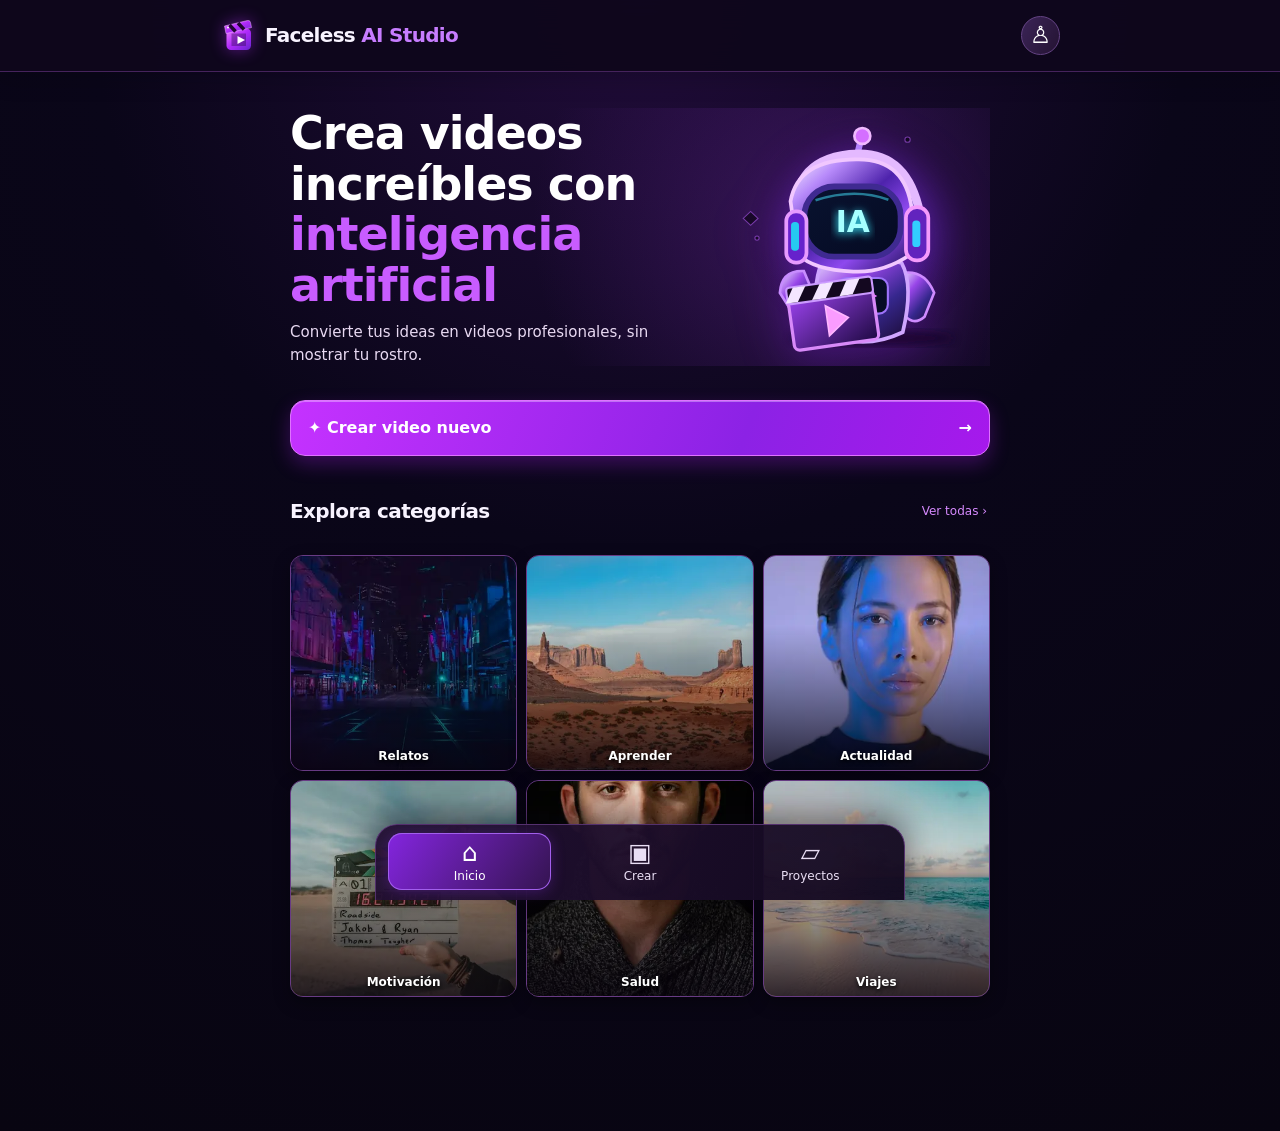
<file: index.html>
<!doctype html>
<html lang="es">
<head>
<meta charset="utf-8"><meta name="viewport" content="width=device-width,initial-scale=1,viewport-fit=cover">
<script>
/* Mantener scripts, estilos y assets en la raíz correcta al actualizar rutas internas. */
(function(){
 const path=location.pathname;
 const appRoot=path.startsWith('/faceless-ai-studio./')?'/faceless-ai-studio./':'/';
 const base=document.createElement('base');
 base.href=appRoot;
 document.head.append(base);
})();
</script>
<meta name="theme-color" content="#080b17"><meta name="description" content="Faceless AI Studio: planifica guiones y escenas y monta videos localmente en tu navegador.">
<title>Faceless AI Studio — Tu estudio creativo</title>
<link rel="stylesheet" href="styles/d1-gateway.css?v=1"><link rel="stylesheet" href="styles/scene-videos.css?v=1">
<style>
:root{color-scheme:dark;--bg:#090c18;--panel:#101527;--panel2:#151b30;--line:#26304a;--text:#f5f6ff;--muted:#929bb7;--violet:#ad17f8;--blue:#2468fb;--green:#48d9a9;--grad:linear-gradient(105deg,#bd18ee 0%,#8540fa 46%,#2878ff 100%)}
*{box-sizing:border-box}html{scroll-behavior:smooth}body{margin:0;background:var(--bg);color:var(--text);font-family:Inter,ui-sans-serif,system-ui,-apple-system,"Segoe UI",sans-serif;line-height:1.52}button,input,select,textarea{font:inherit}button{cursor:pointer}button:disabled{opacity:.5;cursor:not-allowed}button,input,select,textarea{outline-offset:3px}button:focus-visible,input:focus-visible,textarea:focus-visible,select:focus-visible{outline:2px solid #a86bff}a{color:#a88cff}h1,h2,h3,p{margin-top:0}h1{letter-spacing:-1.5px;font-weight:850;line-height:1.13}h2{letter-spacing:-.6px}h3{letter-spacing:-.3px}.container{width:min(1140px,calc(100% - 36px));margin-inline:auto}.topbar{height:76px;position:sticky;top:0;z-index:10;background:rgba(8,10,24,.93);backdrop-filter:blur(18px);border-bottom:1px solid #2a1747}.bar{display:flex;align-items:center;justify-content:space-between;gap:14px;height:100%}.brand{display:flex;align-items:center;gap:12px;min-width:0;white-space:nowrap;letter-spacing:-.3px;font-weight:850;font-size:19px}.brand span span{color:#bc92ff}.mark{display:grid;place-items:center;width:42px;height:42px;color:#cb82ff;border:2px solid #904af0;border-radius:12px;box-shadow:0 0 19px #8b2dfe44;font-size:22px}.nav{display:flex;gap:5px;align-items:center}.nav button,.tabs button{border:0;background:transparent;color:#afb8d0;padding:10px 15px;border-radius:10px;font-weight:740;white-space:nowrap}.nav button.selected{background:#25103e;color:white;box-shadow:inset 0 0 0 1px #6930a5}.nav button.cta.selected,.nav button.cta{background:var(--grad);color:white;box-shadow:0 6px 18px #8223e74b}.nav button.cta:not(.selected){background:#182037;color:#c2ccf9;box-shadow:none}.nav button:hover,.tabs button:hover{color:#fff}.main{padding-top:38px;padding-bottom:86px;min-height:calc(100vh - 160px)}.hidden{display:none!important}.btn{display:inline-flex;align-items:center;justify-content:center;gap:10px;border:1px solid #2b3655;padding:12px 18px;border-radius:12px;background:#1d2842;color:#ebefff;font-weight:780;text-decoration:none;min-height:44px}.btn:hover{filter:brightness(1.11)}.btn.primary{border:0;background:var(--grad);box-shadow:0 9px 25px #8525f43b;color:white}.btn.ghost{background:#171f33}.btn.outline{background:transparent;border:1px solid #47305d}.btn.small{font-size:13px;padding:8px 12px;min-height:36px}.btn.full{width:100%}.hero{position:relative;overflow:hidden;background:radial-gradient(ellipse at 47% 0%,#46115d77,transparent 55%),radial-gradient(ellipse at 87% 85%,#052f74aa,transparent 48%),#101023;border:1px solid #33204f;border-radius:24px;padding:62px 38px 44px;text-align:center;box-shadow:0 25px 60px #0003}.eyebrow{display:inline-flex;gap:9px;align-items:center;border:1px solid #66347f;background:#41105c55;border-radius:30px;padding:7px 15px;color:#d1afe8;font-size:13px}.hero h1{font-size:clamp(32px,5vw,54px);margin:24px auto 26px;max-width:780px}.accent{background:linear-gradient(100deg,#d59afd,#949cff);-webkit-background-clip:text;background-clip:text;color:transparent}.hero p{font-size:clamp(15px,2vw,19px);color:#bfc6dc;max-width:690px;margin:0 auto 30px}.hero .btn{padding:16px 28px}.hero .footnote{font-size:12px;color:#8591b1;margin-top:24px}.section-title{text-align:center;font-size:12px;color:#9297ac;text-transform:uppercase;letter-spacing:2px;font-weight:800;margin:46px 0 24px}.grid-4{display:grid;grid-template-columns:repeat(4,1fr);gap:16px}.mini,.card{background:var(--panel);border:1px solid var(--line);border-radius:17px;padding:22px}.mini{text-align:center}.mini strong{font-size:22px;display:block}.mini p{font-size:13px;color:var(--muted);margin:4px 0 0}.purple{color:#c878ff}.red{color:#f26e80}.blue{color:#70aaff}.feature-head{text-align:center;margin-top:38px}.feature-head h2{font-size:30px}.feature-head p{color:var(--muted)}.notice{border:1px solid #243c6b;background:#0c1730;border-radius:14px;padding:15px 18px;color:#b8c9ee;font-size:14px;margin:18px 0 28px}.notice b{color:#e4eeff}.screen-head{display:flex;align-items:flex-end;justify-content:space-between;gap:16px;margin-bottom:20px}.screen-head h1{font-size:31px;margin:0}.screen-head p{color:var(--muted);margin:4px 0 0}.form-card{border:1px solid #39204d;background:#0f1525;border-radius:22px;padding:32px;box-shadow:0 0 32px #460a7720}.field{margin:0 0 24px}label.group-label{display:block;font-weight:780;font-size:15px;margin-bottom:10px}label.group-label span{color:#be6dff}input[type=text],input[type=search],select,textarea,input[type=number]{width:100%;background:#0a1022;border:1px solid #2b3751;border-radius:12px;color:var(--text);padding:14px 15px}textarea{min-height:120px;resize:vertical}input::placeholder,textarea::placeholder{color:#727f9f}.options{display:grid;grid-template-columns:repeat(3,1fr);gap:12px}.option{border:1px solid #263450;background:#0a1020;border-radius:15px;padding:15px;text-align:left;color:#aebbd3;min-height:70px}.option b{color:#e6e9f5;display:block;font-size:15px}.option small{color:#7e89a6;font-size:12px}.option.on{border:2px solid #a435e8;padding:14px;background:#38105570;box-shadow:0 0 0 1px #4a207355,0 12px 24px #a023f916}.option.on b{color:#fff}.format-grid{display:grid;grid-template-columns:1fr 1fr;gap:12px}.generate{font-size:18px;padding:18px}.hint{font-size:12px;color:#7e88a6;text-align:center;margin:9px 0 0}.pill-row{display:flex;flex-wrap:wrap;gap:8px}.pill{font-size:12px;padding:5px 10px;border-radius:8px;border:1px solid #344158;color:#b7c6df;background:#1c273e}.pill.violet{background:#441451;border-color:#5d266d;color:#e6b5ff}.pill.blue{background:#183257;border-color:#225281;color:#a9cfff}.pill.green{background:#0d3938;border-color:#187568;color:#9cf1d4}.editor-hero{padding:24px;background:var(--panel);border:1px solid #39204d;border-radius:18px}.editor-top{display:flex;justify-content:space-between;gap:15px;align-items:flex-start}.editor-top h2{margin:10px 0 6px;font-size:25px}.editor-top p{color:var(--muted);margin:0}.actions{display:flex;flex-wrap:wrap;gap:8px;justify-content:flex-end}.editor-foot{display:flex;justify-content:space-between;gap:10px;flex-wrap:wrap;color:#8b98b1;border-top:1px solid #283048;padding-top:12px;margin-top:18px;font-size:13px}.tabs{background:#101527;border:1px solid #2b3450;border-radius:15px;display:flex;gap:6px;padding:6px;margin:22px 0;overflow-x:auto}.tabs button{flex:1}.tabs button.on{background:linear-gradient(110deg,#b612e9,#872af0);color:white}.detail{border:1px solid #42275e;background:linear-gradient(150deg,#251035,#111626);border-radius:19px;padding:24px;margin:16px 0}.detail h3{font-size:19px;margin:0 0 11px}.detail .quote{background:#35104f77;border:1px solid #652187;border-radius:13px;padding:17px;font-weight:720}.detail p{color:#a9b0c9}.scene-line{display:flex;justify-content:space-between;gap:15px;border-bottom:1px solid #2b3352;padding:14px 0}.scene-line:last-child{border-bottom:0}.time{color:#79b1ff;font-size:13px;white-space:nowrap}.projects-grid{display:grid;grid-template-columns:repeat(2,minmax(0,1fr));gap:18px;margin-top:28px}.project h3{font-size:18px;margin:12px 0 6px}.project p{font-size:14px;color:var(--muted)}.project .excerpt{background:#0b1020;border:1px solid #28334d;border-radius:12px;padding:12px;min-height:66px;font-style:italic}.project-bottom{display:flex;align-items:center;justify-content:space-between;gap:8px;margin-top:16px;padding-top:14px;border-top:1px solid #26314a}.searchrow{margin-top:20px}.empty{text-align:center;padding:50px 20px;border:1px dashed #354162;border-radius:18px;color:#9ca8c5}.smalltext{color:var(--muted);font-size:13px}.editbox{background:#0c1223;border:1px solid #30405d;padding:19px;border-radius:15px;margin-top:20px}.editbox .row{display:grid;grid-template-columns:1fr 140px;gap:10px}.video-workspace{display:grid;grid-template-columns:minmax(0,1fr) 270px;gap:22px;align-items:start}.upload{border:1px dashed #4d5473;border-radius:12px;padding:13px;background:#10192a}.upload input{max-width:100%;font-size:13px}.media-frame{background:#070c19;border:1px solid #28334d;border-radius:15px;padding:13px}.media-frame canvas,.media-frame video{display:block;aspect-ratio:9/16;width:min(100%,240px);height:auto;margin:0 auto;border-radius:8px;background:#070b17}.media-frame video{object-fit:contain;max-height:430px}.media-frame canvas.wide,.media-frame video.wide{aspect-ratio:16/9;width:min(100%,360px)}.media-controls{margin-top:15px;display:flex;gap:8px;flex-wrap:wrap}.warning{font-size:13px;color:#f4c38b}.status{min-height:25px;color:#b8c9e8;white-space:pre-wrap;font-size:14px}.download{display:inline-flex}.footer{border-top:1px solid #181f33;padding:25px 0 30px;text-align:center;font-size:13px;color:#77839f}.toast{position:fixed;bottom:20px;right:20px;max-width:min(400px,calc(100% - 40px));padding:14px 18px;border:1px solid #5a2a88;background:#24153d;color:#f4e8ff;border-radius:14px;box-shadow:0 12px 25px #0009;z-index:30}.selection-panel{display:flex;gap:8px;flex-wrap:wrap}.info-head{display:flex;align-items:center;gap:8px}.spec{font-size:12px;color:#aeb8d2}.sr-only{position:absolute;width:1px;height:1px;overflow:hidden;clip:rect(0,0,0,0)}
@media(max-width:850px){.video-workspace{grid-template-columns:1fr}.media-frame{max-width:450px}.grid-4{grid-template-columns:repeat(2,1fr)}.editor-top{flex-direction:column}.actions{justify-content:flex-start}}
@media(max-width:600px){.topbar{height:auto;min-height:65px}.bar{display:block;padding:12px 0}.brand{font-size:16px}.mark{width:34px;height:34px;font-size:18px}.nav{margin-top:12px;justify-content:space-between}.nav button{font-size:12px;padding:9px 11px;flex:1}.main{padding-top:20px}.hero{padding:45px 18px 33px;border-radius:19px}.hero h1{font-size:33px}.container{width:min(100% - 26px,1140px)}.options{grid-template-columns:repeat(2,1fr)}.format-grid{grid-template-columns:1fr}.form-card{padding:20px}.screen-head{align-items:flex-start}.screen-head h1{font-size:25px}.projects-grid{grid-template-columns:1fr}.editor-top h2{font-size:21px}.editor-hero,.detail{padding:17px}.tabs{gap:0}.tabs button{font-size:12px;padding:10px 9px}.editbox .row{grid-template-columns:1fr}.scene-line{flex-direction:column;gap:4px}.actions{width:100%}.actions .btn{flex:1}.grid-4{gap:9px}.mini{padding:16px 8px}.mini strong{font-size:19px}}
.record-panel{margin:12px 0 17px;padding:16px;border:1px solid #45406c;border-radius:14px;background:#17152b}.record-panel b{color:#e8d4ff}.record-panel .media-controls{margin-top:6px}.record-panel #stopMic{border-color:#873055;color:#ffb4cb}</style>
<link rel="stylesheet" href="styles/discover.css?v=8">
<link rel="stylesheet" href="styles/studio-dashboard.css?v=3">
<link rel="stylesheet" href="styles/editor.css?v=6"><link rel="stylesheet" href="styles/palette.css?v=1"><link rel="stylesheet" href="styles/stock-photos.css?v=2"><link rel="stylesheet" href="styles/manual-studio.css?v=1"><link rel="stylesheet" href="styles/video-progress.css?v=3">
<link rel="stylesheet" href="styles/faceless-final.css?v=5"><link rel="stylesheet" href="styles/faceless-pages.css?v=1"><link rel="stylesheet" href="styles/approved-mockup.css?v=1"><link rel="stylesheet" href="styles/reference-interiors.css?v=1"><link rel="stylesheet" href="styles/boceto-pantallas.css?v=2">
<link rel="stylesheet" href="styles/final-11-pantallas.css?v=5"><link rel="stylesheet" href="styles/final-hero-video.css?v=6">
<link rel="stylesheet" href="styles/editor-boceto-simple.css?v=1">
</head><body>
<header class="topbar"><div class="container bar"><div class="brand"><div class="mark">▣</div><span>FACELESS <span>AI STUDIO</span></span></div><nav class="nav" aria-label="Principal"><button data-route="home" class="selected">Inicio</button><button data-route="create" class="cta">Crear</button><button data-route="projects">Mis proyectos <span id="count"></span></button></nav></div></header>
<main class="container main">
<section id="home" class="screen"><div class="mode-cards"><a class="mode-card" href="crear-con-ia/" data-flow="ai"><span aria-hidden="true">🤖</span><h1>CREAR CON IA</h1><p>Genera imágenes, narración y tu video automáticamente.</p></a><a class="mode-card" href="editar-sin-ia/" data-flow="manual"><span aria-hidden="true">✂️</span><h1>EDITAR SIN IA</h1><p>Monta tu video con tus fotos, clips, audio y subtítulos.</p></a></div></section>
<section id="create" class="screen hidden"><div class="screen-head"><div><h1>✧ Crear nuevo proyecto</h1><p>Prepara las escenas de tu próximo video Faceless.</p></div></div><div class="form-card"><div class="notice" style="margin-top:0">✨ <b>Planificador sin conexión a IA:</b> genera una estructura editable gratuitamente. Luego puedes montar el video con tus imágenes y audio.</div><div class="field"><label class="group-label" for="topic">1. ¿De qué tratará tu video? <span>*</span></label><textarea id="topic" placeholder="Ej.: 5 misterios sin resolver del fondo del océano" rows="3"></textarea></div><div class="field"><div class="group-label">2. ¿Dónde lo publicarás? <span>*</span></div><div class="options" id="platformOpts"></div></div><div class="field"><div class="group-label">3. Duración aproximada <span>*</span></div><div class="options" id="durationOpts"></div></div><div class="field"><div class="group-label">4. Estilo narrativo <span>*</span></div><div class="options" id="styleOpts"></div></div><div class="field"><div class="group-label">5. Formato de pantalla <span>*</span></div><div class="format-grid" id="formatOpts"></div></div><button class="btn primary full generate" id="generate">✧ Preparar guion y escenas</button><p class="hint">Guarda y edita el borrador a tu gusto. No consume créditos.</p></div></section>
<section id="discover" class="screen hidden"></section>
<section id="projects" class="screen hidden"><div class="screen-head"><div><h1><span class="purple">▱</span> Mis proyectos</h1><p>Tus guiones y escenas guardados localmente en este dispositivo.</p></div><button class="btn primary" data-route="discover">⊕ Nuevo video</button></div><div class="notice">♧ <b>Almacenamiento local.</b> Tus guiones se guardan en este navegador, pero pueden desaparecer si borras los datos del navegador. Descarga una copia JSON para respaldarlos. Las fotos y voces generadas se guardan en este navegador. Descárgalas como respaldo; los archivos subidos manualmente deben volver a cargarse.</div><div class="searchrow"><input type="search" id="search" placeholder="⌕ Buscar por título, tema, estilo o plataforma..."></div><div class="projects-grid" id="projectsList"></div></section>
<section id="editor" class="screen hidden"><button type="button" class="btn small flow-back" data-route="home">← Volver al inicio</button><div class="notice" id="editBanner">Editando proyecto guardado</div><div class="editor-hero"><div class="editor-top"><div><div class="pill-row" id="editorPills"></div><h2 id="editorTitle"></h2><p id="editorTopic"></p></div><div class="actions"><button class="btn small" id="toggleEdit">✎ Editar guion</button><button class="btn small" id="copyAll">▢ Copiar todo</button><button class="btn small" id="exportJson">☁ Respaldo</button><button class="btn small primary" id="saveProject" aria-label="Guardar proyecto" title="Guardar proyecto">✓</button></div></div><div class="editor-foot"><span>♧ Almacenamiento local: sin servidor</span><span id="sceneTotal"></span></div><div class="editbox hidden" id="editBox"><label class="group-label" for="editTitle">Título del proyecto</label><input id="editTitle" type="text"><label class="group-label" for="editNarration" style="margin-top:13px">Narración completa (puedes modificarla)</label><textarea id="editNarration" rows="5"></textarea><p class="smalltext">Cada escena es editable en la pestaña Escenas. Después de modificar el texto, pulsa Guardar.</p></div></div><div class="tabs" role="tablist"><button data-tab="summary" class="on">Resumen</button><button data-tab="narration">Narración</button><button data-tab="scenes">Escenas</button><button data-tab="subs">Subtítulos</button><button data-tab="video">Video</button></div><div id="tabBody"></div></section>
</main><footer class="footer">FACELESS AI STUDIO · De la idea al video.</footer><div class="toast hidden" id="toast" role="status"></div>
<script>
'use strict';
const $=id=>document.getElementById(id),escapeHtml=s=>String(s??'').replace(/[&<>"']/g,ch=>({'&':'&amp;','<':'&lt;','>':'&gt;','"':'&quot;',"'":'&#39;'}[ch]));
const storeKey='faceless-studio-pro-projects-v1';
const options={platform:[['TikTok','🎵','Videos cortos'],['Shorts','▶','YouTube'],['Reels','◎','Instagram'],['Facebook','▣','Videos sociales']],duration:[[30,'30 s','Corto'],[60,'60 s','Mediano'],[120,'120 s','Largo']],style:[['Misterio','🔦','Suspenso e intriga'],['Historia','📜','Narración cronológica'],['Curiosidades','🧠','Datos sorprendentes'],['Motivación','⚡','Inspiración y energía'],['Noticias','📰','Ágil y actual'],['Educativo','🎓','Didáctico y claro']],format:[['9:16','▯','Vertical — TikTok, Reels, Shorts'],['16:9','▭','Horizontal — YouTube, Facebook']]};
let choice={platform:'TikTok',duration:30,style:'Misterio',format:'9:16'};let projects=[];let activeId=null;let tab='summary',showEditor=false;let imgs=[],audioFile=null,previewURL=null,previewTimer=null,rendering=false;let micRecorder=null,micStream=null,micURL=null;
const generatedVoiceByProject=new Map();let audioFileProjectId=null,previewAudio=null,previewAudioURL=null;
try{projects=JSON.parse(localStorage.getItem(storeKey)||'[]');if(!Array.isArray(projects))projects=[]}catch{projects=[]}
function toast(msg){const el=$('toast');el.textContent=msg;el.classList.remove('hidden');clearTimeout(toast.timer);toast.timer=setTimeout(()=>el.classList.add('hidden'),3200)}
function persist(){try{localStorage.setItem(storeKey,JSON.stringify(projects));$('count').textContent=projects.length?'('+projects.length+')':'';return true}catch{toast('No se pudo guardar. Libera espacio del navegador.');return false}}
function selected(name,val){choice[name]=val;renderOpts()}
function renderOpts(){for(const key of ['platform','duration','style','format']){const el=$(key+'Opts');el.innerHTML=options[key].map(row=>{const [value,a,b]=row;const on=choice[key]===value;const d=key==='duration';const title=d?(a+' — '+b):(key==='format'?b:value);const secondary=d?'':(key==='format'?a+' · ':a+' ')+(key==='platform'||key==='style'?b:'');return `<button type="button" class="option ${on?'on':''}" data-kind="${key}" data-choice="${escapeHtml(value)}" aria-pressed="${on}"><b>${title}</b><small>${escapeHtml(secondary)}</small></button>`}).join('')}}
renderOpts();persist();
function facelessIsWorking(){return Boolean(window.facelessProductionBusy||window.facelessMediaBusy||rendering||(typeof facelessImageRunning!=='undefined'&&facelessImageRunning)||(typeof facelessVoiceBusy!=='undefined'&&facelessVoiceBusy))}
function route(name){if(facelessIsWorking()){toast('Espera a que termine la generación o pulsa Detener.');return}if(name==='home')window.facelessHomeURL?.();document.body.dataset.screen=name;document.body.classList.toggle('studio-mode',name==='discover');document.body.classList.toggle('editor-mode',name==='editor');if(name!=='editor')stopPreview();if(name!=='editor'&&micRecorder?.state==='recording')stopMicrophoneRecording();for(const el of document.querySelectorAll('.screen'))el.classList.toggle('hidden',el.id!==name);document.querySelectorAll('[data-route]').forEach(el=>el.classList.toggle('selected',el.dataset.route===name));if(name==='discover')window.facelessShowStudioMenu?.();if(name==='projects'){renderProjects();window.facelessRenderProjectCovers?.()}if(name==='editor')renderEditor();window.scrollTo({top:0,behavior:'instant'})}
document.addEventListener('click',ev=>{const opt=ev.target.closest('[data-choice]');if(opt){let val=opt.dataset.choice;selected(opt.dataset.kind,opt.dataset.kind==='duration'?Number(val):val);return}const rt=ev.target.closest('[data-route]');if(rt){route(rt.dataset.route)}});
function sceneTemplates(topic,style,index,count){const clean=topic.replace(/\s+/g,' ').replace(/[.!?]+$/,'').trim();const starters={Misterio:['Hay algo inquietante que casi nadie menciona.','Las primeras pistas despiertan más preguntas que respuestas.','Lo sorprendente aparece cuando observamos los detalles.','Una teoría popular no cuenta toda la historia.','La última pregunta sigue sin respuesta clara.'],Historia:['Todo empieza con un contexto que vale la pena conocer.','Después ocurrió un cambio importante.','Los protagonistas tuvieron que decidir qué hacer.','La situación avanzó de una manera inesperada.','Su impacto todavía se recuerda.'],Curiosidades:['El primer dato puede sorprenderte.','El siguiente detalle es todavía más interesante.','La explicación tiene una parte poco conocida.','Hay un hecho que suele pasarse por alto.','Y el último dato merece atención.'],Motivación:['Todo cambio empieza con una decisión pequeña.','La constancia importa más que la perfección.','Los obstáculos también enseñan.','Cada paso aporta experiencia.','Lo importante es continuar avanzando.'],Noticias:['Primero, revisemos qué se sabe con certeza.','Después, veamos qué información falta confirmar.','Hay diferentes puntos de vista que conviene contrastar.','El contexto ayuda a entender la situación.','Consulta fuentes actualizadas antes de compartir conclusiones.'],Educativo:['Primero definamos la idea principal.','Veamos un ejemplo sencillo.','Ahora entendamos por qué funciona así.','Este detalle suele generar dudas.','Resumamos los puntos esenciales.']};const stems=starters[style]||starters.Educativo; if(index===0)return `Hoy exploramos ${clean.toLowerCase()}. ${stems[0]}`;if(index===count-1)return `${stems[4]} ¿Qué opinas sobre ${clean.toLowerCase()}?`;return stems[Math.min(index,3)]+' Relacionémoslo con el tema central.'}
function generate(){const topic=$('topic').value.trim();if(topic.length<5){toast('Escribe un tema de al menos cinco caracteres.');$('topic').focus();return}const duration=Number(choice.duration),count=duration===30?5:duration===60?8:12,base=Math.floor(duration/count),extra=duration%count;let cursor=0;const scenes=Array.from({length:count},(_,i)=>{const d=base+(i<extra?1:0),text=sceneTemplates(topic,choice.style,i,count),s={time:cursor,duration:d,text,prompt:`Imagen para ${topic}. Escena ${i+1}: ${text} Estilo visual ${choice.style.toLowerCase()}, composición cinematográfica ${choice.format}, sin letras ni marcas de agua.`};cursor+=d;return s});const proj={creationFlow:window.facelessFlow||'ai',id:String(Date.now())+Math.random().toString(36).slice(2,7),topic,title:topic.charAt(0).toUpperCase()+topic.slice(1),...choice,date:new Date().toISOString(),scenes,narration:scenes.map(s=>s.text).join('\n'),hook:scenes[0].text};projects.unshift(proj);if(!persist())return;activeId=proj.id;tab='summary';showEditor=false;resetMedia();route('editor');toast('Borrador creado. Revisa el texto antes de publicar.')}
$('generate').onclick=generate;
function current(){return projects.find(p=>p.id===activeId)}
function fmt(t){t=Math.max(0,Math.floor(Number(t)||0));return String(Math.floor(t/60)).padStart(2,'0')+':'+String(t%60).padStart(2,'0')}
function saveFromEditor(){if(facelessIsWorking())return;const p=current();if(!p)return;p.title=$('editTitle').value.trim()||p.title;const updated=$('editNarration').value.trim();if(showEditor&&updated&&updated!==p.narration)applyNarrationToScenes(p,updated);p.hook=p.scenes[0]?.text||p.hook;p.date=new Date().toISOString();persist();showEditor=false;renderEditor();toast('Proyecto guardado.')}
function renderEditor(){const p=current();if(!p){route('projects');return} $('editBanner').textContent='Editando proyecto guardado: '+p.title;$('editorTitle').textContent=p.title;$('editorTopic').textContent='Tema base: '+p.topic;$('editorPills').textContent=`${p.style} ${Number(p.duration.toFixed(1))}s • ${p.format}`;$('sceneTotal').textContent=`Suma de escenas: ${p.scenes.reduce((a,s)=>a+s.duration,0)}s / ${p.duration}s`;$('editBox').classList.toggle('hidden',!showEditor);$('editTitle').value=p.title;$('editNarration').value=p.narration;document.querySelectorAll('[data-tab]').forEach(b=>b.classList.toggle('on',b.dataset.tab===tab));renderTab()}
$('toggleEdit').onclick=()=>{if(facelessIsWorking())return;showEditor=!showEditor;renderEditor()};$('saveProject').onclick=saveFromEditor;
document.querySelectorAll('[data-tab]').forEach(el=>el.onclick=()=>{if(facelessIsWorking())return;if(micRecorder?.state==='recording')stopMicrophoneRecording();tab=el.dataset.tab;document.querySelectorAll('[data-tab]').forEach(x=>x.classList.toggle('on',x===el));renderTab()});
async function copy(text){try{await navigator.clipboard.writeText(text);toast('Copiado al portapapeles')}catch{toast('Tu navegador no permite copiar automáticamente.')}}
function combined(p){return [p.title,'TEMA: '+p.topic,'','NARRACIÓN:',p.narration,'','ESCENAS:',...p.scenes.map((s,i)=>`${i+1}. [${fmt(s.time)} - ${fmt(s.time+s.duration)}] ${s.text}\nVisual: ${s.prompt}`)].join('\n')}
$('copyAll').onclick=()=>{const p=current();if(p)copy(combined(p))};
function downloadBlob(blob,filename){const url=URL.createObjectURL(blob),a=document.createElement('a');a.href=url;a.download=filename;document.body.appendChild(a);a.click();a.remove();setTimeout(()=>URL.revokeObjectURL(url),120000)}
function jsonDownload(p){downloadBlob(new Blob([JSON.stringify(p,null,2)],{type:'application/json'}),'faceless-proyecto-'+p.id+'.json')}
$('exportJson').onclick=()=>{const p=current();if(p)jsonDownload(p)};

function applyNarrationToScenes(p,raw){
 // First respect paragraphs and sentence endings; fallback to groups of words.
 let phrases=raw.split(/(?<=[.!?¡¿;])\s+|\n+/u).map(s=>s.trim()).filter(Boolean);
 const target=p.duration===30?5:p.duration===60?8:12;
 if(phrases.length<2){const words=raw.split(/\s+/),size=Math.max(5,Math.ceil(words.length/Math.min(target,Math.ceil(words.length/5))));phrases=[];for(let j=0;j<words.length;j+=size)phrases.push(words.slice(j,j+size).join(' '))}
 const count=Math.min(target,phrases.length),groups=Array.from({length:count},()=>[]);
 // Group sentences in order to distribute them without dropping any text.
 for(let i=0;i<phrases.length;i++)groups[Math.min(count-1,Math.floor(i*count/phrases.length))].push(phrases[i]);
 let time=0;
 p.scenes=groups.map((group,i)=>{const duration=i===count-1?p.duration-time:p.duration/count,text=group.join(' ').trim();const scene={time,duration,text,prompt:`Escena ${i+1} sobre ${p.topic}: ${text}. Estilo ${p.style}, formato ${p.format}, sin texto incrustado.`};time+=duration;return scene});
 p.narration=raw;p.hook=p.scenes[0]?.text||'';p.date=new Date().toISOString();
}

function splitNarrationIntoScenes(){
 const p=current();if(!p||facelessIsWorking())return;
 const raw=$('autoScript')?.value.trim()||'';
 if(raw.length<20){toast('Escribe un guion de al menos 20 caracteres.');return}
 applyNarrationToScenes(p,raw);
 persist();tab='scenes';renderEditor();toast('Escenas y subtítulos preparados con tus palabras.');
}

function renderResearchSources(project,root){
 if(project.showSources===false||!Array.isArray(project.sources)||!project.sources.length)return;
 const section=document.createElement('section');
 section.className='detail';
 const h=document.createElement('h3');h.textContent='🔎 Fuentes del contenido';
 section.appendChild(h);
 const desc=document.createElement('p');
 const stamp=project.sourceCheckedAt?new Date(project.sourceCheckedAt).toLocaleString('es'):'sin fecha registrada';
 desc.textContent='Búsqueda exacta: '+(project.searchQuery||project.topic)+'. Consulta realizada: '+stamp+'. Comprueba las fechas de publicación y los datos antes de difundir noticias.';
 section.appendChild(desc);
 const list=document.createElement('ul');
 for(const source of project.sources){
   if(!source||typeof source.url!=='string')continue;
   try{const url=new URL(source.url);if(url.protocol!=='https:')continue;
     const item=document.createElement('li'),link=document.createElement('a');
     link.href=url.href;link.target='_blank';link.rel='noopener noreferrer';
     link.textContent=String(source.title||url.hostname).slice(0,130);
     item.appendChild(link);list.appendChild(item);
   }catch{}
 }
 section.appendChild(list);root.appendChild(section);
}
function renderTab(){if(window.facelessProductionBusy)return;window.facelessManualStudio?.destroy();window.facelessManualStudio=null;const p=current();if(!p)return;const container=$('tabBody');if(tab==='summary'){container.innerHTML=`<div class="detail"><h3>🔥 Gancho inicial</h3><p>Una introducción para captar la atención de tu audiencia.</p><div class="quote">“${escapeHtml(p.scenes[0]?.text||'')}”</div></div><div class="detail"><h3>✧ Tu estructura narrativa</h3><p>${(/^(Gemini|Groq|Hugging Face) /.test(p.aiProvider||''))?'Una IA generó este guion sobre tu búsqueda. Puedes comprobar el proveedor y los enlaces de las fuentes al final de este resumen. Revisa fechas y datos antes de publicar.':'Este borrador se ha preparado mediante plantillas locales; revisa y adapta los datos. No es texto generado con Gemini.'}</p><div class="pill-row"><span class="pill blue">${p.scenes.length} escenas</span><span class="pill">${p.duration} segundos</span><span class="pill green">Listo para editar</span></div></div>`;renderResearchSources(p,container)}else if(tab==='narration'){container.innerHTML=`<div class="detail"><h3>🎙 Narración completa</h3><p>Transforma automáticamente un texto que escribas o pegues en escenas con tiempos y subtítulos. No requiere API ni créditos.</p><label class="group-label" for="autoScript">Guion completo</label><textarea id="autoScript" rows="8">${escapeHtml(p.narration)}</textarea><div class="media-controls"><button class="btn primary" id="splitScript">✦ Crear escenas desde este guion</button><button class="btn small" id="copyNarration">▢ Copiar narración</button></div><p class="smalltext">Esto sustituye los textos de las escenas actuales en este proyecto. Las duraciones seguirán sumando ${p.duration} segundos.</p></div>`;$('copyNarration').onclick=()=>copy(p.narration);$('splitScript').onclick=()=>splitNarrationIntoScenes()}else if(tab==='scenes'){container.innerHTML=`<div class="detail"><h3>🎬 Escenas (${p.scenes.length})</h3><p>Edita cada escena. Los tiempos suman ${p.scenes.reduce((a,s)=>a+s.duration,0)} segundos.</p><div id="sceneForm">${p.scenes.map((s,i)=>`<div class="scene-line"><div style="flex:1"><div class="info-head"><b>Escena ${i+1}</b> <span class="time">${fmt(s.time)} — ${fmt(s.time+s.duration)} (${s.duration}s)</span></div><label class="sr-only" for="s${i}">Texto escena ${i+1}</label><textarea id="s${i}" data-scene="${i}" rows="2" style="min-height:84px;margin-top:9px">${escapeHtml(s.text)}</textarea><label class="sr-only" for="prompt${i}">Prompt escena ${i+1}</label><textarea id="prompt${i}" data-prompt="${i}" rows="2" style="min-height:77px;margin-top:7px">${escapeHtml(s.prompt)}</textarea></div></div>`).join('')}</div><button id="saveScenes" class="btn primary" style="margin-top:16px">✓ Guardar escenas</button></div>`;$('saveScenes').onclick=()=>{p.scenes.forEach((s,i)=>{s.text=$('s'+i).value.trim();s.prompt=$('prompt'+i).value.trim()});p.hook=p.scenes[0].text;p.narration=p.scenes.map(s=>s.text).join('\n');persist();renderEditor();toast('Escenas guardadas')}}else if(tab==='subs'){container.innerHTML=`<div class="detail"><h3>💬 Subtítulos por escenas</h3><p>${p.audioAlignment?.method==='speech'&&p.subtitleTextSignature===FacelessTiming.signature(p)?'Tiempos ajustados al audio reconocido.':'Tiempos estimados por escena. Puedes sincronizarlos con la voz desde Video.'} Se añaden al video durante el montaje.</p>${FacelessTiming.cues(p).map(s=>`<div class="scene-line"><span class="time">${fmt(s.start)} – ${fmt(s.end)}</span><span>${escapeHtml(s.text)}</span></div>`).join('')}<button class="btn small" id="copySubs" style="margin-top:15px">▢ Copiar subtítulos</button></div>`;$('copySubs').onclick=()=>copy(FacelessTiming.cues(p).map(s=>`[${fmt(s.start)} – ${fmt(s.end)}] ${s.text}`).join('\n'))}else if(tab==='video'){renderVideoTab(p)}}
function renderProjects(){const term=$('search').value.toLocaleLowerCase();let list=projects.filter(p=>(p.title+' '+p.topic+' '+p.platform+' '+p.style).toLocaleLowerCase().includes(term));$('projectsList').innerHTML=list.length?list.map(p=>`<article class="card project" data-cover-project="${escapeHtml(p.id)}"><div class="pill-row"><span class="pill violet">${escapeHtml(p.platform)}</span><span class="pill blue">${fmt(p.duration)}</span><span class="pill">${p.format}</span></div><h3>${escapeHtml(p.title)}</h3><p>Tema: ${escapeHtml(p.topic)}</p><div class="excerpt">“${escapeHtml((p.hook||'').slice(0,165))}”</div><p class="spec">${p.scenes.length} escenas · ${p.style} · ${new Date(p.date).toLocaleDateString('es')}</p><div class="project-bottom"><div class="selection-panel"><button class="btn small ghost" data-project="copy" data-id="${p.id}" title="Duplicar proyecto">⧉</button><button class="btn small ghost" data-project="download" data-id="${p.id}" title="Descargar copia JSON">↓ JSON</button><button class="btn small ghost" data-project="delete" data-id="${p.id}" title="Eliminar proyecto">⌫</button></div><button class="btn primary small" data-project="open" data-id="${p.id}">Abrir y editar →</button></div></article>`).join(''):'<div class="empty">Todavía no hay proyectos. Pulsa «Crear video» para comenzar.</div>'}
$('search').addEventListener('input',renderProjects);
$('projectsList').addEventListener('click',e=>{const b=e.target.closest('[data-project]');if(!b)return;const p=projects.find(p=>p.id===b.dataset.id);if(!p)return;const action=b.dataset.project;if(action==='open'){activeId=p.id;tab='summary';showEditor=false;resetMedia();route('editor')}else if(action==='download')jsonDownload(p);else if(action==='copy'){const duplicate=structuredClone(p);duplicate.id=String(Date.now())+Math.random().toString(36).slice(2,7);duplicate.title+=' (copia)';duplicate.date=new Date().toISOString();projects.unshift(duplicate);persist();renderProjects();toast('Proyecto duplicado')}else if(action==='delete'){if(confirm('¿Eliminar este proyecto del navegador? Esta acción no se puede deshacer.')){projects=projects.filter(x=>x.id!==p.id);persist();renderProjects();toast('Proyecto eliminado')}}});
function resetMedia(){stopPreview();if(micRecorder?.state==='recording')micRecorder.stop();stopMicTracks();imgs=[];audioFile=null;audioFileProjectId=null;previewURL=null;if(micURL){URL.revokeObjectURL(micURL);micURL=null}}
const canvas=document.createElement('canvas');canvas.width=540;canvas.height=960;const ctx=canvas.getContext('2d');
function wrapText(t,x,y,maxWidth,lineHeight,maxLines){let lines=[],current='';for(const word of t.split(/\s+/)){const next=current?current+' '+word:word;if(ctx.measureText(next).width>maxWidth && current){lines.push(current);current=word}else current=next}if(current)lines.push(current);lines.slice(0,maxLines).forEach((l,i)=>ctx.fillText(l,x,y+i*lineHeight))}
// Show the chosen story cover as a real moving image in scene one until an AI photo is ready.
const coverPreviewImages=new Map();
function fallbackCoverImage(p){
 const src=window.facelessCoverCache?.get(p.id);
 if(typeof src!=='string'||!src)return null;
 let item=coverPreviewImages.get(p.id);
 if(!item||item.src!==src){
  const img=new Image();
  item={src,img};coverPreviewImages.set(p.id,item);
  img.onload=()=>{
   if(current()?.id!==p.id||rendering)return;
   const view=$('previewCanvas');
   if(view&&!view.classList.contains('hidden')&&!previewTimer){
    drawFrame(0,0);view.getContext('2d').drawImage(canvas,0,0,view.width,view.height);
   }
  };
  img.onerror=()=>{if(coverPreviewImages.get(p.id)===item)coverPreviewImages.delete(p.id);};
  img.src=src;
 }
 return item.img.complete&&item.img.naturalWidth?item.img:null;
}
function drawFrame(index,seconds=0){
 const p=current();if(!p)return;
 const {width:w,height:h}=FacelessExport.dimensions(p,rendering);
 if(canvas.width!==w||canvas.height!==h){canvas.width=w;canvas.height=h}
 const photos=window.facelessSceneImages?.get(p.id);
 const sceneClip=window.FacelessSceneVideos?.sync(p,index,seconds,Boolean(rendering||previewTimer));
 const getImage=i=>i===index&&sceneClip?sceneClip:photos?.get(i)||(window.facelessFlow!=='manual'&&photos?.size===1?photos.values().next().value:null)||(imgs.length?imgs[i%imgs.length]:null)||(i===0?fallbackCoverImage(p):null);
 FacelessCinema.render(ctx,p,index,seconds,getImage,FacelessTiming.cues(p));
}
function safeMime(){return window.FacelessExport?FacelessExport.recordingMime(current()||{}):'';}
function updateAudioAttachmentUI(){
 const label=$('audioCount'),button=$('renderVideo');
 if(label)label.textContent=audioFile
   ?'✓ Narración añadida automáticamente al video: '+(audioFile.name||'grabación')
   :'Sin narración. Puedes generar voz IA, grabarla o subir un audio.';
 if(button)button.textContent=window.facelessFlow==='manual'?'Exportar mi video':'Crear y descargar video';
 const format=$('mediaFormatNote');if(format&&current()){const selected=FacelessExport.settings(current());format.textContent='Exportación: '+selected.height+'p · '+selected.format.toUpperCase();}
 window.facelessRefreshAudioAttachment?.();
}
function renderVideoTab(p){
 window.FacelessSceneVideos?.restore(p).catch(error=>console.warn('Clips de escena: '+error.message));
 if(audioFileProjectId!==p.id){audioFile=generatedVoiceByProject.get(p.id)||null;audioFileProjectId=p.id}
 const mime=safeMime(Boolean(audioFile)),ext=mime.startsWith('video/mp4')?'MP4':mime?'WebM':'No disponible';
 $('tabBody').innerHTML=`<div class="detail"><h3>✦ Video automático sin créditos</h3><p>La aplicación crea <b>fondos animados para cada escena</b> sin necesidad de imágenes. Si subes fotos, las utilizará en su lugar. Agrega audio o graba tu narración con el micrófono del Android.</p>
 <div class="video-workspace"><div>
 <div class="notice" style="margin-top:0"><b>Fondos automáticos activados</b> · ${p.scenes.length} escenas · ${p.duration} segundos. Son gráficos diseñados con código, no imágenes generadas con IA.</div>
 <div class="media-upload-group"><span class="media-upload-heading">Tus fotografías <small>Opcional</small></span><input type="file" id="images" accept="image/*" multiple hidden aria-label="Seleccionar fotografías"><button type="button" id="pickOwnPhotos" class="media-upload-trigger"><span class="media-upload-icon" aria-hidden="true"><svg viewBox="0 0 24 24" fill="none" stroke="currentColor" stroke-width="1.5"><rect x="3" y="3" width="18" height="18" rx="4"/><circle cx="8.5" cy="8.5" r="1.5"/><path d="m4 17 5-5 4 4 3-3 5 5"/></svg></span><span class="media-upload-copy"><strong>Añadir mis fotos</strong><small>Elige una o varias de tu galería</small></span><span class="media-upload-plus" aria-hidden="true">+</span></button></div>
 <p class="smalltext" id="imageCount">Añade fotos a las escenas. Puedes cambiarlas o quitarlas por separado.</p><div id="manualPhotoSlots" class="media-photo-slots" hidden></div>
 <div class="media-upload-group"><span class="media-upload-heading">Tu narración <small>Opcional</small></span><input type="file" id="audio" accept="audio/*" hidden aria-label="Seleccionar archivo de audio"><button type="button" id="pickOwnAudio" class="media-upload-trigger media-upload-audio"><span class="media-upload-icon" aria-hidden="true"><svg viewBox="0 0 24 24" fill="none" stroke="currentColor" stroke-width="1.5"><rect x="9" y="3" width="6" height="12" rx="3"/><path d="M5 10v2a7 7 0 0 0 14 0v-2M12 19v3M8 22h8"/></svg></span><span class="media-upload-copy"><strong>Añadir mi audio</strong><small>Sube la grabación de tu narración</small></span><span class="media-upload-plus" aria-hidden="true">+</span></button></div><p class="smalltext" id="audioCount">Sin audio: puedes grabar tu voz abajo.</p>
 <div id="audioAttachment" class="audio-attachment" hidden><b id="audioFileName">No hay audio añadido</b><audio id="uploadedAudioPlayer" controls hidden style="width:100%;margin-top:12px"></audio><div class="media-controls"><button type="button" class="btn small outline" id="removeAudio" disabled>Quitar audio</button><button type="button" class="btn small" id="syncAudio" disabled>Sincronizar con IA</button></div><p class="smalltext">La IA escucha el audio en este dispositivo y ajusta el guion y los cambios de foto a la voz. La primera vez descarga el modelo y necesita conexión; no sube tu audio. Puede tardar varios minutos en Android. La grabación se analiza al detenerla. Revisa los tiempos; puedes corregirlos manualmente.</p></div><p id="audioSyncStatus" class="status media-sync-status" aria-live="polite"></p>
 <div class="record-panel"><b>🎙 Grabar narración desde el teléfono</b><p class="smalltext" style="margin:5px 0 8px">Pulsa Grabar, permite usar el micrófono y lee tu guion. Pulsa Detener al terminar. La grabación queda disponible en esta sesión.</p>
 <div class="media-controls"><button class="btn small" id="startMic">● Grabar voz</button><button class="btn small" id="stopMic" disabled>■ Detener</button></div><p id="micStatus" class="status">Micrófono listo, sujeto al permiso del navegador.</p><audio id="micPlayback" controls class="hidden" style="width:100%"></audio></div>
 <div id="mediaFormatNote" class="notice" style="margin-bottom:12px"><b>Formato de tu navegador:</b> ${ext}. ${ext==='WebM'?'La conversión a MP4 requiere una herramienta adicional.':''}</div>
 <p class="smalltext">La narración IA se incorpora al video y se escucha en la vista previa. Las fotos y voces generadas se recuperan al volver a abrir el proyecto en este navegador.</p>
 <div class="media-controls"><button class="btn small" id="previewVideo">▶ Vista previa</button><button class="btn primary" id="renderVideo" ${mime?'':'disabled'}>⬇ Crear y descargar video</button></div><p id="renderStatus" class="status" aria-live="polite"></p><div class="media-controls" id="downloadArea"></div></div>
 <div class="media-frame"><canvas id="previewCanvas" width="${p.format==='16:9'?960:540}" height="${p.format==='16:9'?540:960}" class="${p.format==='16:9'?'wide':''}"></canvas><video id="videoResult" controls playsinline class="hidden ${p.format==='16:9'?'wide':''}"></video><p class="smalltext" style="text-align:center;margin:8px 0 0">Vista previa ${p.format} · ${Number(p.duration.toFixed(1))} segundos</p></div></div></div>`;
 const view=$('previewCanvas'),updateView=()=>{if(window.facelessManualStudio?.projectId===p.id){window.facelessManualStudio.redraw();return;}drawFrame(0);view.getContext('2d').drawImage(canvas,0,0,view.width,view.height)};
 if(window.facelessFlow!=='manual'){mountAIPhotoControls(p,updateView);mountAIVoiceControls(p);mountFacelessProduction(p);}
 window.facelessMountMediaEditor(p,updateView);
 if(window.facelessFlow==='manual')window.facelessMountStockPhotos?.(p,updateView);
 $('startMic').onclick=startMicrophoneRecording;$('stopMic').onclick=stopMicrophoneRecording;
 updateView();
 updateAudioAttachmentUI();
 $('previewVideo').onclick=()=>{
   if(window.facelessMediaBusy||rendering)return;
   if(previewTimer){stopPreview();$('previewVideo').textContent='Vista previa';return}
   stopPreview();
   $('videoResult').pause();
   $('videoResult').classList.add('hidden');
   view.classList.remove('hidden');
   const start=performance.now(),duration=p.duration*1000;
   if(audioFile&&audioFileProjectId===p.id){
     previewAudioURL=URL.createObjectURL(audioFile);
     const player=document.createElement('audio');
     player.controls=true;
     player.preload='auto';
     player.setAttribute('aria-label','Audio de la vista previa');
     player.style.cssText='display:block;width:100%;margin-top:12px';
     player.src=previewAudioURL;
     player.volume=FacelessSceneEdit.volume(p);
     view.after(player);
     previewAudio=player;
     player.play().catch(()=>{
       if(previewAudio===player)player.setAttribute('aria-label','Pulsa reproducir para activar el audio de la vista previa');
     });
   }
   window.facelessPlayOwnVideo?.().catch(error=>toast(error.message));
   const tick=()=>{
     const elapsed=performance.now()-start;
     const audio=previewAudio;
     const audioClock=audio&&!audio.error&&(!audio.paused&&audio.currentTime>0||audio.ended);
     const time=audioClock?audio.currentTime:elapsed/1000;
     const sec=Math.max(0,Math.min(p.duration-0.01,time));
     drawFrame(FacelessTiming.sceneAt(p,sec),sec);
     view.getContext('2d').drawImage(canvas,0,0,view.width,view.height);
     if(audioClock?!audio.ended:elapsed<duration)previewTimer=requestAnimationFrame(tick);
     else stopPreview();
   };
   previewTimer=requestAnimationFrame(tick);
   $('previewVideo').textContent='Detener vista previa';
 };
 $('renderVideo').onclick=renderVideo;
 window.facelessCompactVideoEditor?.(p);
}
async function startMicrophoneRecording(){
 const recordingProjectId=activeId;const status=$('micStatus');if(micRecorder&&micRecorder.state==='recording')return;
 if(!navigator.mediaDevices?.getUserMedia||!window.MediaRecorder){status.textContent='El navegador no admite grabar micrófono aquí. Prueba Chrome en HTTPS.';return}
 try{
  micStream=await navigator.mediaDevices.getUserMedia({audio:{echoCancellation:true,noiseSuppression:true}});
  const type=['audio/webm;codecs=opus','audio/webm','audio/mp4'].find(t=>MediaRecorder.isTypeSupported(t))||'';
  micRecorder=type?new MediaRecorder(micStream,{mimeType:type}):new MediaRecorder(micStream);
  const chunks=[];micRecorder.ondataavailable=e=>{if(e.data.size)chunks.push(e.data)};
  micRecorder.onstop=()=>{if(activeId!==recordingProjectId){stopMicTracks();return}const realtype=micRecorder?.mimeType||type||'audio/webm',blob=new Blob(chunks,{type:realtype});if(blob.size){audioFile=blob;audioFileProjectId=activeId;generatedVoiceByProject.delete(activeId);if(micURL)URL.revokeObjectURL(micURL);micURL=URL.createObjectURL(blob);const play=$('micPlayback');if(play){play.src=micURL;play.classList.remove('hidden')}const n=$('audioCount');if(n)n.textContent='✓ Narración grabada en este dispositivo y lista para incluir en el video.';if(status)status.textContent='Narración lista. Escúchala y luego crea tu video.';window.facelessAttachManualAudio?.(new File([blob],'grabacion-'+recordingProjectId+'.webm',{type:realtype}))}else if(status)status.textContent='La grabación está vacía. Inténtalo de nuevo.';stopMicTracks();};
  micRecorder.onerror=()=>{status.textContent='Error al grabar audio.';stopMicTracks()};
  micRecorder.start(500);$('startMic').disabled=true;$('stopMic').disabled=false;status.textContent='● Grabando... lee tu guion y pulsa Detener al terminar.';
 }catch(e){stopMicTracks();status.textContent=e?.name==='NotAllowedError'?'Permiso de micrófono denegado. Actívalo en Chrome.':'No se pudo abrir el micrófono: '+(e.message||'error')}
}
function stopMicTracks(){if(micStream){micStream.getTracks().forEach(t=>t.stop());micStream=null}const a=$('startMic'),b=$('stopMic');if(a)a.disabled=false;if(b)b.disabled=true}
function stopMicrophoneRecording(){if(micRecorder?.state==='recording'){micRecorder.stop();$('micStatus').textContent='Procesando grabación...';}else stopMicTracks()}
function stopPreview(){window.facelessOnPreviewStopped?.();window.facelessStopOwnVideo?.();window.FacelessSceneVideos?.pause();const previewButton=$('previewVideo');if(previewButton)previewButton.textContent='▶ Vista previa';if(previewTimer)cancelAnimationFrame(previewTimer);previewTimer=null;if(previewAudio){previewAudio.pause();previewAudio.removeAttribute('src');previewAudio.remove();previewAudio=null}if(previewAudioURL){URL.revokeObjectURL(previewAudioURL);previewAudioURL=null}}
async function renderVideo({format,onVisibility,onProgress}={}){
 if(rendering||window.facelessMediaBusy)return false;
 const p=current(),status=$('renderStatus'),btn=$('renderVideo');if(!p)return false;
 const report=message=>{status.textContent=message;onProgress?.(message);};
 stopPreview();rendering=true;window.facelessExportCancelled=false;
 const controls=[...document.querySelectorAll('button,input,select,textarea')].filter(el=>!el.closest('.video-progress')&&!['productionStop','cancelVideoExport'].includes(el.id)).map(el=>[el,el.disabled]);controls.forEach(([el])=>el.disabled=true);
 const cancel=$('cancelVideoExport');if(cancel){cancel.hidden=false;cancel.disabled=false;}
 let stream,rec,audioCtx,audioSource,audioStartedAt=0,raf=null,wakeLock,abortVisibility;
 try{
   const AudioContextImpl=window.AudioContext||window.webkitAudioContext;
   if(AudioContextImpl){audioCtx=window.facelessProductionAudioContext||new AudioContextImpl();await audioCtx.resume();}
   await facelessRestoreMedia(p);
   await window.FacelessSceneVideos?.restore(p);
   const missingClip=p.scenes.findIndex((scene,index)=>scene.clipName&&!window.FacelessSceneVideos?.record(p,index));
   if(missingClip!==-1)throw Error('Falta el video guardado de la escena '+(missingClip+1)+'. Vuelve a subirlo antes de exportar.');
   if(audioFile){status.textContent='Sincronizando voz, subtítulos e imágenes con IA…';await window.facelessEnsureAudioSync?.();
    if(!['speech','manual','tts-segments','tts-estimated'].includes(p.audioAlignment?.method)||p.subtitleTextSignature!==FacelessTiming.signature(p))throw Error('Sincroniza el audio con IA antes de exportar.');}
   const exportProject=format?{...p,exportFormat:format}:p;
   const withAudio=Boolean(audioFile),mime=FacelessExport.recordingMime(exportProject),profile=FacelessExport.settings(exportProject);
   if(!mime||!canvas.captureStream)throw Error('Este navegador no permite grabar video. Usa Chrome actualizado.');
   try{wakeLock=await navigator.wakeLock?.request('screen');}catch{}
   $('downloadArea').replaceChildren();status.textContent='Preparando '+profile.height+'p con '+(withAudio?'audio sincronizado':'subtítulos')+'…';
   drawFrame(0,0);stream=canvas.captureStream(30);
   if(!stream.getVideoTracks().length)throw Error('No se pudo capturar la imagen del video.');
   if(withAudio){
     if(!AudioContextImpl)throw Error('Este navegador no admite audio combinado. Usa Chrome actualizado.');
     await audioCtx.resume();
     const pcm=await audioCtx.decodeAudioData((await audioFile.arrayBuffer()).slice(0));
     if(!pcm?.length||!pcm.duration)throw Error('El audio está vacío.');
     const dest=audioCtx.createMediaStreamDestination();audioSource=audioCtx.createBufferSource();audioSource.buffer=pcm;const gain=audioCtx.createGain();gain.gain.value=FacelessSceneEdit.volume(p);audioSource.connect(gain);gain.connect(dest);
     for(const track of dest.stream.getAudioTracks())stream.addTrack(track);
     if(!stream.getAudioTracks().length)throw Error('No se pudo adjuntar el audio al video.');
   }
   const chunks=[];rec=new MediaRecorder(stream,{mimeType:mime,videoBitsPerSecond:profile.bitrate,audioBitsPerSecond:192000});
   rec.ondataavailable=e=>{if(e.data.size)chunks.push(e.data);};
   let failRecorder;
   const completion=new Promise((resolve,reject)=>{rec.onstop=resolve;rec.onerror=e=>{const error=Error(e?.error?.message||'Falló la grabación. Prueba 720p.');failRecorder?.(error);reject(error);};});completion.catch(()=>{});
   await window.facelessPlayOwnVideo?.();rec.start(1000);
   if(audioSource){audioStartedAt=audioCtx.currentTime;audioSource.start(audioStartedAt);}
   const duration=p.duration*1000,startTime=performance.now();
   await new Promise((resolve,reject)=>{
     let pausedAt=null,pausedTotal=0,transition=Promise.resolve();
     const ownVideo=window.facelessOwnVideo?.();
     failRecorder=reject;
     abortVisibility=()=>{
       const hidden=document.hidden;
       // Pause capture before yielding so the hidden page cannot record a frozen frame.
       if(hidden&&pausedAt===null&&rec.state==='recording'){
         pausedAt=performance.now();
         rec.pause();
         ownVideo?.pause();window.facelessPauseHeroVideo?.();
         status.textContent='Montaje pausado. Vuelve a esta pestaña para continuar.';
         if(typeof onVisibility==='function')onVisibility(true);
         transition=transition.then(()=>audioSource?audioCtx.suspend():undefined);
       }
       if(!hidden&&pausedAt!==null){
         transition=transition.then(async()=>{
           if(document.hidden||rec.state!=='paused')return;
           if(audioSource)await audioCtx.resume();
           if(document.hidden){if(audioSource)await audioCtx.suspend();return;}
           pausedTotal+=performance.now()-pausedAt;
           pausedAt=null;
           rec.resume();
           if(ownVideo)await ownVideo.play();
           await window.facelessResumeHeroVideo?.();
           if(typeof onVisibility==='function')onVisibility(false);
         });
       }
       transition.catch(reject);
     };
     document.addEventListener('visibilitychange',abortVisibility);
     abortVisibility();
     const tick=now=>{
      try{
       if(window.facelessExportCancelled||(window.facelessProductionBusy&&window.facelessProductionCancelled))throw Error('Exportación detenida. Tus archivos siguen guardados.');
       if(pausedAt!==null){raf=requestAnimationFrame(tick);return;}
       const elapsed=Math.min(duration,Math.max(0,audioSource?(audioCtx.currentTime-audioStartedAt)*1000:now-startTime-pausedTotal));
       const sec=Math.min(p.duration-0.001,elapsed/1000);drawFrame(FacelessTiming.sceneAt(p,sec),sec);
       report('Grabando '+profile.height+'p: '+Math.floor(elapsed/duration*100)+' %');
       if(elapsed<duration)raf=requestAnimationFrame(tick);else resolve();
      }catch(error){reject(error);}
     };raf=requestAnimationFrame(tick);
   });
   if(abortVisibility)document.removeEventListener('visibilitychange',abortVisibility);
   report('Guardando la grabación…');
   rec.stop();await completion;
   if(!chunks.some(c=>c.size))throw Error('No se generaron datos de video. Prueba 720p.');
   const nativeType=(rec.mimeType||mime).startsWith('video/mp4')?'video/mp4':'video/webm';
   let blob=new Blob(chunks,{type:nativeType});if(blob.size<1000)throw Error('El archivo de video está vacío.');
   window.facelessStopOwnVideo?.();if(audioSource){audioSource.stop();audioSource=null;}
   if(nativeType==='video/webm')blob=await window.ysFixWebmDuration(blob,p.duration*1000,{logger:false});
   blob=await FacelessExport.convert(blob,profile.format,report,profile.format==='mp4'&&!/avc1/i.test(rec.mimeType||mime));
   report('Comprobando la duración y resolución…');
   blob=await FacelessExport.verifyOrRepair(blob,exportProject,report);
   if(window.facelessExportCancelled||(window.facelessProductionBusy&&window.facelessProductionCancelled))throw Error('Exportación detenida.');
   if(previewURL)URL.revokeObjectURL(previewURL);previewURL=URL.createObjectURL(blob);
   $('videoResult').style.aspectRatio=profile.aspect.replace(':',' / ');
   $('videoResult').src=previewURL;$('videoResult').classList.remove('hidden');$('previewCanvas').classList.add('hidden');
   const link=document.createElement('a');link.className='btn primary download';link.download='faceless-'+p.id+'-'+profile.height+'p.'+profile.format;link.href=previewURL;link.textContent='↓ Descargar '+profile.format.toUpperCase()+' · '+profile.height+'p';$('downloadArea').replaceChildren(link);
   status.textContent='✓ '+profile.height+'p · '+profile.format.toUpperCase()+(withAudio?' · voz, subtítulos e imágenes sincronizados.':' · video listo.');
   return true;
 }catch(error){status.textContent='No se pudo exportar: '+String(error.message||error);if(rec&&rec.state!=='inactive')try{rec.stop();}catch{}return false;
 }finally{
   if(abortVisibility)document.removeEventListener('visibilitychange',abortVisibility);
   window.facelessStopOwnVideo?.();if(raf)cancelAnimationFrame(raf);if(audioSource)try{audioSource.stop();}catch{}
   if(stream)stream.getTracks().forEach(track=>track.stop());
   if(audioCtx&&audioCtx!==window.facelessProductionAudioContext)await audioCtx.close().catch(()=>{});
   if(wakeLock)await wakeLock.release().catch(()=>{});
   rendering=false;if(cancel)cancel.hidden=true;controls.forEach(([el,disabled])=>el.disabled=disabled);btn.disabled=Boolean(window.facelessProductionBusy);
 }
}
route('home');
(() => {
  const original = document.getElementById('generate');
  if (!original || document.getElementById('geminiButton')) return;
  const panel = document.createElement('div');
  panel.className = 'notice';
  panel.style.marginTop = '18px';
  panel.innerHTML =
    '<h3>🤖 Buscar y crear guiones con Gemini</h3>' +
    '<p>Gemini respetará exactamente los términos que escribas. Las noticias e información real requieren fuentes de Google Search; solo inventará historias cuando selecciones ficción.</p>' +
    '<label class="group-label" for="scriptMode">Tipo de guion</label>' +
    '<select id="scriptMode" style="width:100%;padding:12px;margin:8px 0;background:#101527;color:white;border:1px solid #544477;border-radius:8px">' +
    '<option value="informativo">Información real con fuentes (detecta noticias automáticamente)</option>' +
    '<option value="noticias">Noticias actuales verificadas</option>' +
    '<option value="ficcion">Historia ficticia (permitir imaginación)</option>' +
    '</select>' +
    '<label class="group-label" for="geminiPass">Código privado de la aplicación</label>' +
    '<input id="geminiPass" type="password" autocomplete="new-password" placeholder="El mismo APP_PASSCODE que usas para las fotos" style="width:100%;padding:12px;margin:8px 0;background:#101527;color:white;border:1px solid #544477;border-radius:8px">' +
    '<button id="geminiButton" class="btn primary full generate">🔎 Buscar y generar guion</button>' +
    '<p class="smalltext">Para noticias, Gemini consultará Google Search. Si no se encuentran fuentes verificables, mostrará un error en vez de fabricar sucesos. La consulta literal se conserva.</p>' +
    '<p id="geminiStatus" role="status" aria-live="polite"></p>';
  original.insertAdjacentElement('afterend', panel);
  document.getElementById('geminiButton').onclick = async () => {
    const status = document.getElementById('geminiStatus');
    const button = document.getElementById('geminiButton');
    const topic = document.getElementById('topic').value.trim();
    const pass = window.FacelessGateway.enabled?'':document.getElementById('geminiPass').value.trim();
    const mode = document.getElementById('scriptMode').value;
    if (topic.length < 5) { status.textContent = 'Escribe primero una consulta específica.'; return; }
    if (!window.FacelessGateway.enabled&&pass.length < 16) { status.textContent = 'Escribe el mismo APP_PASSCODE que utilizas para fotos y voces.'; return; }
    button.disabled = true;
    status.textContent = mode==='ficcion'
      ? 'Preparando la historia ficticia…'
      : 'Buscando fuentes reales sobre: «'+topic+'». Comprobando fechas y datos…';
    try {
      const response = await window.FacelessGateway.request('/script', {
        method: 'POST',
        headers: { 'Content-Type': 'application/json', 'x-app-token': pass },
        body: JSON.stringify({
          topic,mode,duration:choice.duration,style:choice.style,platform:choice.platform
        })
      });
      let data;
      try { data = await response.json(); }
      catch { throw Error('El servidor no devolvió un guion válido.'); }
      if (!response.ok) throw Error(data.error || 'Error del servidor');
      if (String(data.query||'') !== topic.replace(/\s+/g,' ')) throw Error('La respuesta no corresponde a los términos solicitados.');
      const expected = choice.duration===30?5:choice.duration===60?8:12;
      if (!Array.isArray(data.scenes)||data.scenes.length!==expected) throw Error('Gemini no devolvió las escenas solicitadas.');
      const source = data.scenes.map(s=>({
        text:String(s.text||'').trim(),prompt:String(s.prompt||'').trim()
      }));
      if(source.some(s=>!s.text||!s.prompt))throw Error('Gemini devolvió una escena incompleta.');
      const sources=Array.isArray(data.sources)?data.sources.filter(s=>{
        try{return new URL(s.url).protocol==='https:'}catch{return false}
      }).slice(0,10):[];
      if(data.mode!=='ficcion'&&!sources.length)throw Error('Faltan fuentes verificadas: no generaré un guion inventado.');
      const duration=Number(choice.duration),base=Math.floor(duration/source.length),extra=duration%source.length;
      let time=0;
      const project={
        id:String(Date.now())+Math.random().toString(36).slice(2,7),
        topic,title:String(data.title||topic).slice(0,140),
        ...choice,date:new Date().toISOString(),scenes:source.map((scene,i)=>{
          const seconds=base+(i<extra?1:0),result={...scene,time,duration:seconds};
          time+=seconds;return result;
        }),
        narration:source.map(s=>s.text).join('\n'),hook:source[0].text,
        aiProvider:data.provider||'Gemini',
        sources,scriptMode:data.mode,sourceCheckedAt:data.checkedAt,searchQuery:topic
      };
      projects.unshift(project);
      if(!persist())return;
      activeId=project.id;tab='summary';showEditor=false;
      resetMedia();route('editor');
      toast(data.mode==='ficcion'?'¡Historia ficticia creada!':'¡Guion basado en fuentes reales! Revísalas.');
    }catch(error){
      status.textContent='No se creó el guion: '+String(error.message||error);
    }finally{button.disabled=false}
  };
})();;
 
</script><script src="scripts/gateway-access.js?v=1"></script><script src="scripts/video-progress.js?v=6"></script><script src="scripts/ai-photos.js?v=17"></script><script src="scripts/ai-voice.js?v=12"></script><script src="scripts/written-stories.js?v=1"></script><script src="scripts/cinematic-video.js?v=7"></script><script src="scripts/media-timing.js?v=4"></script><script src="scripts/manual-timing.js?v=2"></script><script src="scripts/local-speech.js?v=2"></script><script src="scripts/ai-client.js?v=1"></script><script src="scripts/stock-photos.js?v=4"></script><script src="scripts/media-editor.js?v=15"></script><script src="scripts/studio-menus.js?v=2"></script><script src="scripts/editor-layout.js?v=11"></script><script src="scripts/url-reader.js?v=2"></script><script src="scripts/discover.js?v=22"></script><script src="scripts/vendor/fix-webm-duration.js?v=1"></script><script src="scripts/video-export.js?v=4"></script><script src="scripts/own-video.js?v=4"></script><script src="scripts/scene-videos.js?v=1"></script><script src="scripts/scene-edit.js?v=1"></script><script src="scripts/manual-studio.js?v=2"></script><script src="scripts/flows.js?v=4"></script><script src="scripts/faceless-final.js?v=3"></script><script src="scripts/scene-motion.js?v=1"></script><script src="scripts/faceless-pages.js?v=3"></script><script src="scripts/approved-mockup.js?v=2"></script><script src="scripts/reference-interiors.js?v=2"></script><script src="scripts/boceto-pantallas.js?v=3"></script><script src="scripts/final-11-pantallas.js?v=5"></script><script src="scripts/final-hero-video.js?v=6"></script>
<script src="scripts/editor-boceto-simple.js?v=1"></script></body></html>
</file>
<file: styles/d1-gateway.css>
/* Faceless AI Studio — authenticated Cloudflare D1 entry point.
   Hide legacy APP_PASSCODE inputs only when the app runs behind its access Worker. */
html.faceless-d1 .studio-access,
html.faceless-d1 #studioUrlAccess,
html.faceless-d1 #finalAccess,
html.faceless-d1 #aiPhotosPasscode,
html.faceless-d1 #aiVoicePasscode,
html.faceless-d1 #productionPass,
html.faceless-d1 #geminiPass,
html.faceless-d1 label[for="aiPhotosPasscode"],
html.faceless-d1 label[for="aiVoicePasscode"],
html.faceless-d1 label[for="productionPass"],
html.faceless-d1 label[for="geminiPass"],
html.faceless-d1 #stockPhotos input[type=password],
html.faceless-d1 #stockPhotos label[for="stockPasscode"],
html.faceless-d1 .editor-advanced-auth {
  display:none!important;
}
html.faceless-d1 #stockPhotos .stock-search {gap:8px}
</file>
<file: styles/scene-videos.css>
/* Controles compactos para videos independientes por escena. */
.scene-clip-explorer{margin:12px 0}
.scene-clip-panel{border:1px solid #54346d;background:linear-gradient(145deg,#1b1730,#141728);border-radius:16px;padding:14px;max-width:100%;min-width:0;color:#f5f3ff}
.scene-clip-panel h4{font-size:1rem;font-weight:760;margin:0 0 7px;letter-spacing:-.015em}
.scene-clip-note{font-size:.85rem;color:#c9c1da;overflow-wrap:anywhere;margin:0 0 10px}
.scene-clip-actions{display:flex;flex-wrap:wrap;gap:8px}
.scene-clip-actions button{font-size:.86rem;min-height:40px;padding:8px 12px;border-radius:10px}
.scene-clip-actions button:first-child{background:#6f37cd;border:1px solid #a274fb;color:white}
.scene-clip-actions button:focus-visible{outline:2px solid #e1b7ff;outline-offset:2px}
.scene-clip-poster{display:block;aspect-ratio:16/9;max-height:115px;object-fit:cover;max-width:100%;border-radius:10px;margin-bottom:10px;background:#090b12}
.scene-clip-trim{display:grid;grid-template-columns:minmax(0,1fr) auto;gap:5px 9px;margin-top:12px;font-size:.82rem;color:#e8d6ff}
.scene-clip-trim input{grid-column:1 / 2;width:100%;accent-color:#b879ff}
.scene-clip-trim output{grid-column:2;grid-row:2;white-space:nowrap;font-variant-numeric:tabular-nums}
.cut-inspector .scene-clip-panel{margin:14px 0}
@media (max-width:430px){.scene-clip-panel{padding:12px}.scene-clip-actions button{flex:1;min-width:120px}}
</file>
<file: styles/discover.css>
/* Faceless Studio — existing midnight, purple and blue palette; one clear workflow. */
:root{--studio-accent:#a96cff;--studio-border:#273047;--studio-surface:#0f1525;--studio-soft:#a4aec5}
body{background:#090c18;color:#f5f6ff}
.topbar{height:72px;background:#090c18f2;border-bottom:1px solid #26223b;box-shadow:none}
.bar{width:min(1280px,calc(100% - 64px))}.brand{font-size:17px;letter-spacing:-.5px;font-weight:800;gap:10px}.mark{width:36px;height:36px;border-width:1px;border-radius:10px;box-shadow:none;font-size:20px;background:#201331}
.nav{gap:8px}.nav button{font-size:13px;font-weight:600;padding:9px 16px;border-radius:9px}.nav button.selected{background:#211932;box-shadow:none;color:#dcc6ff}.nav button.cta,.nav button.cta.selected{background:var(--grad);box-shadow:none;color:#fff}.nav button.cta:not(.selected){background:#171d30;color:#afb8d0}
.main{width:min(1280px,calc(100% - 64px));padding-top:36px}.footer{font-size:11px;letter-spacing:.08em;border-color:#22263b;color:#8992aa;padding:24px}
.btn,.btn.primary{box-shadow:none;border-radius:10px;font-weight:650}.tabs button.on{background:#6e35bb}.tabs{border-color:#2b3047}.card,.mini,.editor-hero,.form-card,.detail{border-color:#2c2c46;box-shadow:none}.detail{background:#111627}.editor-foot{border-color:#2a3047}.hero{box-shadow:none}.notice{background:#10182b;border-color:#2a3550}
body.studio-mode{background:#090c18}body.studio-mode .main{width:min(1280px,calc(100% - 64px));padding-top:40px}
#discover{color:#f1f4ff;font-size:14px}#discover .studio-layout{display:block}#discover .studio-center{min-width:0}
#discover .studio-title{margin:0 0 30px}#discover .studio-eyebrow{display:block;color:#a78cce;font-size:10px;letter-spacing:.19em;font-weight:750;margin-bottom:12px}
#discover .studio-title h1{font-size:clamp(28px,3.4vw,44px);line-height:1.15;letter-spacing:-1.8px;font-weight:730;margin:0 0 12px}#discover .studio-title .sparkle{background:linear-gradient(100deg,#c38cfb,#8d9bff);color:transparent;background-clip:text;-webkit-background-clip:text}
#discover .studio-title p{margin:0;color:#a4aec5;font-size:14px;line-height:1.6}
#discover .studio-settings{background:#101526;border:1px solid #2a2d45;border-radius:18px;padding:26px;margin-bottom:32px;box-shadow:0 8px 32px #00000012}
#discover .studio-panel-heading{display:flex;align-items:center;gap:12px;margin-bottom:24px;font-size:16px;font-weight:650;letter-spacing:-.3px}
#discover .studio-step{display:inline-grid;place-items:center;flex-shrink:0;width:28px;height:28px;border:1px solid #4d326d;border-radius:8px;background:#251835;color:#c398fa;font-size:11px;font-weight:750;letter-spacing:0}
#discover .studio-fields{display:grid;grid-template-columns:repeat(3,minmax(0,1fr));gap:20px 18px;align-items:end}
#discover .studio-field,#discover .studio-addon{min-width:0}#discover .studio-topic{grid-column:1/-1}
#discover .studio-field label,#discover .studio-addon label{display:block;font-size:12px;font-weight:550;color:#bbc2d7;margin:0 0 8px;line-height:1.5}
#discover .studio-fields input,#discover .studio-fields select,#discover .studio-addon input,#discover .studio-addon select{display:block;width:100%;min-width:0;min-height:46px;padding:11px 13px;color:#e7eaf6;border:1px solid #30364f;border-radius:9px;background:#0b1020;box-shadow:none;font-size:13px;text-overflow:ellipsis}
#discover .studio-fields .studio-topic input{height:56px;font-size:16px;padding:15px 17px;border-color:#49405f;background:#0c1122}
#discover input::placeholder,#discover textarea::placeholder{color:#79849e}#discover input:focus-visible,#discover select:focus-visible,#discover textarea:focus-visible{outline:2px solid #a669ee;outline-offset:3px;border-color:#a669ee}
#discover .studio-addons{display:grid;grid-template-columns:1.3fr .7fr 1fr;gap:14px 18px;border-top:1px solid #252b41;padding-top:20px;margin-top:24px}
#discover .studio-preferences-title{grid-column:1/-1;font-size:10px;letter-spacing:.12em;text-transform:uppercase;color:#8794b0;font-weight:650;margin-bottom:0}
#discover .studio-source-info{margin-top:18px;color:#a5aec4;font-size:11px;max-width:700px}#discover .studio-source-info summary{cursor:pointer;display:list-item;list-style-position:inside;width:max-content;padding:4px 0;min-height:28px}#discover .studio-helper{font-size:12px;line-height:1.7;color:#929fb9;margin:8px 0 0;padding-left:14px;border-left:2px solid #47305e}
#discover .studio-search-action{display:flex;justify-content:flex-end;margin-top:-30px;pointer-events:none}#discover .studio-generate{pointer-events:auto;display:inline-flex;align-items:center;justify-content:center;gap:10px;min-height:46px;padding:12px 24px;color:#fff;border:1px solid #9461f1;border-radius:10px;background:linear-gradient(105deg,#9b28e6,#7150f3 60%,#3267ed);font-weight:650;font-size:13px;box-shadow:0 4px 16px #6225bb24;white-space:normal;transition:filter .15s}
#discover .studio-generate:hover{filter:brightness(1.12)}#discover .studio-generate:disabled{opacity:.55}
#discover .studio-results-head{display:flex;align-items:flex-start;gap:12px;margin:40px 0 18px}#discover .studio-results-head>div{flex:1;min-width:0}#discover .studio-results-head h2{font-size:20px;font-weight:650;letter-spacing:-.6px;line-height:1.3;margin:1px 0 6px}#discover .studio-results-head p{font-size:12px;color:#98a4bd;margin:0;line-height:1.6}#discover .studio-results-tag{font-size:11px;color:#b7bfd6;background:#151b2d;border:1px solid #30384f;border-radius:7px;padding:6px 10px;white-space:nowrap;margin-left:auto}
#discover .studio-status{font-size:12px;line-height:1.7;color:#b0bdd8;margin:0 0 20px;min-height:0;white-space:pre-wrap;padding:0 0 0 2px}#discover .studio-status:empty{display:none}
#discover .studio-results-layout{display:grid;grid-template-columns:minmax(0,1fr) 320px;align-items:start;gap:24px}
#discover .studio-cards{display:grid;grid-template-columns:repeat(3,minmax(0,1fr));gap:16px}
#discover .studio-card{display:flex;flex-direction:column;padding:0;min-width:0;overflow:hidden;text-align:left;border:1px solid #2b324a;border-radius:12px;background:#101727;color:#edf0fa;transition:transform .15s,border-color .15s,box-shadow .15s}
#discover .studio-card:hover{border-color:#7754a2;transform:translateY(-2px)}#discover .studio-card.on{border-color:#b06cf3;box-shadow:0 0 0 1px #b06cf3}
#discover .studio-card-visual{height:auto;aspect-ratio:16/10;width:100%;position:relative;overflow:hidden;background:#1b1b36}
#discover .studio-card-visual img{width:100%;height:100%;display:block;object-fit:cover}
#discover .studio-card-visual .illustration{height:100%;width:100%;display:grid;place-items:center;position:relative;font-size:34px}
#discover .illustration::before{content:'';position:absolute;inset:0;background:radial-gradient(ellipse at 40% 0%,#ab68fc22,transparent 65%),linear-gradient(0deg,#0b102a66,transparent 70%)}
#discover .studio-card-visual .illustration span{position:relative;filter:drop-shadow(0 6px 16px #0005)}#discover .studio-card-number{position:absolute;left:10px;top:10px;background:#101323b8;color:#d2d8eb;border:1px solid #ffffff17;border-radius:5px;padding:2px 7px;font-size:10px;font-weight:550}
#discover .studio-card-text{padding:15px;display:flex;flex-direction:column;gap:9px;flex:1}#discover .studio-card-text b{font-size:14px;line-height:1.4;font-weight:600;display:-webkit-box;-webkit-box-orient:vertical;-webkit-line-clamp:2;overflow:hidden;letter-spacing:-.15px}
#discover .studio-card-text small{font-size:11px;line-height:1.65;color:#99a7c1;display:-webkit-box;-webkit-box-orient:vertical;-webkit-line-clamp:3;overflow:hidden;flex:1}#discover .studio-card-text .chip{display:inline-flex;align-self:start;color:#b7a3d8;font-size:10px;font-weight:500;margin-top:2px}
#discover .studio-feature{position:sticky;top:96px;scroll-margin-top:128px;border:1px solid #3d3056;border-radius:15px;background:#111727;padding:16px;overflow:hidden}
#discover .studio-feature::before{content:'TU SELECCIÓN';display:block;font-size:9px;letter-spacing:.16em;color:#b191d3;margin:1px 0 14px;font-weight:650}
#discover .studio-feature-picture{width:100%;aspect-ratio:16/10;position:relative;overflow:hidden;border-radius:9px;background:#1c1b34}#discover .studio-feature-picture img{width:100%;height:100%;display:block;object-fit:cover}#discover .studio-feature-picture .illustration{width:100%;height:100%;display:grid;place-items:center;font-size:52px;position:relative}#discover .studio-feature-picture .illustration span{z-index:1}
#discover .studio-feature-badge{position:absolute;top:10px;left:10px;font-size:10px;border:1px solid #ffffff25;border-radius:6px;background:#251437df;color:#e5d2ff;padding:4px 8px}
#discover .studio-feature-text{padding:19px 1px 1px}#discover .studio-feature-text h2{font-size:23px;line-height:1.22;letter-spacing:-.7px;font-weight:650;margin:0 0 14px}#discover .studio-feature-text p{margin:0 0 16px;font-size:12px;line-height:1.8;color:#abb7ce;min-height:0}
#discover .studio-feature-meta{display:flex;flex-wrap:wrap;gap:8px 14px;font-size:11px;color:#97a4be;padding:0 0 18px;margin:0 0 17px;border-bottom:1px solid #2b3046}
#discover .studio-create{display:block;width:100%;min-height:44px;border:1px solid #8b5ce2;border-radius:9px;padding:12px 16px;background:linear-gradient(105deg,#9232db,#5f5be9);color:white;font-weight:600;font-size:12px;line-height:1.5}
#discover .studio-create+.studio-create{margin-top:10px;background:transparent;border-color:#40344f;color:#c2a4e6;font-size:11px;font-weight:500}
#discover .studio-source{color:#ae9cdb;font-size:11px;overflow-wrap:anywhere;text-underline-offset:4px}#discover .studio-feature .studio-source{display:block;margin-top:14px}
#discover .studio-sources{border-top:1px solid #2b3046;padding-top:14px;margin-top:20px;font-size:11px;color:#a3adc4}#discover .studio-sources summary{cursor:pointer}#discover .studio-sources a{display:block;color:#b4a0dd;margin-top:10px;overflow-wrap:anywhere}
#discover .studio-limit{font-size:11px;line-height:1.65;color:#8794af;margin:14px 0 0}#discover .studio-state{text-align:center;border:1px dashed #34344e;border-radius:12px;padding:35px 20px;background:#0d1424;color:#a6b3ce}#discover .studio-state .big{display:block;font-size:28px;margin-bottom:15px;color:#b6a0dc}#discover .studio-state b{display:block;font-size:16px;font-weight:600;color:#e2ddf3;margin-bottom:10px}#discover .studio-state p{max-width:440px;font-size:12px;line-height:1.8;margin:0 auto}
#studioWritten[hidden]{display:none}#studioWritten>p:first-of-type{font-size:13px;color:#a4b1cb;margin-bottom:12px}#studioWritten label{display:block;margin:18px 0 7px;font-size:12px;color:#b8c1d7;font-weight:500}#studioWritten input,#studioWritten select,#studioWritten textarea{width:100%;max-width:100%;background:#0b1020;border:1px solid #30364f;border-radius:9px;color:#ecedfa;padding:12px;font-size:13px}#studioWritten textarea{resize:vertical;line-height:1.75;min-height:160px}#studioWritten .studio-create{width:auto;margin-top:22px}
@media(min-width:1500px){#discover .studio-results-layout{grid-template-columns:minmax(0,1fr) 350px}#discover .studio-cards{gap:20px}}
@media(max-width:1120px){#discover .studio-results-layout{grid-template-columns:minmax(0,1fr) 290px;gap:20px}#discover .studio-cards{grid-template-columns:repeat(2,minmax(0,1fr))}}
@media(max-width:900px){.bar,.main,body.studio-mode .main{width:calc(100% - 40px)}#discover .studio-results-layout{grid-template-columns:minmax(0,1fr) 270px;gap:18px}#discover .studio-card-text{padding:12px}#discover .studio-feature{padding:13px}#discover .studio-feature-text h2{font-size:21px}}
@media(max-width:760px){.topbar{height:auto;min-height:0}.bar{display:flex;flex-wrap:wrap;padding:13px 0 10px;gap:12px}.brand{font-size:15px;width:100%;gap:9px}.mark{width:30px;height:30px;font-size:18px;border-radius:8px}.nav{width:100%;margin:0;display:grid;grid-template-columns:.8fr 1fr 1.25fr;gap:8px}.nav button{min-height:36px;padding:7px 6px;font-size:11px;font-weight:600;flex:initial}.main,body.studio-mode .main{padding-top:28px;padding-bottom:48px}#discover .studio-title{margin-bottom:25px}#discover .studio-title h1{font-size:32px;line-height:1.15;letter-spacing:-1.3px;max-width:360px}#discover .studio-title .sparkle{display:block}#discover .studio-title p{font-size:12px;max-width:310px}#discover .studio-eyebrow{font-size:9px;margin-bottom:10px}#discover .studio-settings{padding:20px;border-radius:14px;margin-bottom:24px}#discover .studio-panel-heading{font-size:14px;margin-bottom:20px}#discover .studio-fields{grid-template-columns:repeat(2,minmax(0,1fr));gap:17px 12px}#discover .studio-fields>.studio-addon{grid-column:1/-1}#discover .studio-field label,#discover .studio-addon label{font-size:11px;margin-bottom:7px}#discover .studio-fields input,#discover .studio-fields select,#discover .studio-addon input,#discover .studio-addon select{font-size:12px;min-height:44px;padding:11px 10px}#discover .studio-fields .studio-topic input{font-size:15px;height:52px;padding:12px}#discover .studio-addons{grid-template-columns:.75fr 1.25fr;gap:16px 12px;padding-top:18px;margin-top:20px}#discover .studio-addons>.studio-addon:has(#studioImageStyle){grid-column:1/-1}#discover .studio-search-action{margin-top:17px;display:block}#discover .studio-generate{width:100%;min-height:48px}#discover .studio-source-info{margin-top:14px}#discover .studio-results-layout{grid-template-columns:1fr;gap:24px}#discover .studio-cards{gap:12px}#discover .studio-card-text{padding:13px 12px}#discover .studio-card-text b{font-size:13px}#discover .studio-card-text small{font-size:11px;-webkit-line-clamp:3}#discover .studio-card-visual{aspect-ratio:1.5}#discover .studio-feature{position:static;padding:18px;scroll-margin-top:130px}#discover .studio-feature-picture{aspect-ratio:16/9}#discover .studio-results-head{margin:32px 0 14px;gap:10px;flex-wrap:wrap}#discover .studio-results-head h2{font-size:18px}#discover .studio-results-head .studio-results-tag{margin-left:38px;margin-top:0}#discover .studio-results-head>div{flex-basis:calc(100% - 38px)}#discover .studio-results-head p{font-size:11px}#discover .studio-status{font-size:11px;margin-bottom:18px}#discover .studio-feature-text h2{font-size:25px}#discover .studio-feature-text p{font-size:13px}#discover .studio-create{font-size:13px}.footer{font-size:9px}.editor-hero,.detail{border-radius:13px}.tabs button{font-size:11px}}
@media(max-width:370px){.bar,.main,body.studio-mode .main{width:calc(100% - 28px)}#discover .studio-settings{padding:16px}#discover .studio-title h1{font-size:29px}#discover .studio-card-text{padding:11px 9px}#discover .studio-card-text b{font-size:12px}}
@media(prefers-reduced-motion:reduce){html{scroll-behavior:auto}#discover .studio-card,#discover .studio-generate{transition:none}#discover .studio-card:hover{transform:none}}

#discover .studio-search-footer{display:flex;align-items:flex-end;justify-content:space-between;gap:24px;margin-top:20px}#discover .studio-search-footer .studio-source-info{margin:0;flex:1}#discover .studio-search-footer .studio-search-action{margin:0;flex-shrink:0}@media(max-width:760px){#discover .studio-search-footer{flex-direction:column;align-items:stretch;gap:14px;margin-top:16px}}

.media-photo-slots{display:grid;grid-template-columns:repeat(3,minmax(0,1fr));gap:12px;margin:16px 0 24px}.media-photo-slot{display:flex;flex-direction:column;gap:8px;padding:12px;background:#0d1324;border:1px solid #30364f;border-radius:12px;min-width:0}.media-photo-slot b{font-size:12px;color:#c8b5e5}.media-photo-slot img,.media-photo-empty{width:100%;height:112px;object-fit:cover;border-radius:7px}.media-photo-empty{display:grid;place-items:center;background:#171a30;font-size:12px;color:#9a9fb9}.media-photo-slot .btn{width:100%;font-size:11px;min-height:38px;padding:8px}.media-photo-download{font-size:11px;text-align:center}.audio-attachment{border:1px solid #35304b;background:#101426;border-radius:12px;padding:16px;margin:14px 0 22px}.audio-attachment>b{font-size:13px;overflow-wrap:anywhere}.audio-attachment audio[hidden]{display:none}.audio-attachment .smalltext{font-size:12px;margin:15px 0 8px}.audio-attachment .status{font-size:12px;line-height:1.7}@media(max-width:600px){.media-photo-slots{grid-template-columns:repeat(2,minmax(0,1fr))}.audio-attachment .media-controls .btn{flex:1}}

.audio-attachment [hidden]{display:none!important}

.media-upload-group{margin:22px 0 12px}.media-upload-heading{display:flex;align-items:center;gap:10px;font-size:14px;font-weight:650;color:#e5e3f3;margin-bottom:12px}.media-upload-heading>small{font-size:10px;font-weight:500;color:#919bb7;border:1px solid #30334b;border-radius:5px;padding:2px 7px}.media-upload-trigger{display:flex;align-items:center;gap:14px;width:100%;min-height:80px;padding:16px 18px;border:1px solid #51406b;border-radius:14px;background:linear-gradient(115deg,#221832,#151e36);color:#efe9fc;text-align:left;transition:border-color .18s,background .18s,transform .18s}.media-upload-trigger:hover{border-color:#ad79ef;background:linear-gradient(115deg,#2b1b40,#1a2844)}.media-upload-trigger:focus-visible{outline:2px solid #b581f6;outline-offset:4px}.media-upload-trigger:active{transform:translateY(1px)}.media-upload-icon{display:grid;place-items:center;flex-shrink:0;width:42px;height:42px;border-radius:11px;background:#a063e61c;border:1px solid #9162c83b;color:#c6a0f7}.media-upload-icon svg{width:23px;height:23px}.media-upload-copy{display:flex;flex:1;min-width:0;flex-direction:column;gap:4px}.media-upload-copy strong{font-size:14px;font-weight:650}.media-upload-copy small{font-size:11px;line-height:1.5;color:#a2acc7}.media-upload-plus{font-size:23px;line-height:1;font-weight:350;color:#b397dc}.media-upload-audio{border-color:#394967;background:linear-gradient(115deg,#191a31,#121f35)}.media-upload-audio .media-upload-icon{color:#a6bafa;background:#516ee51a;border-color:#6584cd38}.media-photo-slots[hidden],.audio-attachment[hidden],#imageCount[hidden],#audioCount[hidden],.media-upload-group input[hidden]{display:none!important}.media-sync-status:empty{display:none}.media-sync-status{margin:12px 0 20px}.media-photo-slots{margin-top:14px}@media(max-width:600px){.media-upload-trigger{padding:14px;gap:12px;min-height:78px}.media-upload-copy strong{font-size:13px}.media-upload-copy small{font-size:11px}}@media(prefers-reduced-motion:reduce){.media-upload-trigger{transition:none}.media-upload-trigger:active{transform:none}}
/* Category hierarchy and progressively disclosed video preferences. */
#discover .studio-origin{grid-column:1/-1;padding-top:18px;border-top:1px solid #282b42;margin-top:2px}#discover .studio-field-hint{font-size:11px;line-height:1.7;color:#939fba;margin:9px 0 0}#discover select optgroup{background:#12192b;color:#c9a5f1;font-weight:650}#discover select option{background:#0c1222;color:#e5e8f3;font-weight:400}
#discover .studio-video-options{border:1px solid #343048;border-radius:12px;background:#0c1222;margin-top:22px;padding:0 16px}#discover .studio-video-options>summary{display:flex;align-items:center;justify-content:space-between;gap:14px;padding:15px 0;cursor:pointer;list-style:none;position:relative;min-height:54px}#discover .studio-video-options>summary::-webkit-details-marker{display:none}#discover .studio-video-options>summary::after{content:'';width:7px;height:7px;flex-shrink:0;border-right:1.5px solid #ac90d5;border-bottom:1.5px solid #ac90d5;transform:rotate(45deg);margin:0 3px 4px 0}#discover .studio-video-options[open]>summary::after{transform:rotate(225deg);margin-bottom:-4px}#discover .studio-options-title{font-size:12px;font-weight:600;color:#e0d6f2}#discover .studio-options-value{font-size:11px;color:#a0aac2;margin-left:auto;text-align:right}#discover .studio-video-options .studio-addons{grid-template-columns:minmax(0,1.5fr) minmax(0,1fr);gap:16px;border-top:1px solid #272b41;margin:0;padding:18px 0}#discover .studio-access{margin-top:20px;width:100%}#discover .studio-access[hidden]{display:none!important}#discover .studio-access input{font-size:14px;min-height:48px}#discover .studio-search-footer{margin-top:20px}
@media(max-width:760px){#discover .studio-fields>.studio-field:has(#studioMode){grid-column:1/-1}#discover .studio-fields select{min-height:48px;font-size:13px;padding:12px}#discover .studio-video-options .studio-addons{grid-template-columns:1fr;gap:17px}#discover .studio-video-options .studio-addons>.studio-addon{grid-column:1/-1}#discover .studio-options-value{font-size:10px;max-width:145px}#discover .studio-video-options{padding:0 14px}#discover .studio-access input{font-size:14px}#discover .studio-access label{font-size:12px}#discover .studio-origin{padding-top:17px;margin-top:0}}
/* Friendly visual menus: no native dropdown list in the creation flow. */
#discover .studio-field,#discover .studio-addon,#studioWritten{position:relative}#discover .friendly-native{position:absolute!important;top:0!important;left:0!important;width:1px!important;height:1px!important;min-height:1px!important;max-height:1px!important;padding:0!important;border:0!important;opacity:0!important;pointer-events:none!important;margin:0!important}
#discover .studio-field:has(#studioGenre),#discover .studio-field:has(#studioSubcategory),#discover .studio-field:has(#studioMode){grid-column:1/-1}#discover .friendly-menu{min-width:0}#discover .choice-group-nav{display:grid;grid-template-columns:repeat(3,1fr);gap:5px;padding:5px;background:#0a1020;border:1px solid #292d45;border-radius:11px;max-width:420px;margin-bottom:14px}#discover .choice-group-nav button{border:0;border-radius:7px;background:transparent;color:#98a4bd;font-size:12px;font-weight:550;padding:9px 12px;min-height:38px}#discover .choice-group-nav button[aria-pressed=true]{background:#2c1b43;color:#dfc5fc;box-shadow:inset 0 0 0 1px #8158aa50}
#discover .choice-category-grid{display:grid;grid-template-columns:repeat(4,minmax(0,1fr));gap:11px}#discover .friendly-choice{position:relative;display:flex;align-items:center;gap:11px;min-width:0;padding:15px;border:1px solid #30334d;border-radius:12px;background:#0c1222;color:#c5cce0;cursor:pointer;text-align:left;transition:border-color .15s,background .15s,transform .15s;box-shadow:none}#discover .friendly-choice:hover{border-color:#8362a8;background:#17172d}#discover .friendly-choice:focus-visible,#discover .choice-group-nav button:focus-visible{outline:2px solid #c08bfc;outline-offset:3px}#discover .friendly-choice[aria-pressed=true]{border-color:#a46bef;background:linear-gradient(125deg,#2b1840,#172340);color:#f3eaff;box-shadow:0 0 0 1px #a46bef30}#discover .choice-icon{display:grid;place-items:center;flex-shrink:0;width:38px;height:38px;border-radius:10px;background:#9c69e916;color:#bda0ee}#discover .choice-icon svg{width:21px;height:21px}#discover .friendly-choice[aria-pressed=true] .choice-icon{background:#a264e82b;color:#d1b1fc}#discover .choice-copy{display:flex;flex-direction:column;gap:4px;min-width:0}#discover .choice-copy strong{font-size:13px;font-weight:600;line-height:1.4;overflow-wrap:anywhere}#discover .choice-copy small{font-size:10px;color:#939fba;font-weight:400;line-height:1.5}#discover .choice-check{position:absolute;right:9px;top:8px;color:#cfadff;font-size:11px;opacity:0}#discover .friendly-choice[aria-pressed=true] .choice-check{opacity:1}
#discover .choice-category{flex-direction:column;align-items:flex-start;gap:12px;min-height:128px;padding:17px}#discover .choice-category .choice-copy strong{font-size:14px}#discover .friendly-choice-chip{display:flex;flex-wrap:wrap;gap:8px}#discover .choice-chip{min-height:38px;padding:8px 13px;border-radius:9px}#discover .choice-chip .choice-copy strong{font-size:11px;font-weight:500}#discover .choice-chip[aria-pressed=true]{background:#35204f;border-color:#aa78e0}
#discover .friendly-choice-mode{display:grid;grid-template-columns:repeat(3,minmax(0,1fr));gap:9px}#discover .choice-mode{padding:13px;min-height:72px}#discover .choice-mode .choice-icon{width:30px;height:30px;background:transparent}#discover .choice-mode .choice-copy strong{font-size:12px}
#discover .friendly-choice-source{display:grid;grid-template-columns:repeat(2,minmax(0,1fr));gap:11px}#discover .choice-source{min-height:84px;padding:16px}#discover .choice-source .choice-copy strong{font-size:14px}#discover .choice-source .choice-copy small{font-size:11px}
#discover .friendly-choice-image{display:grid;grid-template-columns:repeat(3,minmax(0,1fr));gap:10px}#discover .choice-image{align-items:flex-start;padding:13px;min-height:86px}#discover .choice-image .choice-icon{width:28px;height:28px;background:transparent}#discover .choice-image .choice-copy strong{font-size:12px}
#discover .friendly-choice-duration{display:grid;grid-template-columns:repeat(3,minmax(0,1fr));gap:9px}#discover .choice-duration{justify-content:center;text-align:center;min-height:70px;padding:12px}#discover .choice-duration .choice-copy strong{font-size:18px;letter-spacing:-.5px}#discover .choice-duration .choice-copy small{font-size:10px}#discover .studio-video-options .studio-addons{grid-template-columns:1fr}#discover .studio-video-options .studio-addon{grid-column:1/-1}
@media(max-width:760px){#discover .choice-category-grid{grid-template-columns:repeat(2,minmax(0,1fr));gap:10px}#discover .choice-category{min-height:112px;padding:14px;gap:10px}#discover .choice-category .choice-icon{width:32px;height:32px;border-radius:9px}#discover .choice-category .choice-copy strong{font-size:13px}#discover .choice-category .choice-copy small{font-size:10px}#discover .choice-mode{flex-direction:column;align-items:center;text-align:center;padding:12px 6px;gap:6px;min-height:86px}#discover .choice-mode .choice-copy strong{font-size:11px}#discover .choice-mode .choice-copy small{font-size:9px}#discover .choice-mode .choice-icon{width:24px;height:24px}#discover .choice-source{flex-direction:column;align-items:flex-start;padding:13px;gap:11px;min-height:118px}#discover .choice-source .choice-copy strong{font-size:12px}#discover .choice-source .choice-copy small{font-size:10px}#discover .choice-source .choice-icon{width:32px;height:32px}#discover .friendly-choice-image{grid-template-columns:repeat(2,minmax(0,1fr))}#discover .choice-image{flex-direction:column;gap:9px;padding:11px;min-height:102px}#discover .choice-image .choice-copy strong{font-size:11px}#discover .choice-image .choice-copy small{font-size:9px}#discover .choice-chip{padding:8px 10px}#discover .choice-chip .choice-copy strong{font-size:10px}#discover .choice-group-nav button{font-size:11px}#discover .studio-fields{row-gap:21px}}
@media(prefers-reduced-motion:reduce){#discover .friendly-choice{transition:none}}
/* Compact reference layout: fixed order, four cards and five optional settings. */
body.studio-mode .main{width:min(580px,calc(100% - 32px));padding-top:24px;padding-bottom:112px;min-height:0}body.studio-mode .footer{display:none}#discover .studio-layout{display:block}#discover .studio-menu-view[hidden],#discover .studio-results-view[hidden],#discover .studio-models[hidden]{display:none!important}
#discover .compact-title{font-size:36px;font-weight:750;letter-spacing:-1.3px;line-height:1.15;margin:0 0 22px}#discover .compact-story{background:#141421;border:1px solid #302b40;border-radius:16px;padding:16px;margin-bottom:16px}#discover .compact-story h2,#discover .compact-origin h2{display:flex;align-items:center;gap:8px;font-size:14px;font-weight:600;letter-spacing:-.3px;line-height:1.4;margin:0 0 12px}#discover .compact-story h2 span,#discover .compact-origin h2 span{font-size:11px;color:#c2a3ef;font-weight:650}#discover .compact-search{position:relative}#discover .compact-search input{height:48px;width:100%;border-radius:11px;background:#21212d;border:1px solid #494154;color:#f4f0fa;padding:12px 43px 12px 14px;font-size:14px}#discover .compact-search input::placeholder{color:#a4a0ae}#discover .compact-search svg{position:absolute;right:14px;top:15px;width:18px;height:18px;color:#9991a7;pointer-events:none}
#discover .compact-category{position:relative;margin-bottom:22px}#discover .choice-group-nav{display:grid;grid-template-columns:repeat(3,1fr);max-width:none;padding:4px;border:1px solid #373043;border-radius:12px;background:#1a1926;gap:4px;margin:0 0 14px}#discover .choice-group-nav button{padding:8px 4px;font-size:13px;font-weight:650;min-height:36px;color:#a9a3b6}#discover .choice-group-nav button[aria-selected=true]{background:linear-gradient(105deg,#8a43e8,#7651ed);color:#fff;border-radius:9px;box-shadow:none}
#discover .choice-category-grid{grid-template-columns:repeat(2,minmax(0,1fr));gap:12px}#discover .choice-category{display:flex;flex-direction:column;align-items:flex-start;justify-content:space-between;min-height:112px;padding:15px;border-radius:16px;border:1px solid #3c354b;background:#171623;gap:12px}#discover .choice-category[aria-pressed=true]{background:linear-gradient(130deg,#49356c,#34274d);border-color:#8d68ba;box-shadow:none}#discover .choice-category .choice-icon{width:32px;height:32px;background:#9b6bdd24;color:#c6a4f4;border-radius:9px}#discover .choice-category .choice-icon svg{width:22px;height:22px}#discover .choice-category .choice-copy strong{font-size:15px;font-weight:650;letter-spacing:-.35px}#discover .choice-check{display:none}#discover .choice-copy small{display:none}
#discover .compact-origin{position:relative;margin:0 0 18px}#discover .compact-origin h2{font-size:16px;margin-bottom:12px}#discover .compact-origin .friendly-choice-source{grid-template-columns:repeat(2,minmax(0,1fr));gap:10px}#discover .compact-origin .choice-source{flex-direction:row;align-items:center;justify-content:center;min-height:64px;padding:12px 8px;border-radius:13px;gap:8px;border-color:#453a56;background:#191725}#discover .compact-origin .choice-source .choice-icon{width:25px;height:25px;background:transparent;color:#c5a5f4}#discover .compact-origin .choice-source .choice-copy strong{font-size:13px;font-weight:600}#discover .compact-origin .choice-source[aria-pressed=true]{background:#30223f;border-color:#a383c8}
#discover .compact-options{background:#1b1928;border:1px solid #393144;border-radius:15px;padding:0 15px;margin:0}#discover .compact-options>summary{display:flex;gap:10px;min-height:54px;padding:13px 0;list-style:none}#discover .compact-options>summary>svg{width:21px;height:21px;color:#b09acb;flex-shrink:0}#discover .compact-options>summary>span{flex:1;min-width:0;color:#b9afc9;font-size:12px;line-height:1.6}#discover .compact-options>summary::after{width:7px;height:7px;margin-left:3px}#discover .compact-options-body{padding:6px 0 17px;display:grid;gap:16px}#discover .compact-options-body>.studio-addon{min-width:0;margin:0}#discover .compact-options-body label{font-size:12px;color:#aca1bc;font-weight:500;margin-bottom:8px}#discover .compact-options-body .friendly-choice-image,#discover .compact-options-body .friendly-choice-duration{display:grid;grid-template-columns:repeat(3,minmax(0,1fr));gap:7px}#discover .compact-options-body .choice-image,#discover .compact-options-body .choice-duration{display:flex;justify-content:center;align-items:center;min-height:35px;max-height:none;padding:7px 4px;border:1px solid #655470;border-radius:999px;background:transparent;text-align:center;flex-direction:row;gap:0}#discover .compact-options-body .choice-copy strong{font-size:11px;line-height:1.3;letter-spacing:-.15px;overflow-wrap:normal}#discover .compact-options-body .friendly-choice[aria-pressed=true]{background:linear-gradient(105deg,#9346ef,#7d42e5);border-color:#9a62ee;box-shadow:none;color:#fff}#discover .compact-options-body .choice-icon{display:none}#discover .compact-source-switch{display:flex;justify-content:space-between;align-items:center;gap:20px}#discover .compact-source-switch label{color:#e5daef;font-size:14px;font-weight:600;margin:0}#discover #studioShowSources{appearance:none;-webkit-appearance:none;width:42px;height:25px;border:1px solid #645176;border-radius:999px;position:relative;background:#3a3345;cursor:pointer;margin:0;flex-shrink:0;transition:background .15s}#discover #studioShowSources::before{content:'';position:absolute;top:3px;left:3px;width:17px;height:17px;border-radius:50%;background:#bca8d8;transition:transform .15s}#discover #studioShowSources:checked{background:#8843e6;border-color:#9860e4}#discover #studioShowSources:checked::before{transform:translateX(17px);background:#dfc5fc}#discover .compact-options-body .studio-access input{min-height:42px;height:42px;border-radius:9px;background:#332b3d;border:1px solid #56455e;padding:10px 12px;font-size:14px;color:#fff;scroll-margin-bottom:110px}
#discover .studio-fixed-action{position:fixed;bottom:0;left:50%;transform:translateX(-50%);width:min(612px,100%);padding:18px 16px calc(14px + env(safe-area-inset-bottom));background:linear-gradient(0deg,#090c18 65%,#090c18ed 83%,#090c1800);z-index:20}#discover .studio-fixed-action .studio-generate{display:block;width:100%;height:53px;min-height:53px;padding:12px;border:0;border-radius:14px;background:linear-gradient(105deg,#9044ef,#7746eb);box-shadow:none;color:#fff;font-size:16px;font-weight:700;letter-spacing:-.3px}#discover .studio-hide-sources .studio-source,#discover .studio-hide-sources .studio-sources{display:none!important}#discover .studio-results-view{padding-bottom:20px}#discover .studio-results-view .studio-results-head{margin-top:25px}#discover .studio-results-view .studio-results-layout{grid-template-columns:1fr}#discover .studio-results-view .studio-cards{grid-template-columns:repeat(2,minmax(0,1fr))}#discover .studio-results-view .studio-feature{position:static}#discover .studio-results-view #studioWritten{margin-top:20px}
@media(max-width:760px){body.studio-mode .main{width:calc(100% - 32px);max-width:580px;padding-top:21px;padding-bottom:105px}#discover .compact-title{font-size:30px;margin-bottom:19px}#discover .compact-story{padding:14px;margin-bottom:14px}#discover .compact-story h2{font-size:13px;margin-bottom:11px}#discover .compact-search input{height:45px;font-size:13px}#discover .compact-search svg{top:14px;width:17px;height:17px}#discover .compact-category{margin-bottom:20px}#discover .choice-group-nav{margin-bottom:12px}#discover .choice-group-nav button{min-height:32px;font-size:12px;padding:7px 3px}#discover .choice-category-grid{gap:10px}#discover .choice-category{min-height:99px;padding:13px;border-radius:14px;gap:10px}#discover .choice-category .choice-copy strong{font-size:14px}#discover .compact-origin{margin-bottom:16px}#discover .compact-origin h2{font-size:15px;margin-bottom:10px}#discover .compact-origin .choice-source{min-height:58px;padding:10px 6px;gap:6px}#discover .compact-origin .choice-source .choice-copy strong{font-size:12px}#discover .compact-origin .choice-source .choice-icon{width:22px;height:22px}#discover .compact-options>summary>span{font-size:11px}#discover .compact-options{padding:0 12px}#discover .compact-options>summary{gap:8px;min-height:50px}#discover .compact-options-body{gap:15px}#discover .compact-options-body .choice-copy strong{font-size:10px}#discover .compact-options-body .choice-image,#discover .compact-options-body .choice-duration{min-height:34px;padding:7px 2px}}
@media(min-width:900px){body.studio-mode .main{padding-top:30px}#discover .compact-title{font-size:38px}#discover .choice-category{min-height:115px}}

@media(max-width:760px){#discover .compact-options-body .choice-copy strong{font-size:11px}}
</file>
<file: styles/studio-dashboard.css>
/* Dashboard visual de Faceless AI Studio: solo afecta #discover y el modo estudio.
   El editor, el exportador, las fotos y la voz conservan sus estilos anteriores. */
#discover .studio-intro{font-size:14px;color:#aebbd0;margin:-12px 0 23px;line-height:1.6}
#discover .studio-sidebar{display:none}
#discover .studio-models{display:flex;flex-direction:column;gap:8px;min-width:0}
#discover .studio-mode-label{font-size:12px;font-weight:650;color:#d4d8eb}
#discover .studio-models #studioMode{display:block!important;appearance:auto;min-height:46px;border:1px solid #36415b;border-radius:10px;background:#0b1424;color:#f0efff;padding:10px 12px;width:100%;font-size:13px}
#discover .studio-models #studioSubcategory[hidden]{display:none!important}
#discover .studio-menu-view{min-width:0}
#discover .studio-results-view{min-width:0}
#discover .studio-card-text .chip{margin-top:auto;border-radius:20px;padding:4px 9px;background:#282044;color:#d5a7ff}
#discover .studio-card{box-shadow:0 8px 22px #00000026}
#discover .studio-card.on{border-color:#a969ff;box-shadow:0 0 0 2px #a66aff40,0 12px 30px #0007}
#discover .studio-feature{background:linear-gradient(145deg,#151d31,#101627);box-shadow:0 12px 36px #0005}
#discover .studio-create{background:linear-gradient(110deg,#5d42f5,#9433ed);font-weight:750;font-size:14px}
#discover .studio-card-text b{font-weight:750}
#discover .studio-results-head h2{font-weight:750}
#discover .studio-results-tag{color:#d4c6ff;border-color:#514078;background:#271d43}
#discover .studio-status{color:#c5d0eb}
@media(min-width:1024px){
 body.studio-mode .main{width:min(1700px,calc(100% - 36px));max-width:none;padding:28px 0 60px}
 #discover .studio-layout{display:grid;grid-template-columns:230px minmax(0,1fr);gap:25px;align-items:start}
 #discover .studio-sidebar{display:flex;flex-direction:column;gap:7px;position:sticky;top:95px;min-height:calc(100vh - 130px);padding:18px 13px;background:linear-gradient(180deg,#0c1423,#090e1a);border:1px solid #263249;border-radius:17px}
 #discover .studio-sidebar-brand{display:flex;align-items:center;gap:9px;font-size:15px;color:#e6d9ff;padding:12px 9px 20px;line-height:1.25}
 #discover .studio-sidebar-brand strong{font-size:14px}
 #discover .studio-side-link{border:1px solid transparent;background:transparent;border-radius:10px;color:#c0c8df;text-align:left;padding:13px 14px;min-height:46px;font-size:14px;font-weight:600}
 #discover .studio-side-link:hover,#discover .studio-side-link:focus-visible{background:#1a2540;border-color:#3d4770}
 #discover .studio-side-link.on{background:linear-gradient(105deg,#6a2dca,#3558a9);color:white}
 #discover .studio-side-note{margin-top:auto;border-top:1px solid #28354c;padding:16px 8px 8px;color:#8495b1;font-size:11px;line-height:1.6}
 #discover .studio-center{min-width:0}
 #discover .compact-title{font-size:clamp(27px,2.3vw,36px);margin-bottom:14px}
 #discover .studio-intro{margin:-5px 0 18px;font-size:14px}
 #discover .studio-menu-view{display:grid!important;grid-template-columns:minmax(180px,1fr) minmax(210px,1.15fr) minmax(200px,1.1fr) minmax(165px,.7fr);gap:14px;align-items:end;background:#0e1727;border:1px solid #283952;border-radius:16px;padding:17px;margin-bottom:22px}
 #discover .studio-menu-view[hidden]{display:grid!important}
 #discover .studio-menu-view>.compact-title,#discover .studio-menu-view>.studio-intro{grid-column:1/-1}
 #discover .compact-story{grid-column:2;grid-row:3;padding:0;background:transparent;border:0;margin:0}
 #discover .compact-story h2,#discover .compact-origin h2{font-size:12px;margin-bottom:8px}
 #discover .compact-category{grid-column:1;grid-row:3;margin:0}
 #discover .compact-category .choice-group-nav{display:none}
 #discover .compact-category .choice-category-grid{display:none}
 #discover .compact-category #studioGenre{display:block!important;width:100%;min-height:46px;border:1px solid #34455f;border-radius:10px;background:#0b1424;color:#f4efff;padding:10px}
 #discover .studio-models{grid-column:3;grid-row:3}
 #discover .compact-origin{grid-column:1/3;grid-row:4;margin:0}
 #discover .compact-origin .friendly-choice-source{display:none}
 #discover .compact-origin #studioSource{display:block!important;min-height:40px;width:100%;background:#0b1424;color:#fff;border:1px solid #34455f;border-radius:10px;padding:8px}
 #discover .compact-origin h2{margin-bottom:6px}
 #discover .compact-options{grid-column:3/5;grid-row:4}
 #discover .studio-fixed-action{grid-column:4;grid-row:3;position:static;transform:none;width:auto;padding:0;background:transparent;z-index:auto}
 #discover .studio-fixed-action .studio-generate{height:auto;min-height:46px;font-size:13px;border-radius:10px;padding:10px;white-space:normal}
 #discover .studio-results-view{display:block!important;padding-bottom:20px}
 #discover .studio-results-view[hidden]{display:block!important}
 #discover .studio-results-view #studioBackToMenu{display:none}
 #discover .studio-results-view .studio-results-head{margin:8px 0 17px}
 #discover .studio-results-view .studio-results-layout{display:grid;grid-template-columns:minmax(0,1fr) minmax(290px,34%);gap:19px;align-items:start}
 #discover .studio-results-view .studio-cards{grid-template-columns:repeat(4,minmax(0,1fr));gap:12px}
 #discover .studio-card-text{padding:10px}
 #discover .studio-card-text b{font-size:12px}
 #discover .studio-card-text small{font-size:10px;line-height:1.5}
 #discover .studio-card-visual{aspect-ratio:16/10}
 #discover .studio-feature{position:sticky;top:92px;padding:13px}
 #discover .studio-feature-picture{aspect-ratio:16/11}
 #discover .studio-feature-text h2{font-size:23px}
 #discover .studio-feature-text p{font-size:13px}
}
@media(min-width:1024px) and (max-width:1250px){
 #discover .studio-layout{grid-template-columns:190px minmax(0,1fr);gap:14px}
 #discover .studio-menu-view{grid-template-columns:repeat(3,minmax(0,1fr))}
 #discover .studio-fixed-action{grid-column:1/-1;grid-row:5}
 #discover .studio-results-view .studio-cards{grid-template-columns:repeat(3,minmax(0,1fr))}
}
@media(max-width:1023px){
 #discover .studio-models{padding:14px 15px;margin:0 0 15px;background:#171828;border:1px solid #39324c;border-radius:12px}
 #discover .studio-mode-label{font-size:13px}
 #discover .studio-models #studioMode{background:#24223a}
 #discover .studio-intro{font-size:13px;margin:-7px 0 17px}
 #discover .studio-results-view .studio-cards{grid-template-columns:repeat(2,minmax(0,1fr));gap:11px}
 #discover .studio-card-text{padding:11px}
 #discover .studio-card-text b{font-size:12px}
 #discover .studio-card-text small{font-size:10px}
}
@media(max-width:390px){
 #discover .studio-card-text{padding:9px}
 #discover .studio-card-text b{font-size:11px}
 #discover .studio-results-view .studio-cards{gap:8px}
}

/* Los selectores del escritorio son accesibles y mantienen el mismo estado que los menús móviles. */
#discover .studio-desktop-select{display:none}
@media(min-width:1024px){
 #discover .compact-category #studioGenre,#discover .compact-origin #studioSource{display:none!important}
 #discover .studio-desktop-select{display:block;width:100%;min-height:46px;background:#0b1424;color:#f4efff;border:1px solid #34455f;border-radius:10px;padding:10px;font-size:13px}
 #discover .compact-category::before{content:'1  Estilo narrativo';display:block;font-size:12px;font-weight:650;margin-bottom:8px;color:#e2e5f3}
 #discover .compact-origin .studio-desktop-select{min-height:40px}
 #discover .studio-models #studioMode{min-height:46px}
 #discover .studio-menu-view .studio-intro{grid-row:2}
 #discover .studio-menu-view .compact-title{grid-row:1}
}

@media (max-width: 480px) {
  #discover .studio-intro { display: none; }
  #discover .compact-title { font-size: 25px; margin-bottom: 12px; }
  #discover .studio-models { padding: 10px 12px; margin-bottom: 10px; }
}
</file>
<file: styles/editor.css>
/* Project editor — compact dark cards, matching the supplied reference. */
.editor-mode{background:#0b0b13}.editor-mode .main{max-width:760px;padding-top:22px;padding-bottom:24px}.editor-mode .topbar{position:relative;background:#171520;border-color:#292337}.editor-mode .footer,.editor-mode #editBanner,.editor-mode #editorTopic,.editor-mode .editor-foot,.editor-mode .editor-cover{display:none!important}.editor-mode .editor-hero{background:transparent;border:0;padding:0}.editor-mode .editor-top{display:block}.editor-mode .editor-top>div:first-child{display:flex;flex-direction:column}.editor-mode #editorTitle{order:-1;font-size:clamp(28px,6vw,38px);line-height:1.15;letter-spacing:-1px;margin:0 0 12px}.editor-mode #editorPills{color:#a9a2b8;font-size:15px;margin-bottom:22px}.editor-mode #editorPills .pill{border:0;background:none;padding:0;color:inherit;font-size:inherit}.editor-mode .actions{display:grid;grid-template-columns:repeat(4,minmax(0,1fr));gap:6px}.editor-mode .actions .btn{font-size:12px;padding:10px 3px;gap:4px;min-height:42px;background:#22202b;border:0;border-radius:12px;box-shadow:none}.editor-mode .tabs{display:grid;grid-template-columns:repeat(5,minmax(0,1fr));overflow:visible;background:transparent;border:0;padding:0;gap:5px;margin:22px 0 18px}.editor-mode .tabs button{position:relative;padding:12px 2px;font-size:12px;border-radius:12px;background:#201e29;color:#d8d3e4;min-height:46px}.editor-mode .tabs button.on{background:#292431;color:white}.editor-mode .tabs button.on:after{content:'';position:absolute;bottom:0;left:14%;right:14%;height:3px;border-radius:4px;background:#a574ff}.compact-video-editor{margin:0}.editor-video-cards{display:grid;gap:14px}.editor-video-card{position:relative;margin:0;padding:20px 18px 10px;border:1px solid #302938;border-radius:24px;background:#1d1b27;color:#eeeaf7}.editor-card-heading{display:flex;align-items:center;gap:12px;margin-bottom:18px}.editor-card-heading>div{min-width:0;flex:1}.editor-video-card h3{font-size:17px;line-height:1.25;letter-spacing:-.4px;margin:0;font-weight:780;color:#fff}.editor-card-icon{color:#ad79ff;font-size:32px;line-height:1;flex:none;width:30px;text-align:center}.editor-card-caption{display:block;margin-top:5px;font-size:13px;color:#b9adc9}.editor-video-card>.btn.full{min-height:46px;padding:11px 8px;font-size:14px;border-radius:13px}.editor-video-card>.btn.primary{background:linear-gradient(110deg,#9949fb,#7445f1);box-shadow:none}.editor-video-card>.btn.outline{border:1.5px solid #a574ff;color:#fff;background:transparent}.editor-personalize>summary{list-style:none;text-align:center;cursor:pointer;padding:12px 6px 2px;color:#b9a6d0;font-size:13px}.editor-personalize>summary::-webkit-details-marker,.editor-advanced>summary::-webkit-details-marker{display:none}.editor-personalize[open]>summary{padding-bottom:16px;color:#c9a6ff}.editor-personalize[open]>summary:after{content:' ⌃'}.editor-personalize label{font-size:13px;margin-bottom:7px}.editor-personalize select,.editor-personalize input[type=password]{width:100%;background:#151320;border:1px solid #514065;border-radius:11px;color:#eee8f7;padding:10px 12px;font-size:14px}.editor-advanced{margin:3px 0 12px}.editor-advanced>summary{cursor:pointer;list-style:none;font-size:14px;color:#c5b5d7;padding:10px 0}.editor-advanced>summary span{float:right}.editor-video-card .status:empty,.editor-video-card p[id]:empty,.editor-export-bar .status:empty{display:none}.editor-video-card .status,.editor-video-card p[id]{font-size:12px;line-height:1.4;margin:8px 0 0;min-height:0}.editor-video-card .media-upload-group{margin-top:12px}.editor-video-card .media-upload-heading{font-size:13px}.editor-video-card .media-upload-trigger{padding:10px;border-radius:12px;min-height:48px}.editor-video-card .media-upload-icon{width:28px;height:28px}.editor-video-card .media-upload-copy strong{font-size:13px}.editor-video-card .record-panel{padding:0;border:0;background:transparent;margin:10px 0}.editor-video-card .media-frame{margin-top:12px}.editor-video-card audio{max-width:100%}.editor-help{border:1px solid #625077;border-radius:50%;background:transparent;color:#bca7d5;width:23px;height:23px;font-size:13px;padding:0;flex:none}.editor-tooltip{display:block;font-size:12px;line-height:1.4;color:#bfb0d1;margin:-6px 0 12px}.editor-tooltip[hidden]{display:none}.editor-export-bar{position:sticky;bottom:0;z-index:9;display:flex;flex-direction:column;align-items:stretch;gap:6px;background:rgba(31,27,43,.97);backdrop-filter:blur(16px);border:1px solid #342b45;border-radius:22px 22px 0 0;padding:8px 16px calc(12px + env(safe-area-inset-bottom));margin:16px -8px -24px;box-shadow:0 -8px 25px #0004}.editor-export-bar #previewVideo{align-self:center;background:transparent;border:0;box-shadow:none;min-height:30px;padding:3px 12px;color:#c5b5da;font-size:13px}.editor-export-bar #renderVideo{background:linear-gradient(110deg,#a249fa,#7246f3);border:0;border-radius:15px;min-height:50px;font-size:16px;box-shadow:none}.editor-export-bar .status{font-size:12px;margin:0;min-height:0;max-height:54px;overflow:auto}.editor-mode .toast{bottom:140px}.editor-mode .media-photo-slots{grid-template-columns:repeat(2,minmax(0,1fr))}@media(min-width:700px){.editor-mode .actions .btn,.editor-mode .tabs button{font-size:14px}.editor-video-card{padding:24px 24px 12px}.editor-video-card h3{font-size:19px}.editor-card-caption{font-size:14px}}

.editor-mode [hidden]{display:none!important}

/* Keep project actions and the two export rows from overlapping on small screens. */
.editor-mode .actions{display:flex;flex-wrap:wrap;align-items:center;justify-content:flex-start;gap:6px}
.editor-mode .actions .btn{flex:1 0 auto;min-width:0;padding:10px 8px;white-space:nowrap}
#editor #saveProject{flex:0 0 36px;width:36px;height:36px;min-height:36px;padding:0;border-radius:50%;background:#238a53;color:#d7ffe6;font-size:23px;line-height:1;box-shadow:0 0 0 4px #48d9a918}
.editor-mode .main{padding-bottom:calc(140px + env(safe-area-inset-bottom))}
.editor-mode .editor-export-bar{position:fixed;left:50%;transform:translateX(-50%);bottom:0;width:min(760px,calc(100% - 24px));margin:0;display:grid;grid-template-columns:minmax(0,1fr);grid-template-rows:32px minmax(52px,auto);gap:8px;padding:10px 14px calc(14px + env(safe-area-inset-bottom));align-items:stretch}
.editor-mode .editor-export-bar #previewVideo{grid-row:1;justify-self:center;align-self:stretch;min-height:32px;height:32px;padding:4px 12px;white-space:nowrap;font-size:13px;line-height:24px}
.editor-mode .editor-export-bar #renderVideo{grid-row:2;width:100%;min-height:52px;margin:0;padding:12px 8px;white-space:normal;line-height:1.3}
.editor-mode .media-frame{scroll-margin-top:20px;scroll-margin-bottom:calc(160px + env(safe-area-inset-bottom))}
.editor-mode #renderStatus{margin:12px 0 0;font-size:12px;min-height:0}
.editor-mode #renderStatus:empty{display:none}
/* Mode entry and independent workspaces, using the existing palette. */
.mode-cards{display:grid;grid-template-columns:repeat(2,minmax(0,1fr));gap:24px;min-height:65vh;align-content:center}
.mode-card{display:flex;flex-direction:column;align-items:center;justify-content:center;min-height:310px;padding:36px 24px;text-decoration:none;text-align:center;color:var(--text);border:1px solid #61388c;border-radius:24px;background:radial-gradient(ellipse at top,#46115d77,transparent 80%),var(--panel);box-shadow:0 20px 50px #0003;transition:transform .2s,border-color .2s}
.mode-card:hover{transform:translateY(-4px);border-color:#b66bff}.mode-card>span{font-size:58px}.mode-card h1{font-size:clamp(23px,3vw,32px);margin:22px 0 14px}.mode-card p{color:var(--muted);margin:0;max-width:290px}.flow-back{margin-bottom:20px}
body[data-screen="home"] .nav,body[data-screen="home"] .footer{display:none}
#discoverFlowBack{display:none}body[data-screen="discover"] #discoverFlowBack{display:inline-flex}

.caption-style{margin-top:16px}.caption-style label{margin-top:0}
@media(max-width:600px){.mode-cards{grid-template-columns:1fr;gap:16px;min-height:70vh}.mode-card{min-height:225px;padding:24px 18px}.mode-card>span{font-size:44px}.mode-card h1{margin:14px 0 10px}}
/* Manual workspace follows the same card rhythm as AI creation. */
.manual-cards{gap:16px}.manual-cards .manual-card{padding:20px 18px;min-width:0}.manual-step{display:grid;place-items:center;flex:none;width:34px;height:34px;border:1px solid #634181;border-radius:11px;color:#cfadff;background:#31203f;font-size:12px;font-weight:800}
.manual-card .editor-card-heading{align-items:flex-start;margin-bottom:18px}.manual-card .editor-card-caption{font-size:13px;line-height:1.45;margin:6px 0 0}.manual-upload-grid{display:grid;grid-template-columns:1fr 1fr;gap:14px}.manual-upload-grid .media-upload-group{min-width:0;margin:0}.manual-card .media-upload-trigger{min-height:72px;padding:12px;gap:10px}.manual-card .media-upload-copy{min-width:0}.manual-card .media-upload-copy strong{font-size:14px}.manual-card .media-upload-copy small{display:block;line-height:1.35;white-space:normal}.manual-card .media-upload-heading{display:flex;flex-wrap:wrap;align-items:center;gap:8px}.manual-card .manual-file-note{font-size:12px;line-height:1.45;color:var(--muted);margin:10px 0 0}.manual-card .manual-file-note:empty{display:none}
.manual-card .stock-photos{margin:16px 0 0;padding:14px;background:#151320;border-color:#3b304a}.manual-card .stock-photos>summary{font-size:14px;line-height:1.4}.manual-card .stock-search{grid-template-columns:repeat(2,minmax(0,1fr))}.manual-card input,.manual-card select,.manual-card textarea{max-width:100%;min-width:0}.manual-card .stock-search .btn{white-space:normal}.manual-card .media-photo-slots{margin-top:16px}.manual-card .status{overflow-wrap:anywhere}
.manual-disclosure{margin-top:16px;border-top:1px solid #393044;padding-top:12px}.manual-disclosure>summary{font-size:14px;color:#c9b3e4;cursor:pointer;min-height:36px;padding:6px 0}.manual-card .manual-disclosure .record-panel{margin:10px 0 0}.manual-card .audio-attachment{margin-top:14px}.manual-card #manualCaptions{background:#14121f;border-color:#4a3a5b;font-size:14px;min-height:112px}.manual-save-captions{margin:12px 0 0;min-height:42px}.manual-card>.caption-style{padding:0;border:0;border-radius:0;background:transparent;margin-top:20px}.manual-card>.caption-style label{font-size:13px}.manual-card #captionStyle{font-size:14px;padding:12px}
.manual-card #manualTiming{margin:16px 0 0;padding:14px;border:1px solid #40324e;border-radius:12px;background:#151320}.manual-card #manualTiming>summary{cursor:pointer;font-size:14px;color:#cbb4e8}.manual-card #manualTiming .btn{margin:6px 6px 0 0}.manual-card #manualTiming label{font-size:13px}.manual-card #manualTiming input{margin-top:6px}.manual-preview-card .media-frame{padding:14px;margin:0;background:#100e19;border-color:#393044}.manual-preview-card .media-frame canvas,.manual-preview-card .media-frame video{width:min(100%,240px);max-height:430px;object-fit:contain}.manual-preview-card .media-frame canvas.wide,.manual-preview-card .media-frame video.wide{width:100%;max-width:500px}.manual-card #mediaFormatNote{margin:12px 0 0!important;padding:0;border:0;background:transparent;font-size:12px;color:var(--muted)}
@media(max-width:600px){.manual-cards .manual-card{padding:18px 15px;border-radius:20px}.manual-upload-grid{grid-template-columns:1fr;gap:16px}.manual-card .stock-search{grid-template-columns:1fr}.manual-card .media-upload-trigger{min-height:68px}.manual-cards .editor-card-heading h3{font-size:17px}.manual-preview-card .media-frame{padding:12px}.manual-card .media-controls>.btn{min-height:44px}.manual-card #removeOwnVideo{margin-top:8px}}
@media(max-width:600px){body[data-flow="manual"] .actions{display:grid;grid-template-columns:repeat(3,minmax(0,1fr)) 36px;gap:5px;align-items:center}body[data-flow="manual"] .actions .btn{font-size:11px;padding:10px 3px;gap:3px}body[data-flow="manual"] .tabs{gap:4px}body[data-flow="manual"] .tabs button{min-width:0;font-size:11px;padding-inline:1px}}

.export-options h3{font-size:17px;margin-bottom:16px}.export-option-grid{display:grid;grid-template-columns:1fr 1fr;gap:12px}.export-option-grid label{font-size:13px;min-width:0}.export-option-grid select{display:block;margin-top:8px;padding:12px 10px;font-size:14px;width:100%;min-width:0}.export-options>.smalltext{margin:12px 0 6px;font-size:12px;line-height:1.5}.export-options>.smalltext:empty{display:none}.export-options{padding-bottom:16px}.export-options #cancelVideoExport{margin:12px 0 0}

.export-options #exportDestination { margin: 6px 0 14px; }
</file>
<file: styles/palette.css>
/* Color-only alignment with Inicio. Layout and behavior remain in their own stylesheets. */
:root {
  --app-surface: #101023;
  --app-input: #0a1022;
  --app-border: #33204f;
  --app-accent: #bc92ff;
  --app-copy: #bfc6dc;
  --app-card: radial-gradient(ellipse at 47% 0%, #46115d33, transparent 65%), radial-gradient(ellipse at 87% 100%, #052f7438, transparent 65%), #101023;
}
body.editor-mode, body.studio-mode { background: var(--bg); color: var(--text); }
body.editor-mode .topbar { background: #090c18f2; border-color: #26223b; }
:is(#create, #discover, #projects, #editor) :is(.card, .form-card, .detail, .notice, .studio-settings, .compact-story, .studio-card, .studio-feature, .editor-video-card) {
  background: var(--app-card); border-color: var(--app-border); color: var(--text);
}
:is(#create, #discover, #projects, #editor) :is(input, textarea, select) {
  background: var(--app-input); border-color: #47305d; color: var(--text);
}
:is(#create, #discover, #projects, #editor) :is(input, textarea)::placeholder { color: #8591b1; }
:is(#create, #discover, #projects, #editor) :is(input, textarea, select, button):focus-visible { outline-color: #a86bff; }
:is(#create, #projects, #editor) :is(.smalltext, .screen-head p, .detail p, .project p, .editor-card-caption, .editor-tooltip, .status, #editorPills) { color: var(--app-copy); }
:is(#create, #projects, #editor) :is(.btn:not(.primary), .option, .tabs button, .media-photo-slot, .audio-attachment, .upload, .editbox, .project .excerpt) {
  background: #171d30; border-color: #47305d; color: var(--text);
}
:is(#create, #projects, #editor) :is(.btn.primary, .option.on, .tabs button.on) { background: var(--grad); color: #fff; }
#editor .editor-video-card > .btn.outline { background: transparent; border-color: var(--app-accent); color: var(--text); }
#editor :is(.editor-card-icon, .editor-personalize > summary, .editor-advanced > summary, .editor-help, .time, .media-photo-slot b, .media-photo-download) { color: var(--app-accent); }
#editor .editor-personalize[open] > summary { color: #d1afe8; }
#editor .editor-help { border-color: #66347f; background: #41105c55; }
#editor .tabs button.on::after { background: var(--app-accent); }
#editor .editor-export-bar { background: #101023f7; border-color: var(--app-border); }
#editor .editor-export-bar #previewVideo { background: transparent; color: #d1afe8; }
#editor .editor-export-bar #renderVideo { background: var(--grad); color: #fff; }
#editor .detail .quote { background: #41105c55; border-color: #66347f; color: var(--text); }
#editor :is(.media-frame, .media-photo-empty) { background: #090c18; border-color: var(--app-border); }
#editor .media-upload-trigger { background: linear-gradient(115deg, #251035, #101b36); border-color: #66347f; color: var(--text); }
#editor .media-upload-trigger:hover { background: linear-gradient(115deg, #351342, #122549); border-color: var(--app-accent); }
#editor .media-upload-icon { background: #41105c55; border-color: #66347f; color: var(--app-accent); }
#discover :is(.choice-group-nav, .compact-options, .studio-video-options) { background: var(--app-surface); border-color: var(--app-border); }
#discover .choice-group-nav button { color: var(--app-copy); }
#discover .choice-group-nav button[aria-selected=true] { background: var(--grad); color: #fff; }
#discover .choice-category { background: var(--app-card); border-color: var(--app-border); color: var(--text); }
#discover .choice-category[aria-pressed=true] { background: linear-gradient(130deg, #46115d99, #18325788), #101023; border-color: #bc92ff; }
#discover .choice-category .choice-icon { background: #41105c55; color: var(--app-accent); }
#discover .compact-origin .choice-source { background: #171d30; border-color: #47305d; color: var(--text); }
#discover .compact-origin .choice-source[aria-pressed=true] { background: #25103e; border-color: #bc92ff; }
#discover .compact-origin .choice-source .choice-icon { color: var(--app-accent); }
#discover :is(.compact-options > summary > span, .compact-options-body label, .studio-field label, .studio-addon label, .studio-feature-text p, .studio-card-text small, .studio-status) { color: var(--app-copy); }
#discover .compact-options > summary > svg { color: var(--app-accent); }
#discover .compact-options-body :is(.choice-image, .choice-duration) { background: transparent; border-color: #66347f; color: var(--text); }
#discover .compact-options-body .friendly-choice[aria-pressed=true] { background: var(--grad); border-color: #ad17f8; color: #fff; }
#discover .compact-options-body .studio-access input { background: var(--app-input); border-color: #47305d; color: var(--text); }
#discover #studioShowSources { background: #171d30; border-color: #66347f; }
#discover #studioShowSources:checked { background: var(--grad); border-color: #ad17f8; }
#discover #studioShowSources::before { background: #bc92ff; }
#discover #studioShowSources:checked::before { background: #f5f6ff; }
#discover .studio-fixed-action .studio-generate, #discover .studio-generate, #discover .studio-create { background: var(--grad); color: #fff; border-color: #ad17f8; }
#discover .studio-create + .studio-create { background: transparent; border-color: #66347f; color: #d1afe8; }
#discover :is(.studio-state, .studio-results-tag) { background: var(--app-surface); border-color: var(--app-border); color: var(--app-copy); }
#discover :is(.studio-source, .studio-sources a, .studio-step) { color: var(--app-accent); }
#discover .studio-step { background: #41105c55; border-color: #66347f; }
#projects .project-bottom, #editor .scene-line { border-color: #33204f; }
#discover .compact-search input, #discover .studio-fields input, #discover .studio-fields select, #discover .studio-addon input, #discover .studio-addon select { background: var(--app-input); border-color: #47305d; color: var(--text); }
</file>
<file: styles/stock-photos.css>
.stock-photos{margin:16px 0;padding:16px;border:1px solid var(--border,#34405a);border-radius:16px;background:var(--card,#151b2e);max-width:100%;min-width:0}.stock-photos summary{font-weight:700;cursor:pointer}.stock-search{display:grid;grid-template-columns:1fr 1fr;gap:10px;margin:14px 0}.stock-photos input,.stock-photos select{width:100%;min-width:0;max-width:100%;box-sizing:border-box;padding:10px;border-radius:10px;border:1px solid #49546a;background:#11182a;color:#fff}.stock-photos label{display:grid;gap:7px}.stock-results{display:grid;grid-template-columns:repeat(2,minmax(0,1fr));gap:12px;margin:12px 0}.stock-card{display:flex;flex-direction:column;gap:8px;min-width:0;padding:10px;border:1px solid #34405a;border-radius:12px}.stock-card img{width:100%;height:140px;object-fit:cover;border-radius:8px;background:#0b1020}.stock-card b,.stock-card p,.stock-credits p{overflow-wrap:anywhere;margin:0}.stock-card .btn{margin-top:auto;white-space:normal}.stock-links{display:flex;flex-wrap:wrap;gap:8px}.stock-photos a{color:#93c5fd;font-size:12px}.stock-credits{display:grid;gap:8px;margin-top:12px}.stock-photos>.status{overflow-wrap:anywhere}@media(max-width:480px){.stock-search{grid-template-columns:1fr}.stock-photos{padding:12px}.stock-card img{height:110px}.stock-card{padding:8px;gap:6px}}

.illustration-banks{border-top:1px solid #34405a;margin-top:18px;padding-top:14px}.illustration-provider-grid{display:grid;grid-template-columns:repeat(3,minmax(0,1fr));gap:10px;margin:12px 0}.illustration-provider-grid .btn{font-size:12px;text-align:center;white-space:normal}.illustration-import{display:grid;gap:10px;border:1px solid #34405a;border-radius:12px;padding:12px;margin-top:12px}.illustration-import input[type=file]{font-size:12px}.illustration-import .status{overflow-wrap:anywhere}@media(max-width:600px){.illustration-provider-grid{grid-template-columns:1fr}}
</file>
<file: styles/manual-studio.css>
/* Touch-first editing desk; keeps the studio's violet branding. */
.cut-studio{background:#13121c;border:1px solid #393044;border-radius:24px;padding:22px;min-width:0;overflow:hidden;color:#eeeaf7}.cut-head{display:flex;justify-content:space-between;align-items:center;gap:12px;margin-bottom:18px}.cut-eyebrow{display:block;font-size:10px;letter-spacing:1.9px;color:#aca1bd;margin-bottom:7px}.cut-head h3{font-size:22px;letter-spacing:-.7px;margin:0}.cut-local{white-space:nowrap;color:#8be7cb;border:1px solid #31564d;background:#18352e;border-radius:99px;font-size:11px;padding:5px 9px}.cut-stage{position:relative;display:grid;place-items:center;background:radial-gradient(ellipse at center,#262032,#0a0910 80%);border:1px solid #332b40;border-radius:17px;min-height:260px;padding:30px 12px 12px}.cut-stage .media-frame{background:transparent!important;border:0!important;padding:0!important;width:100%;margin:0!important}.cut-stage .media-frame canvas,.cut-stage .media-frame video{width:auto!important;height:min(43vh,390px)!important;max-height:390px;max-width:100%;aspect-ratio:9/16;border-radius:8px;object-fit:contain;cursor:pointer}.cut-stage .media-frame canvas.wide,.cut-stage .media-frame video.wide{width:100%!important;height:auto!important;aspect-ratio:16/9;max-height:330px}.cut-stage .media-frame>.smalltext{display:none}.cut-scene-label{position:absolute;left:12px;top:8px;color:#aaa1b9;font-size:11px}.cut-edit-overlay{position:absolute;right:10px;top:7px;border:0;background:transparent;color:#b99fdb;font-size:11px;min-height:25px;cursor:pointer}.cut-transport{display:flex;align-items:center;justify-content:center;gap:10px;padding:14px 0 10px}.cut-icon{display:grid;place-items:center;border:1px solid #40364d;background:#201b2a;color:#d9cce9;border-radius:11px;width:38px;height:38px;flex:none;cursor:pointer}.cut-play{display:grid;place-items:center;border:0;border-radius:50%;width:44px;height:44px;flex:none;background:#c29bff;color:#211432;font-size:19px;cursor:pointer}.cut-transport output{color:#b8aec8;font-variant-numeric:tabular-nums;font-size:12px;min-width:96px;text-align:center}.cut-transport #cutUndo{margin-left:auto}.cut-studio input[type=range]{accent-color:#b98bff;cursor:pointer;width:100%;min-width:0;min-height:26px}.cut-seek{display:block;margin:0 0 15px}.cut-timeline-title{display:flex;justify-content:space-between;align-items:center;gap:12px;margin:6px 0 12px}.cut-timeline-title b{font-size:13px}.cut-timeline-title span{font-size:10px;color:#a99cb9;text-align:right}.cut-timeline-scroll{border:1px solid #342c3e;background:#0d0b13;border-radius:13px;padding:12px;overflow-x:auto;overscroll-behavior-x:contain;scrollbar-width:thin;scrollbar-color:#58416e transparent}.cut-timeline{position:relative;min-width:590px;padding-top:27px;padding-bottom:4px}.cut-ruler{height:20px;position:absolute;left:0;right:0;top:0}.cut-ruler span{position:absolute;top:0;transform:translateX(-50%);font-size:10px;color:#8f839f;font-variant-numeric:tabular-nums}.cut-ruler span:first-child{transform:none}.cut-ruler span:last-child{transform:translateX(-100%)}.cut-track{position:relative;min-width:0;margin-bottom:8px;height:58px}.cut-scene-block{position:absolute;top:0;bottom:0;display:flex;align-items:center;gap:7px;min-width:0;overflow:hidden;text-overflow:ellipsis;white-space:nowrap;border:2px solid #45374f;border-radius:8px;background:#2a2037;color:#e6d9f7;font-size:11px;cursor:pointer;padding:3px 6px}.cut-scene-block.selected{border-color:#d0a5ff;background:#3f2a55}.cut-scene-block img{height:44px;width:38px;border-radius:4px;object-fit:cover;flex:none}.cut-block-empty{display:grid;place-items:center;height:40px;width:35px;background:#382c48;border-radius:4px;color:#c7a6e5;font-size:21px;flex:none}.cut-caption-track{height:30px}.cut-caption-block{position:absolute;top:0;bottom:0;overflow:hidden;text-overflow:ellipsis;white-space:nowrap;text-align:left;border:1px solid #8e7337;border-radius:6px;background:#4a3b1d;color:#ffe5a2;padding:3px 7px;font-size:10px;min-width:0;cursor:pointer}.cut-audio-track{position:relative;display:flex;align-items:center;gap:10px;height:42px;width:100%;background:#142d2a;border:1px solid #30645b;border-radius:8px;color:#9be8d5;cursor:pointer;overflow:hidden;padding:4px 9px}.cut-audio-track span{max-width:160px;overflow:hidden;text-overflow:ellipsis;white-space:nowrap;font-size:10px;flex:none}.cut-audio-track canvas{min-width:0;width:100%;height:32px;opacity:.8}.cut-playhead{position:absolute;width:2px;top:23px;bottom:4px;background:#f3e9ff;pointer-events:none;box-shadow:0 0 5px #e2bbff55;z-index:2}.cut-playhead:before{content:'';position:absolute;top:-6px;left:-4px;width:10px;height:8px;border-radius:3px;background:#e4ccff}.cut-tools{display:flex;gap:6px;margin:16px 0 0;padding-bottom:13px;border-bottom:1px solid #392c44}.cut-tools button{flex:1;border:1px solid transparent;background:transparent;color:#a89bb9;min-height:44px;border-radius:10px;font-size:13px;cursor:pointer}.cut-tools button.on{color:#e7d5ff;background:#352342;border-color:#644180}.cut-inspector{padding-top:17px;min-width:0}.cut-inspector h4{font-size:15px;margin:0 0 14px}.cut-inspector .btn{margin:0 6px 10px 0;min-height:40px;font-size:12px}.cut-field{display:block;min-width:0;margin:0 0 12px}.cut-field>span{display:block;color:#b9acc8;font-size:12px;margin:0 0 7px}.cut-field input:not([type=range]),.cut-field textarea,.cut-caption-select{width:100%;min-width:0;background:#0e0b16;border:1px solid #4b385c;border-radius:10px;padding:11px 12px;color:#eee5f8;font-size:14px}.cut-field textarea{min-height:74px}.cut-inspector>.cut-field:has(input[type=number]){display:inline-block;width:calc(50% - 7px);margin-right:7px;vertical-align:top}.cut-caption-select{margin-bottom:12px;max-width:100%}.cut-hint{font-size:12px;color:#a99ab9;line-height:1.5;margin:0 0 12px;overflow-wrap:anywhere}.cut-choice-row{display:flex;gap:7px;margin:10px 0 14px}.cut-choice{flex:1;background:#201828;border:1px solid #4e3b5e;border-radius:9px;color:#baacc8;padding:8px 10px;min-height:40px;font-size:12px;cursor:pointer}.cut-choice.on{border-color:#be92f1;background:#3b274f;color:#f0dfff}.cut-check{font-size:12px;color:#c7b7d8;display:flex;align-items:center;gap:8px;margin-top:12px}.cut-check input{accent-color:#bb88f4;width:18px;height:18px}.cut-presets{display:grid;grid-template-columns:repeat(4,minmax(0,1fr));gap:8px;margin:15px 0 18px}.cut-preset{display:flex;flex-direction:column;justify-content:center;align-items:center;gap:9px;border:1px solid #45354f;border-radius:11px;background:#0f0c17;color:#c7b8d5;min-width:0;padding:13px 5px 9px;min-height:82px;cursor:pointer}.cut-preset.on{border:2px solid #c395ff;background:#281b35;padding:12px 4px 8px}.cut-preset>span{font-size:12px;font-weight:850;white-space:nowrap;color:#fff;padding:2px 4px;border-radius:4px}.cut-preset small{font-size:10px;line-height:1.25}.preset-highlight>span{background:#ffe14a;color:#14121e}.preset-purple>span{background:#c49aff;color:#15121d}.preset-classic>span{background:#060814}.preset-neon>span{color:#59ffe1;text-shadow:0 0 7px #59ffe1}.preset-paper>span{background:#fff;color:#14121e}.preset-outline>span{color:#fff;-webkit-text-stroke:.4px #08050f;text-shadow:1px 1px #000}.preset-minimal>span{font-weight:500;letter-spacing:.5px}.preset-comic>span{color:#ffe14a;text-shadow:2px 2px #000;font-weight:950}.cut-feedback{font-size:12px;color:#a6dec9;margin:10px 0 0;min-height:0;overflow-wrap:anywhere}.cut-feedback:empty{display:none}.cut-source-tools{border:1px solid #3a2d48;border-radius:16px;background:#15121e;padding:16px;min-width:0}.cut-source-tools>summary{font-size:14px;font-weight:700;color:#c5b2dd;cursor:pointer;min-height:30px}.cut-source-tools>.manual-card{margin-top:14px}.cut-studio #mediaFormatNote{font-size:11px;background:none;border:0;padding:0;color:#a99bb8;margin:10px 0 0!important}.cut-studio #downloadArea:not(:empty){padding:12px 0}.cut-studio #downloadArea .btn{width:100%;font-size:13px}.cut-studio #downloadArea:empty{display:none}
@media(max-width:600px){.cut-studio{padding:15px 12px;border-radius:20px}.cut-head{gap:8px;margin-bottom:14px}.cut-head h3{font-size:19px}.cut-local{font-size:10px;padding:4px 7px}.cut-eyebrow{font-size:9px;letter-spacing:1.3px}.cut-stage{padding:29px 8px 10px;min-height:240px}.cut-stage .media-frame canvas,.cut-stage .media-frame video{height:min(39vh,340px)!important}.cut-stage .media-frame canvas.wide,.cut-stage .media-frame video.wide{height:auto!important}.cut-transport{gap:7px}.cut-transport output{font-size:11px;min-width:85px}.cut-icon{width:34px;height:36px}.cut-play{width:40px;height:40px}.cut-presets{grid-template-columns:repeat(4,minmax(0,1fr));gap:5px}.cut-preset{min-height:72px;padding:10px 2px 7px}.cut-preset>span{font-size:10px;padding:2px}.cut-preset small{font-size:9px}.cut-preset.on{padding:9px 1px 6px}.cut-timeline-title{gap:8px}.cut-timeline-title b{font-size:12px}.cut-timeline-title span{font-size:9px}.cut-tools button{font-size:11px;padding:8px 4px}.cut-source-tools{padding:13px}.cut-inspector .btn{font-size:11px;min-height:42px}.cut-studio #downloadArea .btn{font-size:12px}}
@media(prefers-reduced-motion:reduce){.cut-studio *{scroll-behavior:auto!important}}

.cut-icon svg{width:17px;height:17px}
</file>
<file: styles/video-progress.css>
.video-progress {
  width: min(460px, calc(100% - 28px));
  max-height: calc(100dvh - 28px);
  padding: 30px 24px 22px;
  border: 1px solid #46345f;
  border-radius: 24px;
  background: #171127;
  color: #f7f3ff;
  text-align: center;
  box-shadow: 0 20px 65px #090414a6;
}
.video-progress::backdrop { background: #140c27b8; backdrop-filter: blur(5px); }
.video-progress [hidden] { display: none !important; }
.video-progress h2 { margin: 14px 12px 18px; font-size: clamp(22px, 5vw, 30px); }
.vp-close {
  position: absolute; right: 10px; top: 10px;
  width: 36px; height: 36px; border: 0; border-radius: 50%;
  background: #3c304e; color: #fff; font-size: 24px;
}
.vp-check {
  display: inline-grid; place-items: center; width: 40px; height: 40px;
  border-radius: 50%; background: #25854e; color: #fff; font-size: 24px;
}
.vp-preview {
  display: block; width: 100%; max-height: min(38dvh, 300px);
  margin: 0 auto 16px; border-radius: 14px; background: #0d0916;
}
.vp-meter {
  display: block; width: 100%; height: 12px; appearance: none;
  border: 0; border-radius: 999px; overflow: hidden; background: #392e4c;
}
.vp-meter::-webkit-progress-bar { background: #392e4c; }
.vp-meter::-webkit-progress-value { background: linear-gradient(90deg, #8c44eb, #506fe2); }
.vp-meter::-moz-progress-bar { background: linear-gradient(90deg, #8c44eb, #506fe2); }
.vp-status { margin: 10px 0 16px; color: #d2c5e6; overflow-wrap: anywhere; }
.vp-action, .vp-preview-button {
  display: block; width: 100%; padding: 13px; border-radius: 14px;
  border: 1px solid transparent; color: #fff; font-weight: 800; text-decoration: none;
}
.vp-action { background: linear-gradient(105deg, #7738db, #4865d2); }
.vp-action:disabled { background: #484252; color: #e0dbe9; opacity: 1; }
.vp-preview-button { margin-top: 10px; background: transparent; border-color: #625578; }
.vp-access label { display: block; margin-bottom: 14px; text-align: left; }
.vp-access input {
  display: block; width: 100%; margin-top: 6px; padding: 11px;
  border: 1px solid #625578; border-radius: 10px;
  background: #211831; color: #fff;
}

.vp-overlay {
  position: fixed; inset: 0; z-index: 9999; display: grid; place-items: center;
  overflow: auto; background: #140c27d9;
}
.video-progress.vp-inline {
  position: relative; display: block; margin: 14px auto; overflow: auto;
  max-height: calc(100vh - 28px); max-height: calc(100dvh - 28px);
}
</file>
<file: styles/faceless-final.css>
/* Faceless AI Studio — propuesta visual 2026. Capa aditiva: no altera motores de video. */
:root{--fc-bg:#090713;--fc-panel:#171127;--fc-violet:#b452ff;--fc-border:#492565;--fc-text:#f8f5ff}
body{background:radial-gradient(circle at 88% 5%,#33104b55,transparent 28%),radial-gradient(circle at 4% 65%,#26104d33,transparent 32%),var(--fc-bg)}
.topbar{background:#0b0818f2;border-bottom:1px solid #3e2051}
.brand{letter-spacing:-.35px}.mark{border-radius:12px;background:linear-gradient(135deg,#c638f4,#6946fc);color:white;border:0;box-shadow:0 0 22px #9b2dfb4e}
#home.fc-home{max-width:980px;margin:0 auto}
.fc-hero{border:1px solid #462166;border-radius:25px;padding:26px 24px 24px;background:radial-gradient(circle at 84% 4%,#6923a250,transparent 45%),linear-gradient(125deg,#151026,#0b091a 70%);box-shadow:0 13px 40px #0007;position:relative;overflow:hidden}
.fc-hero::after{content:"▶";position:absolute;right:18px;top:33px;font-size:clamp(55px,15vw,144px);color:#b64aff30;text-shadow:0 0 33px #a43cfa55;transform:rotate(-8deg);pointer-events:none}
.fc-hero>*{position:relative;z-index:1}.fc-kicker{color:#d2a4ff;text-transform:uppercase;font-size:11px;font-weight:900;letter-spacing:2px}
.fc-hero h1{font-size:clamp(30px,6.2vw,51px);max-width:620px;margin:14px 0 12px;line-height:1.13;font-weight:900;letter-spacing:-1.1px}
.fc-hero h1 span{color:#dc64fc}.fc-hero p{max-width:570px;font-size:14px;color:#d1c2dc;margin-bottom:20px}
.fc-hero .fc-primary{width:100%;max-width:620px;background:linear-gradient(110deg,#d033ef,#7235f7);border:1px solid #ed7cff;border-radius:16px;min-height:62px;color:white;font-weight:870;font-size:18px;box-shadow:0 8px 26px #8a25e65a;display:flex;justify-content:space-between;align-items:center;gap:10px;padding:13px 18px}
.fc-card-heading{margin:24px 3px 13px;color:#f6f0ff;font-size:17px;font-weight:800}
.fc-categories{display:grid;grid-template-columns:repeat(2,minmax(0,1fr));gap:12px}
.fc-category{border:1px solid #6c398b;background:linear-gradient(125deg,#25103a,#121226);border-radius:19px;color:white;min-height:150px;position:relative;text-align:left;overflow:hidden;display:flex;flex-direction:column;justify-content:flex-end;padding:16px;box-shadow:inset 0 1px #ffffff19,0 12px 24px #0004}
.fc-category:focus-visible,.fc-quick:focus-visible,.fc-bottom button:focus-visible{outline:3px solid #e3a8ff;outline-offset:2px}
.fc-category:before{content:"";position:absolute;inset:0;pointer-events:none;opacity:.94;background:radial-gradient(circle at 83% 25%,#c853e94d,transparent 46%)}
.fc-category[data-category=farandula]{background:linear-gradient(145deg,#682346,#171026 76%)}.fc-category[data-category=relatos]{background:linear-gradient(145deg,#243764,#100d29 76%)}.fc-category[data-category=documentales]{background:linear-gradient(145deg,#76522a,#171126 76%)}.fc-category[data-category=aprender]{background:linear-gradient(145deg,#174b71,#150c30 76%)}
.fc-category .fc-art{position:absolute;right:8px;top:0;font-size:64px;filter:drop-shadow(0 4px 12px #e054fd77);opacity:.9}.fc-category strong,.fc-category small{position:relative;z-index:1}.fc-category strong{font-size:19px;line-height:1.18;text-shadow:0 1px 8px #08030b}.fc-category small{font-size:12px;color:#e3d5eb;line-height:1.4;margin-top:5px}
.fc-shortcuts{display:grid;grid-template-columns:repeat(3,minmax(0,1fr));gap:10px;margin:22px 0}
.fc-quick{border:1px solid #53346f;background:linear-gradient(150deg,#2c1a46,#171229);border-radius:16px;min-height:76px;padding:10px 5px;color:#f6efff;font-weight:750;font-size:13px;display:flex;flex-direction:column;align-items:center;justify-content:center;gap:5px}.fc-quick .fc-symbol{font-size:25px}
.fc-bottom{display:none}
.fc-create-intro{max-width:760px;margin:0 auto 15px}.fc-create-intro h1{font-size:31px;margin-bottom:7px}.fc-create-intro p{color:#bcb0cd}
.fc-create-box{max-width:760px;margin:auto;border:1px solid #5b2a79;background:linear-gradient(160deg,#1b1330,#100c20);padding:20px;border-radius:23px}
.fc-create-box label{display:block;color:#ede2fa;font-weight:780;margin-bottom:9px}.fc-create-box textarea{min-height:140px}
.fc-create-actions{display:grid;grid-template-columns:1fr 1fr;gap:9px;margin-top:16px}.fc-create-actions .btn{min-height:58px}
.fc-legacy-options{max-width:760px;margin:18px auto}.fc-legacy-options>summary{cursor:pointer;padding:14px;color:#dcc4fa;border:1px solid #3c2758;border-radius:12px}.fc-legacy-options .form-card{margin-top:10px}
#projects .project{border:1px solid #59346f;overflow:hidden;background:linear-gradient(140deg,#1f1730,#100e20);box-shadow:0 12px 24px #0004}
#projects .project h3{font-size:17px}#projects .project .btn.primary{background:linear-gradient(110deg,#942ae9,#704afa)}
.fc-project-tools{display:flex;gap:12px;justify-content:space-between;align-items:center;margin:10px 0 19px}.fc-project-tools label{font-size:13px;color:#e1d0f5}.fc-project-tools select{width:auto;min-width:150px}
.fc-bookmark{border:1px solid #694689;background:#291b3f;color:#e7d4fa;padding:8px;border-radius:10px;min-width:40px;min-height:38px}
.fc-bookmark[aria-pressed=true]{background:#6731a0;color:#fff}
.fc-profile-dialog{border:1px solid #60328b;border-radius:20px;background:#181126;color:#f6eefe;max-width:min(90vw,420px);width:100%;padding:24px;box-shadow:0 30px 80px #0009}
.fc-profile-dialog::backdrop{background:#000a;backdrop-filter:blur(5px)}
.fc-profile-dialog h2{font-size:23px}.fc-profile-dialog p{color:#c4b5d4}.fc-profile-dialog button{margin-top:8px}
#discover .studio-models{margin-top:0}#discover .studio-video-options .studio-models{margin-bottom:12px}#discover .studio-video-options .studio-models label{color:#cdb4ef}
body.editor-mode #editor .editor-hero,#editor .tabs,#editor .editor-video-card{border-color:#59346f}
#editor .btn.primary{background:linear-gradient(110deg,#ae35f4,#6949fa)}
@media(max-width:760px){
 .container{width:min(100% - 28px,600px)}
 .topbar{height:62px}.topbar .nav{display:none}.brand{font-size:17px}.mark{height:37px;width:37px}
 .main{padding-top:16px;padding-bottom:115px}
 .fc-hero{padding:20px 17px}.fc-hero h1{max-width:300px;font-size:clamp(30px,8vw,40px)}.fc-hero p{max-width:310px}.fc-hero::after{top:54px;font-size:100px;right:-4px}.fc-hero .fc-primary{font-size:16px;padding:13px 14px}
 .fc-categories{gap:10px}.fc-category{min-height:142px;padding:13px}.fc-category .fc-art{font-size:52px}.fc-category strong{font-size:17px}.fc-category small{font-size:11px}
 .fc-shortcuts{gap:8px}.fc-quick{font-size:12px;min-height:72px}
 .fc-bottom{position:fixed;bottom:0;left:0;right:0;z-index:45;display:grid;grid-template-columns:repeat(4,1fr);gap:3px;padding:8px 10px calc(8px + env(safe-area-inset-bottom));background:#110d21f7;backdrop-filter:blur(20px);border-top:1px solid #452461}
 .fc-bottom button{border:0;background:transparent;display:flex;align-items:center;justify-content:center;flex-direction:column;gap:2px;color:#c7b5d9;padding:8px 2px;border-radius:13px;font-size:11px}
 .fc-bottom button span{font-size:22px}.fc-bottom button[aria-current=page]{color:white;background:linear-gradient(135deg,#742ad6,#aa32dd)}
 .fc-create-actions{grid-template-columns:1fr}
 .footer{padding-bottom:92px}
}
@media(min-width:761px){#home.fc-home{padding-bottom:30px}.fc-category{min-height:170px}}
@media(prefers-reduced-motion:reduce){.fc-category,.fc-quick{transition:none!important}}

/* Pasos del estudio: conserva las cinco pestañas tradicionales bajo un desplegable. */
#editor .fc-steps{display:grid;grid-template-columns:repeat(4,minmax(0,1fr));gap:8px;margin:16px 0}
#editor .fc-steps button{border:1px solid #3d2c54;background:#171124;color:#c9b6df;border-radius:13px;min-height:66px;display:flex;flex-direction:column;align-items:center;justify-content:center;gap:6px;font-size:12px;font-weight:760;padding:8px 4px}
#editor .fc-steps b{background:#2a1e3e;border-radius:100%;height:25px;width:25px;display:grid;place-items:center}
#editor .fc-steps button.on{border-color:#b16bfa;background:#482173;color:white;box-shadow:0 0 14px #9e3aff3d}
#editor .fc-steps button.on b{background:#9c45f8}
#editor .fc-more-tabs{margin:0 0 17px;border:1px solid #443055;border-radius:12px;background:#171124}
#editor .fc-more-tabs>summary{cursor:pointer;color:#ceb7ee;padding:12px 14px;font-size:13px;font-weight:700}
#editor .fc-more-tabs .tabs{margin:0;border:0;background:transparent;flex-wrap:wrap}
#editor .fc-more-tabs .tabs button{min-width:110px;flex:1}
@media(max-width:760px){#editor .fc-steps{gap:5px}#editor .fc-steps button{font-size:11px;min-height:63px}}

/* Selección de cuatro ganchos verificables en cada propuesta. */
#discover .fc-hooks{border:1px solid #583475;background:#18102b;border-radius:15px;padding:13px;margin:16px 0}
#discover .fc-hooks legend{font-weight:850;color:#eee2ff;padding:0 7px;font-size:15px}
#discover .fc-hook-option{display:flex;align-items:center;gap:10px;border:1px solid #483055;background:#20172d;color:#ece5f3;border-radius:12px;padding:11px 10px;margin:8px 0;cursor:pointer;font-size:13px;line-height:1.4}
#discover .fc-hook-option.active{border-color:#bb67ee;background:#3e205d;box-shadow:0 0 15px #ab35df23}
#discover .fc-hook-option input{width:auto;accent-color:#c06aff;flex:0 0 auto}
#discover .fc-hooks .studio-limit{font-size:11px;color:#ae9fbc;margin:9px 0 0}
/* Personalización de la animación fotográfica por escena (también afecta a la exportación). */
#editor .fc-motion-panel{margin-top:18px;padding:18px;border:1px solid #6d428a;border-radius:18px;background:linear-gradient(145deg,#221334,#121125)}
#editor .fc-motion-panel h3{margin:0 0 6px;color:#f8eeff}
#editor .fc-motion-panel p{font-size:13px;color:#beb3d1;line-height:1.45}
#editor .fc-motion-layout{display:grid;grid-template-columns:repeat(2,minmax(0,1fr));gap:12px}
#editor .fc-motion-panel label{display:block;font-weight:700;color:#e4d5f4;margin:11px 0 5px;font-size:13px}
#editor .fc-motion-panel select{width:100%;min-width:0;background:#110d20;border:1px solid #6c4281;border-radius:11px;color:#fff;min-height:44px}
#editor .fc-motion-intensity input{width:100%;accent-color:#a94aff}
#editor #fcMotionPreview{display:block;max-height:300px;height:auto;width:auto;max-width:100%;aspect-ratio:9 / 16;border-radius:12px;border:1px solid #5a376f;margin:14px auto;background:#0a0717}
#projects .project[hidden]{display:none!important}
@media(max-width:560px){#editor .fc-motion-layout{grid-template-columns:1fr}}

/* La navegación inferior pertenece a Inicio, Crear y Proyectos.
   En el explorador y editor dejar libres los controles flotantes de producción. */
@media(max-width:760px){
  body[data-screen="discover"] .fc-bottom,
  body[data-screen="editor"] .fc-bottom{display:none!important}
  body[data-screen="discover"] .main,
  body[data-screen="editor"] .main{padding-bottom:86px}
}

#discover .fc-news-more{display:block;grid-column:1/-1;width:100%;min-height:52px;border:1px solid #944fea;border-radius:14px;background:#32174d;color:#f8eeff;font-size:14px;font-weight:850;cursor:pointer;margin:10px 0 25px}#discover .fc-news-more:disabled{opacity:.7;cursor:wait}

/* Ilustraciones originales optimizadas y servidas por el mismo dominio. */
.fc-category{background-size:cover!important;background-position:center!important;box-shadow:inset 0 -62px 72px #0d0826d9,0 12px 24px #0006}
.fc-category[data-category=noticias]{background-image:linear-gradient(0deg,#0a0b21f5 0%,#11132618 82%),url('../assets/home-noticias.svg')}
.fc-category[data-category=farandula]{background-image:linear-gradient(0deg,#140a24f5 0%,#1b103010 85%),url('../assets/home-farandula.svg')}
.fc-category[data-category=relatos]{background-image:linear-gradient(0deg,#090c25f3 0%,#14152811 85%),url('../assets/home-relatos.svg')}
.fc-category[data-category=documentales]{background-image:linear-gradient(0deg,#221222f0 0%,#26192511 85%),url('../assets/home-documentales.svg')}
.fc-category[data-category=aprender]{background-image:linear-gradient(0deg,#0a132bf1 0%,#191b3a13 85%),url('../assets/home-aprender.svg')}
.fc-category[data-category=tendencias]{background-image:linear-gradient(0deg,#2b1029f4 0%,#38173a34 88%),url('../assets/home-farandula.svg')}
.fc-category .fc-art{opacity:.05}
.fc-category::before{background:none}
</file>
<file: styles/faceless-pages.css>
/* Faceless Studio · pantallas interiores visuales, aditivas y responsivas */
:root{--faceless-violet:#a74bf1;--faceless-soft:#d8b5ff;--faceless-panel:#171125;--faceless-line:#5b3674}
/* CREAR */
#create.fc-complete-create{max-width:770px;margin:0 auto}
#create.fc-complete-create .screen-head{margin:12px 0 14px}
#create.fc-complete-create .screen-head h1{font-size:clamp(27px,6vw,40px);font-weight:850;letter-spacing:-1px;color:#fff}
#create.fc-complete-create .screen-head p{color:#b7a8ca;font-size:14px}
.fc-creator-banner{position:relative;border-radius:22px 22px 0 0;padding:21px 22px 10px;background:radial-gradient(circle at 85% 10%,#7d30c34d,transparent 43%),linear-gradient(140deg,#211135,#171026);border:1px solid #6a3988;border-bottom:0}
.fc-creator-kicker{color:#d0a1ff;font-size:10px;letter-spacing:2px;font-weight:900}
.fc-creator-banner h2{font-weight:900;color:#fff;font-size:clamp(23px,5vw,31px);letter-spacing:-.7px;margin:9px 0 5px}
.fc-creator-banner p{color:#c9b9da;font-size:14px;line-height:1.5;margin:0}
#create .fc-create-box{border-radius:0 0 22px 22px;border-color:#6a3988;border-top:0;background:linear-gradient(145deg,#1c122d,#100e20);padding:21px 22px}
#create .fc-create-box textarea{min-height:158px;background:#100d1d;border:1px solid #65417b;color:#fff;border-radius:15px;padding:16px;font-size:15px;line-height:1.6;resize:vertical}
#create .fc-create-box textarea:focus{border-color:#bd73f5;outline:2px solid #9341e88c}
#create .fc-create-box label{font-weight:790;font-size:14px}
#create .fc-create-actions{grid-template-columns:1fr 1fr;gap:12px}
#create .fc-create-actions :is(button,a){display:flex;align-items:center;justify-content:center;text-align:center;font-weight:800;border:1px solid #6d398f;border-radius:14px;min-height:59px}
#create .fc-create-actions .btn.primary{background:linear-gradient(110deg,#ce36ec,#733ef5);border-color:#ba67ff;color:#fff;box-shadow:0 8px 25px #631ad144}
#create .fc-create-actions .btn:not(.primary){background:#281837;color:#ece0f4}
#create .fc-create-box .hint{color:#a99bbd;font-size:12px;margin:12px 0 0}
.fc-creation-hints{display:flex;gap:8px;justify-content:space-between;flex-wrap:wrap;margin-top:18px}
.fc-creation-hints span{font-size:11px;color:#c7a7ed;border:1px solid #533367;background:#211831;border-radius:100px;padding:7px 9px}
#create .fc-legacy-options{margin-top:24px}
#create .fc-legacy-options summary{color:#d3bfeb;background:#191127;border:1px solid #5e347a;border-radius:15px;padding:16px;font-size:14px;font-weight:800}
#create .fc-legacy-options .form-card{background:#191326;border:1px solid #473059;border-radius:15px}
/* DESCUBRIR */
#discover{--fc-text:#f9f0ff}
#discover .studio-layout{background:transparent}
#discover .studio-center{min-width:0}
#discover .studio-menu-view{background:linear-gradient(150deg,#1b102b,#0c0b19 68%);border:1px solid #442762;border-radius:23px;padding:clamp(18px,4vw,28px);box-shadow:0 18px 34px #0005}
#discover .fc-discover-kicker{font-size:11px;letter-spacing:2px;color:#b477ff;font-weight:900;margin:3px 0 8px}
#discover .compact-title{font-size:clamp(28px,6vw,41px)!important;line-height:1.15!important;letter-spacing:-.8px!important;color:#fff!important;font-weight:900!important;margin:0 0 10px!important}
#discover .studio-intro{font-size:14px!important;line-height:1.5;color:#c6b3d5!important;margin:0 0 19px!important}
#discover .compact-story,#discover .compact-origin{border-color:#57357a!important;background:#1d142e!important;border-radius:16px!important}
#discover .compact-story h2,#discover .compact-origin h2{color:#e8d8f4}
#discover .compact-search{background:#110c20!important;border:1px solid #7643a0!important;border-radius:14px!important;box-shadow:0 0 0 3px #7e37d213}
#discover .compact-search input{background:transparent;color:#fff!important;font-size:15px!important;min-height:52px}
#discover .compact-search svg{color:#a98cd2!important}
#discover .fc-search-note{font-size:12px;color:#9582ac;margin:9px 1px 0}
#discover .compact-category{border-color:#694384!important}
#discover .studio-video-options{border:1px solid #4e3464!important;background:#151022!important;border-radius:14px!important}
#discover .studio-video-options summary{color:#cdbbe1}
#discover .studio-generate{background:linear-gradient(110deg,#ce35ea,#7740f6)!important;border:1px solid #c474ff!important;color:white!important;border-radius:16px!important;min-height:57px!important;font-weight:850!important;box-shadow:0 11px 27px #963cce4d}
#discover .studio-results-view{background:linear-gradient(145deg,#180f26,#0e0c1b);border:1px solid #4a2b65;border-radius:22px;padding:clamp(13px,3vw,22px)}
#discover .studio-results-head h2{color:#faf3ff!important;font-size:clamp(21px,5vw,29px)}
#discover .studio-results-head p{color:#b4a5c5}
#discover .studio-card{border:1px solid #493057!important;background:linear-gradient(135deg,#24172e,#13101d)!important;box-shadow:0 8px 15px #0003;border-radius:14px!important;overflow:hidden}
#discover .studio-card.on{border-color:#b365fb!important;background:linear-gradient(145deg,#3a1c52,#1d132c)!important}
#discover .studio-feature{border:1px solid #74409b!important;background:linear-gradient(150deg,#29183a,#151022)!important;border-radius:20px!important;overflow:hidden}
#discover .studio-feature .studio-create{background:linear-gradient(110deg,#ba2fe9,#7649fa)!important;color:#fff!important;border-color:#9854e9!important;border-radius:12px!important;min-height:47px}
#discover .studio-feature-text h2{color:#fff}
#discover .studio-results-tag{color:#e5bfff}
#discover.fc-discover-news .studio-cards{display:grid;grid-template-columns:minmax(0,1fr);gap:10px}
#discover.fc-discover-news .studio-card{display:flex;align-items:stretch;gap:10px;min-height:116px}
#discover.fc-discover-news .studio-card-visual{flex:0 0 clamp(94px,29%,155px);min-width:0;min-height:118px;max-height:154px;border-radius:11px;overflow:hidden}
#discover.fc-discover-news .studio-card-text{flex:1;min-width:0;align-self:center}
#discover.fc-discover-news .studio-card-text b{font-size:14px;line-height:1.36}
#discover.fc-discover-news .studio-card-text small{color:#b8a3c4}
#discover.fc-discover-news .studio-card-visual img{width:100%;height:100%;object-fit:cover}
#discover .fc-news-more{background:linear-gradient(120deg,#361d54,#241333);border:1px solid #9257d0;color:#ebd6ff}
/* PROYECTOS */
#projects{max-width:1030px;margin:0 auto}
#projects .screen-head h1{color:#fff;font-size:clamp(30px,7vw,42px);font-weight:900;letter-spacing:-1.1px}
#projects .screen-head p{color:#b8a9cb}
#projects .screen-head .btn.primary{background:linear-gradient(110deg,#d333e8,#7945f0);border-radius:12px;min-height:48px}
#projects>.notice{background:#171128;border:1px solid #45305e;border-radius:13px;color:#baadc9;font-size:12px}
#projects .searchrow input{background:#1b1429;color:#fff;border:1px solid #58387a;border-radius:15px;min-height:53px;padding:14px}
#projects .fc-project-tools{background:#151022;border:1px solid #493361;border-radius:13px;padding:10px 12px;display:flex;flex-wrap:wrap;gap:9px;align-items:end}
#projects .fc-project-tools label{display:block;font-weight:750;margin-bottom:5px;font-size:12px;color:#baa6d2}
#projects .fc-project-tools select{min-height:42px;background:#241a36;color:#f7ebff;border:1px solid #563571;border-radius:10px;font-size:13px;padding:7px 9px}
#projects .projects-grid{grid-template-columns:repeat(2,minmax(0,1fr));gap:16px}
#projects .project{display:flex;flex-direction:column;padding:14px!important;border:1px solid #503268!important;border-radius:19px!important;box-shadow:0 13px 28px #0005!important;background:linear-gradient(145deg,#21162f,#11101c)!important;min-width:0}
#projects .fc-project-thumb{aspect-ratio:16/9;border-radius:12px;border:1px solid #553a70;overflow:hidden;margin-bottom:12px;background:linear-gradient(135deg,#302151,#1a1232)}
#projects .fc-project-thumb img{width:100%;height:100%;object-fit:cover;display:block}
#projects .fc-project-no-photo{display:flex;gap:6px;flex-direction:column;align-items:center;justify-content:center;color:#b99bdc}
#projects .fc-project-no-photo>span{font-size:48px;opacity:.62}
#projects .fc-project-no-photo>small{font-size:11px;color:#baa5d0}
#projects .project .pill-row{display:flex;gap:5px;align-items:center;flex-wrap:wrap;margin:0 0 10px}
#projects .project .pill:not(.fc-project-state){background:#231931;border-color:#51346a;color:#cbb8e5;font-size:11px}
#projects .fc-project-state{display:inline-flex;align-items:center;padding:5px 9px;border-radius:30px;background:#5b3823;color:#ffc78e;font-weight:790;font-size:11px}
#projects .fc-project-state.ready{background:#18472d;color:#aef0b5}
#projects .project h3{color:#f8f4ff;font-size:17px!important;margin:3px 0 6px;line-height:1.3}
#projects .project p{color:#b5a8c6;font-size:12px}
#projects .project .excerpt{background:#25182e;border:1px solid #3c2b4b;border-radius:11px;color:#dac8e8;font-size:12px;line-height:1.45;max-height:70px;overflow:hidden;margin:8px 0}
#projects .project p.spec{margin-top:auto;font-size:11px;color:#b9a9ce}
#projects .project .project-bottom{display:flex;align-items:center;justify-content:space-between;gap:7px;flex-wrap:wrap}
#projects .project .btn.primary{font-size:12px;border:1px solid #a567fa;background:linear-gradient(110deg,#9734e7,#6d49f5);min-height:41px;border-radius:10px}
#projects .project .selection-panel{display:flex;gap:5px}
#projects .project .selection-panel button{background:#2a1c38;border-radius:9px;color:#dbc6f0}
#projects .project.fc-filtered-out{display:none!important}
#projects .fc-bookmark{margin-left:auto;min-height:32px;min-width:34px;padding:5px 8px;font-size:18px}
/* EDITOR */
#editor.fc-editor-complete{max-width:960px;margin:0 auto}
#editor.fc-editor-complete .flow-back{border:1px solid #593574;background:#1d142b;color:#dcc0fd;border-radius:11px}
#editor.fc-editor-complete .editor-hero{padding-top:4px}
#editor.fc-editor-complete #editorTitle{color:#fff;font-weight:900}
#editor.fc-editor-complete .fc-steps{display:grid;grid-template-columns:repeat(4,minmax(0,1fr));gap:7px;margin:20px 0 12px}
#editor.fc-editor-complete .fc-steps button{background:#1c152a;color:#d6c5e5;border:1px solid #573872;border-radius:13px;min-height:71px}
#editor.fc-editor-complete .fc-steps button.on{background:linear-gradient(140deg,#772bd0,#a344dc);border-color:#bc6af2;color:#fff}
#editor.fc-editor-complete .fc-steps b{background:#3a2452}
#editor.fc-editor-complete .fc-steps button.on b{background:#c66ef4}
#editor.fc-editor-complete .fc-more-tabs{background:#191227;border-color:#52316a;border-radius:11px;margin-bottom:15px}
#editor.fc-editor-complete .fc-more-tabs>summary{font-size:12px;color:#cbb5e4}
#editor.fc-editor-complete .detail{background:linear-gradient(155deg,#1e152b,#12101e);border:1px solid #4b305f;border-radius:18px;color:#d7c8e5}
#editor.fc-editor-complete .detail h3{color:#fbf4ff}
#editor.fc-editor-complete #tabBody{min-width:0}
#editor.fc-editor-complete .compact-video-editor{display:flex;flex-direction:column;gap:15px}
#editor.fc-editor-complete .fc-editor-stage{display:flex!important;flex-direction:column;align-items:center;justify-content:center;border:1px solid #67418d!important;border-radius:20px!important;padding:15px;background:radial-gradient(circle at 50% 0%,#67369a44,transparent 68%),#161125;min-height:230px}
#editor.fc-editor-complete .fc-editor-stage :is(canvas,video){width:auto!important;max-width:100%!important;max-height:360px!important;aspect-ratio:auto;object-fit:contain;border-radius:12px}
#editor.fc-editor-complete .fc-editor-stage .hidden{display:none!important}
#editor.fc-editor-complete .fc-editor-stage p{color:#c5b4d9}
#editor.fc-editor-complete .editor-video-card{background:linear-gradient(155deg,#271939,#141021)!important;border-color:#61367f!important;border-radius:17px!important}
#editor.fc-editor-complete .editor-video-card h3{color:#fff}
#editor.fc-editor-complete .editor-video-card .btn{border-radius:12px}
#editor.fc-editor-complete .editor-export-bar{background:#171021;border:1px solid #5d357a}
#editor.fc-editor-complete #renderVideo{background:linear-gradient(110deg,#c537f0,#7540f4)!important;color:#fff;border-color:#b86aff}
#editor.fc-editor-complete .fc-motion-panel{background:linear-gradient(140deg,#241434,#140e21)}
.fc-video-timeline{border:1px solid #563a72;background:#181123;border-radius:18px;padding:15px;margin:2px 0 14px}
.fc-timeline-head{display:flex;align-items:baseline;justify-content:space-between;gap:8px;flex-wrap:wrap}
.fc-timeline-head h3{font-size:16px;color:#fff;margin:0}
.fc-timeline-head span{font-size:12px;color:#bda8d2}
.fc-timeline-track{display:flex;gap:5px;overflow:hidden;width:100%;margin:13px 0 10px;min-height:48px}
.fc-timeline-scene{flex-basis:0;min-width:0;border:1px solid #bd6aee;background:linear-gradient(135deg,#7536c5,#3a245f);border-radius:8px;color:#fff;font-weight:900;font-size:13px;cursor:pointer}
.fc-timeline-scene:nth-child(even){background:linear-gradient(135deg,#41558f,#332453);border-color:#7986c9}
.fc-video-timeline p{font-size:12px;line-height:1.4;color:#ad9dbf;margin:0}
@media(max-width:760px){
 #create .fc-create-actions{grid-template-columns:1fr}
 #discover .studio-menu-view{padding:15px!important}
 #discover .studio-results-view{padding:13px!important}
 #projects .projects-grid{grid-template-columns:repeat(2,minmax(0,1fr));gap:10px}
 #projects .project{padding:10px!important}
 #projects .project .excerpt{display:none}
 #projects .project .project-bottom{flex-direction:column;align-items:stretch}
 #projects .project .project-bottom .btn.primary{width:100%}
 #projects .project h3{font-size:14px!important}
 #projects .project p{font-size:11px}
 #editor.fc-editor-complete .fc-editor-stage :is(canvas,video){max-height:315px!important}
}
@media(max-width:380px){
 #projects .projects-grid{grid-template-columns:1fr}
 #discover.fc-discover-news .studio-card{min-height:105px}
 #discover.fc-discover-news .studio-card-visual{flex-basis:96px;min-height:102px}
}
</file>
<file: styles/approved-mockup.css>
/* Faceless AI Studio — boceto definitivo aprobado. Solo presentación visual. */
:root{--fcx-bg:#080511;--fcx-surface:#151020;--fcx-edge:#664381;--fcx-violet:#b03dfa;--fcx-pink:#e342ef}
html{scroll-behavior:smooth}
body{background:#080511!important;color:#f9f4ff}
.topbar{background:#090612!important;border-bottom:1px solid #3a2054!important}
.brand .mark{background:linear-gradient(145deg,#df4af7,#8025d9)!important;color:white}
#home.fcx-home{width:100%;max-width:680px;margin:0 auto;display:flex;flex-direction:column;gap:13px}
#home.fcx-home>*{flex:none}
#home .fcx-hero{position:relative;min-height:180px;border-radius:20px;overflow:hidden;border:1px solid #67418c;background:radial-gradient(ellipse 70% 110% at 90% 66%,#b22ded77,#40226420 77%,transparent),linear-gradient(105deg,#17102c,#180d33 53%,#0b0820);box-shadow:inset 0 0 16px #e45dff1c,0 11px 28px #0007;padding:21px 17px;isolation:isolate}
#home .fcx-hero::after{content:'';position:absolute;inset:0;background:radial-gradient(circle at 84% 45%,#ee72ff39,transparent 41%);pointer-events:none}
#home .fcx-hero-content{position:relative;z-index:2;max-width:66%}
#home .fcx-hero-brand{color:#cda3fb;font-size:9px;font-weight:900;letter-spacing:1.5px;margin-bottom:11px}
#home .fcx-hero h1{font-size:clamp(23px,6.1vw,38px);line-height:1.08;letter-spacing:-.6px;font-weight:900;color:#fff;margin:0 0 11px}
#home .fcx-hero h1 em{color:#d18cff;font-style:normal}
#home .fcx-hero p{font-size:clamp(11px,2.9vw,14px);max-width:230px;line-height:1.38;color:#f3e5ff;margin:0}
#home .fcx-robot{position:absolute;width:min(51%,235px);height:auto;object-fit:contain;right:-9px;bottom:-34px;z-index:1;filter:drop-shadow(0 5px 19px #bd28ff9f)}
#home .fcx-home-search{display:flex;align-items:center;gap:9px;border-radius:14px;border:1px solid #8a55c4;background:linear-gradient(115deg,#281b43,#2c1743);min-height:46px;padding:0 10px;box-shadow:0 0 14px #893dcb2c}
#home .fcx-home-search .fcx-search-icon{font-size:26px;color:#fcf0ff;font-weight:400}
#home .fcx-home-search input{border:0;outline:none;background:transparent;color:#fff;min-width:0;min-height:42px;flex:1;font-size:13px;box-shadow:none;padding:0}
#home .fcx-home-search input::placeholder{color:#cfbddf;opacity:1}
#home .fcx-home-search button{width:36px;height:35px;display:grid;place-items:center;background:#42235e;border:1px solid #73478f;border-radius:10px;color:#fff;font-size:25px;padding:0}
#home .fcx-category-grid{display:grid;grid-template-columns:repeat(2,minmax(0,1fr));gap:10px}
#home .fcx-category{position:relative;display:block;overflow:hidden;border-radius:15px;min-width:0;aspect-ratio:1.68;border:1.4px solid #9466b9;padding:0;isolation:isolate;box-shadow:0 5px 16px #000a;background:#1e1333}
#home .fcx-category::after{content:'';position:absolute;inset:0;z-index:1;background:linear-gradient(0deg,#060713ea,transparent 67%)}
#home .fcx-category:nth-child(1){border-color:#389dea}#home .fcx-category:nth-child(2){border-color:#c650db}
#home .fcx-category:nth-child(3){border-color:#5a9acf}#home .fcx-category:nth-child(4){border-color:#c887bf}
#home .fcx-category img{width:100%;height:100%;display:block;object-fit:cover;transition:transform .22s ease}
#home .fcx-category:active img{transform:scale(1.07)}
#home .fcx-category-name{position:absolute;bottom:11px;left:11px;right:5px;z-index:2;color:white;text-align:left;text-shadow:0 2px 8px black;font-size:clamp(14px,4.3vw,20px);font-weight:900;line-height:1.1;display:flex;align-items:center;gap:7px}
#home .fcx-category-name i{font-style:normal;font-size:23px}
#home .fcx-quick-menu{display:grid;grid-template-columns:repeat(3,minmax(0,1fr));gap:9px}
#home .fcx-quick-menu button{border:1.5px solid #a048d5;border-radius:14px;min-height:77px;background:linear-gradient(145deg,#7021a7,#351456);color:#fff;display:flex;flex-direction:column;align-items:center;justify-content:center;gap:3px;font-weight:780;font-size:12px}
#home .fcx-quick-menu button:nth-child(2){background:linear-gradient(140deg,#72205e,#351438);border-color:#c44c9b}
#home .fcx-quick-menu button:nth-child(3){background:linear-gradient(140deg,#542b9e,#2d1457)}
#home .fcx-quick-menu span{font-size:25px;line-height:1.1}
#home .fcx-section-head{display:flex;align-items:center;justify-content:space-between;gap:5px;margin-bottom:8px}
#home .fcx-section-head h2{color:#fff;font-size:16px;line-height:1.3;font-weight:900;margin:0}
#home .fcx-section-head button{background:none;border:0;color:#e2c7f4;font-size:11px;padding:5px}
#home .fcx-style-row,.fcx-style-row{display:grid;grid-template-columns:repeat(5,minmax(0,1fr));gap:7px;min-width:0}
.fcx-style{display:flex;flex-direction:column;justify-content:flex-end;min-width:0;aspect-ratio:.84;position:relative;overflow:hidden;border:1px solid #8a58bd;border-radius:12px;padding:0;background:#1a102e;color:#fff;box-shadow:0 2px 13px #0006}
.fcx-style img{position:absolute;inset:0;width:100%;height:100%;object-fit:cover}
.fcx-style::after{content:'';position:absolute;inset:0;background:linear-gradient(0deg,#080615ee,transparent 70%)}
.fcx-style span{position:relative;z-index:1;text-shadow:0 2px 5px black;font-size:clamp(9px,2.5vw,12px);line-height:1.1;font-weight:850;padding:12px 1px 6px;overflow-wrap:anywhere}
.fcx-style.selected{border:2px solid #e781ff;box-shadow:0 0 0 1px #d449ff,0 0 17px #ba3bf7c1}
#home .fcx-create-btn,.fcx-create-btn{border:1px solid #e6abff;color:#fff;background:linear-gradient(180deg,#ed74fd 0%,#c128f6 38%,#8a12df 100%);border-radius:15px;box-shadow:inset 0 1px #fff8,0 0 17px #d33cff85,0 9px 14px #60028e7f;font-size:16px;min-height:54px;display:flex;justify-content:center;align-items:center;gap:15px;font-weight:870;width:100%;padding:10px 12px}
#home .fcx-create-btn>b{font-size:25px;display:grid;place-items:center;border-radius:50%;width:30px;height:30px;background:#ab21ee}
#home .fcx-create-btn>span{margin-left:auto;font-size:30px;line-height:1}
#home .fcx-recommended{margin-top:4px}
#home .fcx-rec-grid{display:grid;grid-template-columns:repeat(3,minmax(0,1fr));gap:9px}
#home .fcx-rec-grid button{border-radius:12px;aspect-ratio:1.55;border:1px solid #8059a5;padding:0;overflow:hidden;background:#231b39}
#home .fcx-rec-grid img{width:100%;height:100%;object-fit:cover}
.fcx-style-modal{width:min(460px,94vw);max-height:84vh;overflow-y:auto;border-radius:22px;border:1px solid #d77bfa;background:linear-gradient(145deg,#201432,#0a0715);box-shadow:0 0 40px #921cdb7b;padding:21px;color:#fff}
.fcx-style-modal::backdrop{background:#06020acb;backdrop-filter:blur(6px)}
.fcx-style-modal header{display:flex;align-items:center;justify-content:space-between;gap:10px}
.fcx-style-modal header h2{font-size:20px;margin:0}
.fcx-style-modal header button{border-radius:50%;border:1px solid #8854a9;background:#2f1740;color:#fff;width:36px;height:36px}
.fcx-style-modal>p{font-size:13px;color:#d9c3eb;margin:12px 0 22px}
.fcx-modal-styles{display:grid;grid-template-columns:repeat(3,minmax(0,1fr));gap:12px;margin-bottom:23px}
.fcx-modal-styles .fcx-style{aspect-ratio:1.2}
.fcx-modal-styles .fcx-style span{font-size:13px;padding-bottom:10px}
.fcx-modal-styles .fcx-style:last-child{grid-column:span 2}
/* The approved 5-icon navigation bar */
body .fc-bottom{grid-template-columns:repeat(5,minmax(0,1fr))!important;border-top:1px solid #583576!important;background:#0b0719f4!important;padding:8px 6px calc(8px + env(safe-area-inset-bottom))!important}
body .fc-bottom button{font-size:10px!important;line-height:1.16!important;white-space:nowrap!important;border-radius:13px!important;padding:6px 1px!important}
body .fc-bottom button>span{font-size:25px!important;min-height:27px;display:flex;align-items:center;justify-content:center}
body .fc-bottom .fcx-nav-create>span{border-radius:50%;border:2px solid #eea6ff;background:linear-gradient(#e06eff,#9d1ddc);box-shadow:0 0 13px #d537ffb5;font-size:30px!important;min-width:47px;min-height:47px;margin-top:-14px}
body .fc-bottom button[aria-current=page]{color:#fff!important;background:linear-gradient(160deg,#bf24f7,#5d1eb0)!important;box-shadow:0 0 18px #bd2cff8c}
/* Explore */
#discover.fcx-explore .studio-layout{grid-template-columns:minmax(0,1fr)!important}
#discover.fcx-explore .studio-sidebar{display:none!important}
#discover.fcx-explore .studio-center{max-width:760px;width:100%;margin:0 auto}
#discover .fcx-explore-header{display:flex;align-items:center;gap:12px;color:#fff;margin:0 0 15px}
#discover .fcx-explore-header strong{font-size:clamp(22px,5vw,30px);font-weight:900;margin:auto}
#discover .fcx-explore-header button{border:0;background:none;color:#fff;font-size:37px;line-height:1;padding:0 5px}
#discover .fcx-discover-chips{display:flex;gap:7px;flex-wrap:nowrap;overflow:auto;scrollbar-width:none;margin:0 0 15px;padding-bottom:4px}
#discover .fcx-discover-chips::-webkit-scrollbar{display:none}
#discover .fcx-discover-chips button{flex:none;font-size:12px;min-height:35px;padding:5px 12px;border-radius:25px;background:#151022;border:1px solid #684984;color:#f3e3ff}
#discover .fcx-discover-chips button.active{background:linear-gradient(#e747fa,#8623d3);border-color:#f39bfd;box-shadow:0 0 12px #c438fd85}
#discover .fcx-discover-title{font-size:clamp(19px,5vw,27px)!important}
/* Projects as horizontal list with grounded status, not mock data */
#projects .screen-head{display:flex;align-items:center;justify-content:space-between;gap:8px}
#projects .screen-head h1{font-size:clamp(23px,6vw,31px)}
#projects .fcx-project-tabs{display:flex;gap:8px;overflow:auto;scrollbar-width:none;padding:5px 1px 12px}
#projects .fcx-project-tabs button{white-space:nowrap;border-radius:30px;border:1px solid #785494;background:#170f26;color:#f5eaff;padding:9px 16px;font-size:12px}
#projects .fcx-project-tabs button.active{background:linear-gradient(#e34bf5,#8727dd);border-color:#e2a0fc;box-shadow:0 0 15px #ac3cf6a9}
#projects .fc-project-tools .fc-project-status{display:none!important}
#projects .projects-grid{display:grid!important;grid-template-columns:minmax(0,1fr)!important;gap:10px!important}
#projects .project{display:grid!important;grid-template-columns:minmax(96px,30%) minmax(0,1fr)!important;grid-template-rows:repeat(5,auto)!important;column-gap:13px!important;row-gap:5px!important;padding:10px!important;background:linear-gradient(135deg,#241536,#0e0b1c)!important;border:1px solid #624279!important}
#projects .project .fc-project-thumb{grid-column:1;grid-row:1/span 5;aspect-ratio:1.4!important;width:100%;height:100%;min-height:100px;margin:0!important;display:flex;align-items:center;justify-content:center}
#projects .project .pill-row{grid-column:2;grid-row:1;min-width:0}
#projects .project h3{grid-column:2;grid-row:2;font-size:clamp(13px,3.5vw,18px)!important;margin:0!important;overflow-wrap:anywhere}
#projects .project>p:not(.spec){display:none}
#projects .project .excerpt{display:none!important}
#projects .project p.spec{grid-column:2;grid-row:3;margin:0!important;font-size:11px!important}
#projects .project .project-bottom{grid-column:2;grid-row:4;flex-direction:row!important;align-items:center!important;flex-wrap:wrap!important;margin-top:5px}
#projects .project .project-bottom .btn.primary{min-width:0;width:auto!important;flex:1!important;white-space:normal;font-size:11px!important}
#projects .project .selection-panel{display:flex!important}
#projects .project .selection-panel .btn{min-height:36px;max-width:75px;font-size:11px!important}
#projects .fc-project-thumb.fc-project-no-photo{font-size:12px}
#projects .fc-project-no-photo>span{font-size:33px}
#projects .project .fc-project-state{white-space:nowrap}
/* Editor closely matches mockup purple controls */
#editor .fcx-stepper{display:grid!important;grid-template-columns:repeat(4,minmax(0,1fr))!important;gap:5px!important}
#editor .fcx-stepper button{border-radius:11px!important}
#editor .fcx-stepper button.on{background:linear-gradient(145deg,#db45fa,#8624d6)!important;box-shadow:0 0 16px #a536e9a1}
#editor .fcx-edit-heading #editorTitle{font-weight:900!important;font-size:clamp(21px,5vw,30px)!important}
#editor .fcx-editor-style{margin:7px 0 14px;border-radius:16px;border:1px solid #52366f;background:#151021;padding:14px}
#editor .fcx-editor-style h3{color:white;font-size:16px;margin:0 0 11px}
#editor .fcx-editor-style .fcx-style-row{grid-template-columns:repeat(5,minmax(0,1fr))}
#editor .fcx-editor-style .fcx-style{aspect-ratio:.85}
#editor .fcx-editor-style .fcx-style span{font-size:10px}
@media(max-width:760px){
 body[data-screen=discover] .fc-bottom,body[data-screen=editor] .fc-bottom{display:grid!important}
 body[data-screen=discover] .main,body[data-screen=editor] .main{padding-bottom:135px!important}
 body[data-screen=discover] .topbar,body[data-screen=editor] .topbar,body[data-screen=projects] .topbar,body[data-screen=create] .topbar{display:none}
 #discover .studio-fixed-action{bottom:75px!important;padding-bottom:9px!important;background:linear-gradient(0deg,#090616 71%,transparent)!important}
 #discover .studio-menu-view{margin-bottom:18px}
 #editor .editor-export-bar{bottom:76px!important}
 #editor .media-controls{min-width:0}
 #editor .fcx-stepper{margin:15px 0 9px!important}
 #editor .fcx-stepper button{min-width:0!important;padding:6px 2px!important;font-size:11px!important;min-height:62px!important}
 #projects .screen-head .btn.primary{font-size:11px!important;padding:8px}
 #projects .fc-project-tools{margin-top:6px}
}
@media(max-width:390px){
 #home.fcx-home{gap:11px}
 #home .fcx-hero{min-height:161px;padding:18px 14px}
 #home .fcx-hero h1{font-size:25px}
 #home .fcx-category-name{font-size:14px}
 #projects .project{grid-template-columns:104px minmax(0,1fr)!important;gap:8px!important}
 #projects .project .project-bottom .selection-panel{order:2}
 #projects .project .project-bottom .btn.primary{order:1}
}
@media(min-width:761px){#home.fcx-home{max-width:700px}#home .fcx-hero{min-height:245px;padding:30px}#home .fcx-category{aspect-ratio:1.8}#home .fcx-category-name{font-size:19px}}
@media(prefers-reduced-motion:reduce){#home .fcx-category img{transition:none!important}}

/* Ajustes tras inspección visual real en 360px: evitar que CTA y menús se tapen. */
@media(max-width:760px){
 .footer{display:none!important}
 #home .fcx-hero{height:176px;min-height:176px!important;padding:16px 13px}
 #home .fcx-hero-content{max-width:72%}
 #home .fcx-hero h1{font-size:clamp(20px,5.6vw,26px);line-height:1.12;letter-spacing:-.8px;margin:0 0 8px}
 #home .fcx-hero-brand{font-size:8px;margin-bottom:8px}
 #home .fcx-hero p{font-size:11px;max-width:200px;line-height:1.34}
 #home .fcx-robot{width:47%;right:-2px;bottom:-8px}
 #home .fcx-create-btn{position:sticky;bottom:82px;z-index:8}
 #home.fcx-home{padding-bottom:120px}
 #home .fcx-category{aspect-ratio:1.72}
 #home .fcx-quick-menu button{min-height:66px}
 #home .fcx-quick-menu span{font-size:23px}
 #home .fcx-style-home .fcx-style{aspect-ratio:1}
 #projects .fc-project-tools{display:none!important}
 #projects .fcx-storage-details{border:1px solid #4b3562;background:#151020;border-radius:12px;padding:0;margin:10px 0 13px}
 #projects .fcx-storage-details>summary{color:#c9afde;font-size:12px;font-weight:750;padding:11px 13px;cursor:pointer}
 #projects .fcx-storage-details>.notice{margin:0!important;border:0!important;background:transparent!important;font-size:12px}
 #projects .screen-head p{font-size:12px;line-height:1.4}
 #projects .searchrow{margin:13px 0}
 #projects .empty{min-height:95px;padding:23px 10px;font-size:13px}
 #discover .flow-back{display:none!important}
 #discover .fcx-explore-header{margin-top:0}
 #discover .studio-menu-view{padding-top:16px!important}
 #discover .fcx-discover-chips{margin-bottom:8px}
 #editor .fcx-style-row{gap:5px}
}

/* The standard legacy return control is redundant with the new explorer arrow. */
body.studio-mode #discoverFlowBack{display:none!important}

/* El Guardar redondo nunca baja a una segunda línea en Android. */
@media(max-width:760px){
 #editor .editor-top .actions{display:flex!important;flex-wrap:nowrap!important;gap:5px!important;width:100%;align-items:center}
 #editor .editor-top .actions .btn{flex:1 1 0;min-width:0!important;font-size:10px!important;padding:7px 2px!important;white-space:nowrap!important;text-align:center;min-height:38px!important}
 #editor .editor-top .actions #saveProject{flex:0 0 37px!important;width:37px!important;max-width:37px!important;min-width:37px!important;height:37px!important;border-radius:100px!important;background:#168958!important;border:1px solid #70dfad!important;box-shadow:0 0 11px #1cba787a!important}
 #editor .fcx-editor-style{margin-top:8px}
}
</file>
<file: styles/reference-interiors.css>
/* Interior Faceless: diseño de seis pantallas aprobado, SIN tocar Inicio. */
:root {--ref-purple:#a529f3;--ref-magenta:#de39f3;--ref-edge:#71419e;--ref-deep:#0b0817;--ref-card:#1a142b;--ref-surface:#201633;}
body[data-screen="discover"] .topbar,
body[data-screen="editor"] .topbar,
body[data-screen="create"] .topbar,
body[data-screen="projects"] .topbar{display:none!important}
body[data-screen="discover"] .fc-bottom,
body[data-screen="editor"] .fc-bottom,
body[data-screen="create"] .fc-bottom{display:none!important}
body[data-screen="discover"] .main,
body[data-screen="editor"] .main,
body[data-screen="create"] .main,
body[data-screen="projects"] .main{width:min(100% - 20px,700px)!important;padding-top:10px!important;padding-bottom:32px!important}
body[data-screen="discover"],body[data-screen="editor"],
body[data-screen="create"],body[data-screen="projects"]{
 background:radial-gradient(ellipse at top right,#42135461,transparent 40%),#090714;
 color:#faf5ff}
#discover,#editor,#create,#projects{--violet:#b62cf6;--line:#69418c}
#discover .studio-menu-view,#discover .studio-results-view,
#discover .ref-create-view{max-width:700px;margin:0 auto}
#discover .studio-center{max-width:700px!important}
#discover .studio-menu-view{background:linear-gradient(158deg,#20102c,#100e1d 55%,#0d091a)!important;border:1px solid #5e3983!important;border-radius:22px!important;padding:19px 16px 22px!important;box-shadow:0 0 26px #8c2cf315!important}
#discover .fcx-explore-header{display:flex;align-items:center;gap:10px;padding-bottom:10px}
#discover .fcx-explore-header strong{font-size:23px!important;text-align:center;line-height:1.2}
#discover .fcx-explore-header button{font-size:35px}
#discover button,#editor button,#create button,#projects button{transition:background-color .13s,border-color .13s,box-shadow .13s}
#discover .studio-generate,#discover .studio-create,
#editor .btn.primary,#projects .btn.primary{
 background:linear-gradient(105deg,#da34f7,#852df8 66%,#8b36df)!important;
 color:#fff!important;border:1px solid #b56aff!important;
 box-shadow:0 4px 13px #b32df74b!important;
 border-radius:14px!important;font-weight:790!important}
#discover .studio-fixed-action{background:none!important}
#discover .studio-results-view{background:transparent;padding:0}
#discover .studio-results-head h2,#discover .studio-results-head h2 span{color:#fff!important}
#discover .studio-results-head{margin-top:14px!important}
#discover .studio-status{color:#baa9cb}
#discover .studio-card{border-radius:14px!important;background:linear-gradient(145deg,#21162e,#141020)!important;border:1px solid #4e346b!important;overflow:hidden!important}
#discover .studio-card.on{border-color:#cb63fe!important}
#discover .studio-card-visual img,#discover .studio-feature-picture img{object-fit:cover}
#discover .studio-feature{border-radius:17px!important;border:1px solid #624084!important;background:linear-gradient(160deg,#251531,#120e1d)!important}
#discover .studio-feature-text h2{font-weight:830!important}
#discover .studio-feature-text p{color:#c5b9d6!important}
#discover .fc-hooks{border:1px solid #53356c!important;background:#171025!important;border-radius:16px;padding:12px!important}
#discover .fc-hooks legend{font-weight:850!important;color:#f4cafa!important;font-size:15px}
#discover .fc-hook-option{background:#171324!important;border:1px solid #513965!important;border-radius:12px;margin:8px 0;padding:11px!important;color:#eee4fa}
#discover .fc-hook-option.active{background:linear-gradient(100deg,#6f1da8,#382054)!important;border-color:#e367fc!important}
#discover .fc-hook-option input{accent-color:#cf59fb}
#discover .studio-feature .studio-source{color:#e0b0fe}
#discover .fc-news-more{border-radius:12px!important;color:white!important;background:#532277!important}
#discover .ref-news-backbar{display:none;align-items:center;gap:12px;margin:6px 0 14px}
#discover .ref-news-backbar button{border:0;background:transparent;color:white;font-size:36px;line-height:1}
#discover .ref-news-backbar span{font-size:21px;font-weight:800}
#discover .ref-news-categories{display:none;grid-template-columns:repeat(4,minmax(0,1fr));gap:7px;margin:11px 0 18px}
#discover .ref-news-categories button{background:#171324;color:#f3e9fd;border:1px solid #64467c;border-radius:22px;padding:8px 3px;font-size:11px;min-height:37px}
#discover .ref-news-categories button.active,
#discover .ref-news-categories button:focus-visible{background:linear-gradient(135deg,#aa22eb,#6224d4);border-color:#ec74ff;box-shadow:0 0 12px #ba32fb77}
#discover.ref-news .ref-news-categories{display:grid}
#discover.ref-news .fcx-discover-chips,
#discover.ref-news .fc-discover-kicker,
#discover.ref-news .compact-title,
#discover.ref-news .studio-intro,
#discover.ref-news .fc-search-note,
#discover.ref-news .compact-story h2,
#discover.ref-news .compact-category,
#discover.ref-news .studio-models,
#discover.ref-news .compact-origin,
#discover.ref-news #studioVideoOptions{display:none!important}
#discover.ref-news .compact-story{margin:6px 0 5px!important;padding:0!important;border:0!important}
#discover.ref-news .compact-search{border-radius:13px!important;background:#31283e!important;border:1px solid #554268!important;overflow:hidden}
#discover.ref-news .compact-search input{font-size:13px!important;color:#fff!important}
#discover.ref-news .studio-menu-view .studio-fixed-action{position:static!important;padding:0!important;margin-top:12px!important}
#discover.ref-news .studio-menu-view .studio-generate{min-height:45px!important}
#discover.ref-news .studio-results-layout{display:grid!important;grid-template-columns:1fr!important;gap:14px!important}
#discover.ref-news .studio-cards{grid-template-columns:1fr!important;gap:7px!important}
#discover.ref-news .studio-cards .studio-card{
 display:grid!important;grid-template-columns:31% minmax(0,1fr)!important;
 min-height:99px;padding:6px!important;gap:10px!important;text-align:left!important;
 border:1px solid #443053!important;border-radius:13px!important}
#discover.ref-news .studio-card-visual{aspect-ratio:1.45!important;height:100%!important;min-height:83px;border-radius:9px!important;overflow:hidden!important}
#discover.ref-news .studio-card-number{display:none}
#discover.ref-news .studio-card-text{padding:4px 3px 4px 0!important;gap:5px!important}
#discover.ref-news .studio-card-text b{font-size:clamp(12px,3.5vw,16px)!important;line-height:1.23!important;font-weight:760!important;-webkit-line-clamp:3!important}
#discover.ref-news .studio-card-text small{font-size:10px!important;line-height:1.28!important;color:#a7a0b9!important;-webkit-line-clamp:2!important}
#discover.ref-news .studio-card-text .chip{font-size:10px!important;margin:0!important;color:#e1aafa!important}
#discover.ref-news .studio-feature{display:none}
#discover.ref-news[data-ref-detail="true"] .studio-feature{display:block!important;padding:12px 12px 18px}
#discover.ref-news[data-ref-detail="true"] .studio-cards,
#discover.ref-news[data-ref-detail="true"] .studio-results-head,
#discover.ref-news[data-ref-detail="true"] #studioStatus,
#discover.ref-news[data-ref-detail="true"] #studioBackToMenu,
#discover.ref-news[data-ref-detail="true"] #studioCoverage{display:none!important}
#discover.ref-news[data-ref-detail="true"] .ref-news-backbar{display:flex}
#discover.ref-news .studio-feature-picture{aspect-ratio:1.7!important;border-radius:13px!important}
#discover.ref-news .studio-feature-text h2{font-size:23px!important;line-height:1.19!important}
#discover.ref-news .studio-feature-text{padding:15px 1px 1px!important}
#discover.ref-news .studio-feature::before{display:none!important}
#discover.ref-news .studio-feature-badge{background:#8e28b7dd;border-radius:9px}
#discover.ref-news .studio-feature-meta{font-size:11px!important}
#discover.ref-news .studio-create{min-height:49px;font-size:15px!important}
#discover.ref-setup-mode .studio-layout{display:none!important}
#discover .ref-create-view[hidden]{display:none!important}
#discover .ref-create-view{
 border:1px solid #573477;background:radial-gradient(ellipse at 75% 0,#52207138,transparent 50%),#120e20;
 border-radius:22px;padding:17px 15px 21px;min-height:calc(100dvh - 25px)}
#discover .ref-titlebar{display:grid;grid-template-columns:35px 1fr 35px;gap:8px;align-items:center;margin-bottom:17px}
#discover .ref-titlebar button{background:transparent;color:white;border:0;font-size:37px;grid-column:1;grid-row:1/3}
#discover .ref-titlebar span{text-align:center;grid-column:2;font-size:15px;font-weight:800}
#discover .ref-titlebar h1{text-align:center;grid-column:2;grid-row:2;margin:0;font-size:25px}
#discover .ref-poster{position:relative;aspect-ratio:16/9;border:1.5px solid #b47af5;border-radius:15px;overflow:hidden;background:#1e172f}
#discover .ref-poster img{width:100%;height:100%;object-fit:cover;display:block}
#discover .ref-poster-label{position:absolute;left:12px;top:12px;background:#c70e35;color:white;border-radius:6px;padding:4px 7px;font-weight:850;font-size:11px}
#discover .ref-selected-title{font-size:16px;line-height:1.35;font-weight:780;margin:12px 1px 17px}
#discover .ref-setting{display:flex;align-items:center;justify-content:space-between;gap:10px;background:#211933;border:1px solid #49345d;padding:12px;border-radius:14px;min-height:54px;margin:9px 0}
#discover .ref-setting>span{font-weight:750;white-space:nowrap;font-size:14px}
#discover .ref-setting select{background:transparent;border:0;width:auto;max-width:58%;color:white;text-align:right;text-align-last:right;font-size:13px;padding:8px 4px;outline-offset:0}
#discover .ref-setting select option{color:#111;background:#eee}
#discover .ref-setting-advanced{border:1px solid #513961;border-radius:14px;margin:13px 0 18px;background:#191525;padding:0 12px}
#discover .ref-setting-advanced summary{padding:14px 0;list-style:none;font-size:13px;font-weight:750;cursor:pointer}
#discover .ref-setting-advanced summary::-webkit-details-marker{display:none}
#discover .ref-setting-advanced summary span{float:right}
#discover .ref-setting-advanced p{font-size:12px;line-height:1.5;color:#c7b4d7}
#discover .ref-format-buttons{display:grid;grid-template-columns:1fr 1fr;gap:8px}
#discover .ref-format-buttons button{border:1px solid #534069;background:#22182f;border-radius:11px;color:#fff;font-size:13px;padding:12px 7px}
#discover .ref-format-buttons button.chosen{background:linear-gradient(145deg,#7821b6,#3a185d);border-color:#d36bfa}
#discover .ref-action{background:linear-gradient(105deg,#d92cf5,#842cf1)!important;color:#fff;border:1px solid #f5b8ff;border-radius:14px;min-height:57px;width:100%;font-size:18px;font-weight:850;box-shadow:0 4px 16px #c430f757}
#create.fc-complete-create{max-width:650px!important}
#create .screen-head{margin-top:14px!important}
#create .screen-head h1{font-size:27px!important}
#create .fc-creator-banner{border-radius:19px 19px 0 0;background:linear-gradient(135deg,#2a163f,#170f2d)!important}
#create .fc-creator-banner h2{font-size:22px!important}
#create .fc-create-box{background:#150f22!important;padding:16px!important}
#create .fc-create-box textarea{min-height:138px!important}
#create .fc-create-actions{display:grid;grid-template-columns:1fr 1fr;gap:9px}
#create .fc-legacy-options>summary{border-color:#66458b;background:#171026;color:#e0c6fd}
#create .fc-creation-hints{display:none!important}
#editor{max-width:680px;margin:0 auto}
#editor .ref-editor-head{display:grid;grid-template-columns:32px 1fr auto;align-items:center;gap:9px;margin:0 0 14px}
#editor .ref-editor-head .ref-editor-back{font-size:38px;line-height:1;background:transparent;border:0;color:white;padding:0}
#editor .ref-editor-head strong{font-size:clamp(19px,5vw,25px);letter-spacing:-.5px}
#editor .ref-editor-head span{font-size:11px;color:#d8acee;font-weight:800;text-align:right;max-width:118px}
#editor .flow-back{display:none!important}
#editor .editor-hero{padding:9px 0 13px!important;border:0!important;background:transparent!important}
#editor .editor-hero #editorTitle{font-size:17px!important;font-weight:800!important;margin:0 0 7px!important;line-height:1.3}
#editor #editorPills{margin-bottom:8px!important}
#editor .ref-editor-actions{margin:5px 0 9px;background:#171026;border-radius:10px;border:1px solid #4f3666}
#editor .ref-editor-actions summary{font-size:11px;padding:9px 11px;color:#beaccc;cursor:pointer}
#editor .ref-editor-actions .actions{display:flex!important;flex-wrap:wrap!important;gap:7px!important;padding:9px!important}
#editor .ref-editor-actions .actions .btn{min-width:90px;flex:1;font-size:11px!important}
#editor .fc-steps{display:none!important}
#editor .fc-more-tabs{display:none!important}
#editor .tabs{display:none!important}
#editor #tabBody>.detail{margin:10px 0!important;border-color:#493361;background:linear-gradient(145deg,#21162f,#100e1c)!important;padding:15px!important;border-radius:15px!important}
#editor #tabBody>.detail h3{font-weight:800}
#editor #tabBody>.detail textarea{border:1px solid #483265!important;background:#130d22!important}
#editor #tabBody>.detail .scene-line{flex-direction:row}
#editor .ref-narration-intro{margin:10px 0 15px}
#editor .ref-script-summary{display:grid;grid-template-columns:90px 1fr;gap:12px;align-items:center;background:#21162d;border:1px solid #47365f;border-radius:14px;padding:9px}
#editor .ref-script-image{height:72px;border-radius:11px;background:linear-gradient(130deg,#5b1e87,#1f1138);display:grid;place-items:center;font-size:28px;color:#e9cafa}
#editor .ref-script-summary b{display:block;font-size:14px;line-height:1.35}
#editor .ref-script-summary small{display:block;margin-top:9px;font-size:12px;color:#c8bad6}
#editor .ref-hook-label{font-size:15px;font-weight:850;color:#fff;margin:18px 0 10px}
#editor .ref-selected-hook{border:1.3px solid #c05dfe;background:linear-gradient(120deg,#632392,#361c4f);border-radius:13px;padding:13px;font-size:14px;font-weight:700}
#editor .ref-scene-editor{display:grid;gap:12px}
#editor .ref-media-display{border:1.5px solid #a75ae0;border-radius:15px;overflow:hidden;aspect-ratio:16/9;background:radial-gradient(ellipse at center,#311945,#110e20);position:relative}
#editor .ref-media-display img{width:100%;height:100%;object-fit:contain;background:#0c0815}
#editor .ref-media-display [hidden]{display:none!important}
#editor .ref-media-empty{display:flex;height:100%;flex-direction:column;align-items:center;justify-content:center;gap:10px;color:#d0b7e8}
#editor .ref-media-empty span{font-size:39px;color:#e193ff}
#editor .ref-media-empty b{font-size:17px}
#editor .ref-media-empty small{font-size:12px}
#editor .ref-timeline{display:flex;gap:7px;overflow-x:auto;scrollbar-width:thin;padding:3px 0 9px}
#editor .ref-scene-thumb{min-width:73px;width:73px;padding:5px;border:1px solid #4f3968;background:#1a1427;color:white;border-radius:11px;text-align:center}
#editor .ref-scene-thumb.active{border-color:#ee95ff;box-shadow:0 0 0 1px #d553fa,0 2px 12px #b831ed77}
#editor .ref-scene-thumb img,#editor .ref-thumb-missing{display:grid;place-items:center;width:100%;height:62px;border-radius:8px;object-fit:cover;background:linear-gradient(135deg,#4e2170,#151528);font-size:24px;color:#c2a4df}
#editor .ref-scene-thumb>span:last-child{display:block;font-size:10px;margin-top:5px}
#editor .ref-scene-description{border:1px solid #513a66;border-radius:13px;background:#211629;padding:13px}
#editor .ref-scene-description h3{font-size:17px;margin:0 0 8px}
#editor .ref-scene-description p{font-size:12px;color:#d7c7e2;margin:0 0 9px;line-height:1.5}
#editor .ref-scene-edit-text{border-radius:10px;border:1px solid #af65ee;background:#472467;color:#f9ecff;font-size:12px;padding:9px 12px}
#editor .ref-motion-buttons{background:#171224;border:1px solid #4b3562;border-radius:13px;padding:12px}
#editor .ref-motion-buttons>b{font-size:13px}
#editor .ref-motion-buttons>div{display:grid;grid-template-columns:repeat(4,minmax(0,1fr));gap:6px;margin-top:10px}
#editor .ref-motion-buttons button{font-size:11px;line-height:1.2;padding:11px 2px;color:#fff;border:1px solid #4d3761;background:#24172e;border-radius:10px}
#editor .ref-motion-buttons button.active{background:linear-gradient(130deg,#aa2ce4,#6522b3);border-color:#d888fc}
#editor .ref-scene-advanced{border:1px solid #5a3b6e;border-radius:13px;background:#171021;overflow:hidden}
#editor .ref-scene-advanced summary{padding:13px;font-size:13px;font-weight:800;cursor:pointer}
#editor .ref-scene-advanced .detail{margin:0;border:0;background:transparent;padding:13px}
#editor .ref-scene-advanced .scene-line{display:block}
#editor .ref-scene-advanced textarea{min-height:75px!important}
#editor #fcMotionPanel{margin-top:16px}
#editor .fc-editor-stage{border:1px solid #63418a!important;background:#100d1c!important;border-radius:16px!important}
#editor .fc-editor-stage canvas,#editor .fc-editor-stage video{width:min(100%,330px)!important;max-height:400px}
#editor .editor-video-card{background:linear-gradient(135deg,#24152e,#15101f)!important;border:1px solid #533875!important;border-radius:15px!important}
#editor .editor-export-bar{background:#0e0a18ed!important}
#projects{max-width:690px;margin-inline:auto}
#projects .screen-head{margin:12px 0!important}
#projects .screen-head h1{font-size:28px!important;font-weight:860}
#projects .screen-head p{font-size:12px!important}
#projects .fcx-project-tabs{margin:10px 0 12px;display:grid!important;grid-template-columns:repeat(3,minmax(0,1fr));gap:6px}
#projects .fcx-project-tabs button{background:#1c1429;border:1px solid #5c386e;border-radius:14px;padding:10px 4px!important;font-size:11px!important;min-width:0;color:#fff}
#projects .fcx-project-tabs button.active{background:linear-gradient(115deg,#b82fe8,#7822d5)}
#projects .fcx-project-tabs button:nth-child(2){border-color:#297f60;color:#a9f4bd}
#projects .fcx-project-tabs button:nth-child(3){border-color:#9e6936;color:#ffda94}
#projects .searchrow{margin:12px 0!important}
#projects .searchrow input{border-radius:13px;background:#2a2436;border:1px solid #5b486b;min-height:44px}
#projects .projects-grid{gap:11px!important}
#projects .project{
 background:linear-gradient(145deg,#251733,#100e1d)!important;border:1px solid #503765!important;
 border-radius:15px!important;padding:10px!important}
#projects .project .fc-project-thumb,#projects .project .studio-project-cover{border-radius:11px!important;overflow:hidden;object-fit:cover}
#projects .project h3{font-size:14px!important;line-height:1.33;font-weight:780}
#projects .project .pill-row .pill{font-size:10px!important;padding:4px 6px}
#projects .project .fc-project-state.ready{background:#0a5439;color:#baffce;border-color:#20845c}
#projects .project .fc-project-state{font-size:10px!important;white-space:normal!important}
#projects .project .project-bottom{gap:6px!important}
#projects .project .project-bottom .btn{border-radius:10px!important;font-size:11px!important;min-height:38px!important}
#projects .project .project-bottom .selection-panel{flex-wrap:wrap!important}
#projects .project .project-bottom [data-project="delete"]{color:#ffbbbb}
body[data-screen="projects"] .fc-bottom{display:grid!important;grid-template-columns:repeat(4,minmax(0,1fr))!important;background:#0d0a18f5}
body[data-screen="projects"] .fc-bottom [data-fc-nav="explore"]{display:none!important}
body[data-screen="projects"] .main{padding-bottom:98px!important}
.vp-overlay{background:#090413f4!important}
.video-progress.vp-inline{background:radial-gradient(ellipse at top,#281639,#100c1b 70%)!important;border:1px solid #63388b!important;border-radius:24px!important}
.video-progress .ref-progress-wheel{width:185px;height:185px;margin:16px auto 20px;border-radius:50%;padding:12px;background:conic-gradient(#d24cfa 0 var(--ref-percent),#332044 var(--ref-percent) 100%);box-shadow:0 0 30px #9b35dd55}
.video-progress .ref-progress-wheel>div{height:100%;width:100%;background:#100a1b;border-radius:50%;display:flex;align-items:center;justify-content:center;flex-direction:column;gap:5px}
.video-progress .ref-progress-wheel span{font-size:34px}
.video-progress .ref-progress-wheel strong{font-size:36px}
.video-progress .vp-meter{position:absolute;width:1px;height:1px;overflow:hidden;clip-path:inset(50%)}
.video-progress h2{font-size:22px!important;margin:12px 0 20px!important}
.video-progress .vp-status{font-size:13px!important}
.video-progress .vp-action{background:linear-gradient(110deg,#b632e8,#722ac9);border-radius:13px}
@media(max-width:760px){
 body[data-screen="discover"] .main,body[data-screen="editor"] .main,
 body[data-screen="create"] .main,body[data-screen="projects"] .main{width:calc(100% - 18px)!important}
 #discover.ref-news .studio-results-view{padding-bottom:32px}
 #discover.ref-news .studio-results-head{margin:7px 0 9px!important}
 #discover.ref-news .studio-results-head p{font-size:11px}
 #discover.ref-news .studio-card-text small{-webkit-line-clamp:1!important}
 #editor .ref-editor-head span{max-width:90px;font-size:10px}
 #editor .editor-hero{padding:6px 0!important}
 #editor .editor-export-bar{bottom:8px!important}
 body[data-screen="editor"] .main{padding-bottom:115px!important}
 #projects .project{grid-template-columns:100px minmax(0,1fr)!important}
}
@media(max-width:370px){
 #discover .ref-news-categories{gap:5px}
 #discover .ref-news-categories button{font-size:10px}
 #editor .ref-editor-head strong{font-size:18px}
 #editor .ref-motion-buttons button{font-size:10px}
 #projects .fcx-project-tabs button{font-size:10px!important}
}
@media(prefers-reduced-motion:reduce){
 #discover button,#editor button,#create button,#projects button{transition:none}
}

/* Lista de noticias: buscador y filtros también visibles después de la búsqueda. */
#discover .ref-news-results-toolbar{display:none}
#discover.ref-news .ref-news-results-toolbar{display:block;margin-bottom:12px}
#discover.ref-news[data-ref-detail="true"] .ref-news-results-toolbar{display:none!important}
#discover.ref-news .studio-results-head{display:none!important}
#discover .ref-news-results-title{display:grid;grid-template-columns:35px 1fr 80px;align-items:center;gap:6px;padding:5px 0 13px}
#discover .ref-news-results-title button{font-size:33px;color:white;background:none;border:0}
#discover .ref-news-results-title strong{font-size:23px;font-weight:850;text-align:center}
#discover .ref-news-results-title small{font-size:10px;color:#cca3e5;font-weight:760;text-align:right}
#discover .ref-news-results-search{display:flex;gap:8px;align-items:center;background:#332a41;border:1px solid #614d75;border-radius:13px;padding:4px 8px;min-height:48px}
#discover .ref-news-results-search span{color:#d9c3e9;font-size:25px;line-height:1}
#discover .ref-news-results-search input{flex:1;min-width:0;background:transparent;color:white;border:0;outline:0;padding:7px 0;font-size:12px}
#discover .ref-news-results-search button{background:linear-gradient(135deg,#a62dea,#6c1fc1);border:1px solid #bb71fa;border-radius:9px;color:#fff;padding:8px;font-size:11px}
#discover .ref-news-results-tags{display:flex;flex-wrap:wrap;gap:6px;margin:11px 0 16px}
#discover .ref-news-results-tags button{background:#181324;border:1px solid #554071;border-radius:22px;color:#ecddfa;font-size:11px;padding:8px 11px}
#discover .ref-news-results-tags button:active{background:linear-gradient(120deg,#a02adb,#5129a5)}
#discover.ref-news .studio-card-text small:not(.ref-card-meta){display:none}
#discover.ref-news .studio-card-text .chip{display:none!important}
#discover.ref-news .studio-card-text small.ref-card-meta{display:block!important;color:#a99bb7!important;font-size:11px!important;line-height:1.35!important}
#projects .project:has(.studio-project-cover) .fc-project-thumb{display:none!important}
#projects .project .studio-project-cover{
 grid-column:1;grid-row:1/span 5;width:100%!important;height:100%!important;
 min-height:103px!important;margin:0!important;max-height:none!important;
 border-radius:11px!important;object-fit:cover}
@media(max-width:370px){
 #discover .ref-news-results-title strong{font-size:19px}
 #discover .ref-news-results-tags button{padding:7px 9px;font-size:10px}
}

/* Seguridad visual regresiva: controles de escritorio continúan accesibles. */
@media(min-width:761px){
 #discover.ref-news .compact-category{display:block!important}
 #discover.ref-news .studio-models{display:block!important}
 #discover.ref-news .compact-origin{display:block!important}
 #discover.ref-news #studioVideoOptions{display:block!important}
}
#editor .ref-editor-actions #saveProject{
 width:36px!important;min-width:36px!important;max-width:36px!important;
 height:36px!important;min-height:36px!important;flex:0 0 36px!important;
 border-radius:50%!important;
}
@media(max-width:760px){
 #editor .editor-export-bar{bottom:0px!important}
}
</file>
<file: styles/boceto-pantallas.css>
/* Boceto visual de referencia: SOLO las pantallas interiores.
   La página de Inicio (#home) y sus estilos permanecen intactos. */
body[data-screen="create"],body[data-screen="discover"],
body[data-screen="editor"],body[data-screen="projects"]{
 background:radial-gradient(circle at 55% 0%,#341346 0%,#100a1f 28%,#080613 75%)!important;
 color:#fff!important;
}
body:is([data-screen="create"],[data-screen="discover"],[data-screen="editor"],[data-screen="projects"]) .main{
 width:min(100% - 16px,590px)!important;
 padding-top:4px!important;
}
.boceto-primary,#discover .studio-create,#discover .studio-generate,
#editor .btn.primary{
 display:flex;align-items:center;justify-content:center;gap:7px;
 color:#fff!important;border:1px solid #b858fc!important;
 background:linear-gradient(105deg,#c52aff 0%,#8a20e9 54%,#c02ce9 100%)!important;
 box-shadow:inset 0 1px #f0adff55,0 5px 16px #8913e34a!important;
 font-weight:850!important;font-size:17px!important;border-radius:14px!important;
 min-height:52px;letter-spacing:-.3px;
}
.boceto-page-top,.boceto-news-top{display:grid;grid-template-columns:38px minmax(0,1fr) 38px;align-items:center;padding:10px 5px 15px;column-gap:5px}
.boceto-page-top .boceto-back,.boceto-news-top>button{
 grid-column:1;grid-row:1/span 2;align-self:start;
 background:none;border:0;color:#fff;font-size:38px;line-height:1;padding:0;text-align:left;
}
.boceto-page-top .boceto-brand,.boceto-news-top div small{
 grid-column:2;grid-row:1;display:block;text-align:center;
 color:#f6edff;font-weight:820;font-size:15px
}
.boceto-page-top .boceto-brand span{font-size:20px;vertical-align:middle}
.boceto-page-top h1,.boceto-news-top h1{
 grid-column:2;grid-row:2;text-align:center;font-size:25px;letter-spacing:-.5px;margin:5px 0 0;
}
.boceto-create{padding:0 5px 20px}
#create.boceto-create-active .screen-head,
#create.boceto-create-active>.fc-creator-banner,
#create.boceto-create-active>.fc-create-box,
#create.boceto-create-active>.fc-creation-hints{display:none!important}
#create.boceto-create-active{margin:auto}
#create.boceto-create-active .boceto-legacy-create{
 border:1px solid #49325f;background:#171123;border-radius:13px;margin:14px 4px 10px;
}
#create .boceto-legacy-create>summary{
 padding:12px;color:#d7bbea;cursor:pointer;font-size:13px;font-weight:700
}
#create .boceto-legacy-create .fc-create-box,
#create .boceto-legacy-create .fc-legacy-options{margin:10px!important}
#create .boceto-legacy-create .fc-create-box{padding:10px!important}
#create .boceto-create-image{position:relative;overflow:hidden;border:1.5px solid #ac6ff1;border-radius:16px;background:#191026;height:auto;aspect-ratio:16/8.4;box-shadow:0 10px 28px #0005}
#create .boceto-create-image img{display:block;width:100%;height:100%;object-fit:cover}
#create .boceto-poster-type{position:absolute;top:11px;left:12px;padding:5px 8px;font-size:11px;font-weight:820;border-radius:6px;color:white;background:#ae1f47}
#create .boceto-create-image-text{position:absolute;inset:auto 0 0;padding:25px 15px 13px;background:linear-gradient(transparent,#0d061cba);display:flex;flex-direction:column;gap:3px}
#create .boceto-create-image-text strong{font-size:21px;text-shadow:0 1px 4px #0009}
#create .boceto-create-image-text span{font-size:12px;color:#f2dbff}
#create .boceto-topic-label{display:block;font-size:14px;font-weight:800;margin:18px 4px 9px}
#create #bocetoCreateTopic{min-height:67px;resize:vertical;border:1px solid #79539b;border-radius:13px;background:#211730;color:#fff;padding:13px;font-size:13px}
#create .boceto-create-opts{display:grid;gap:10px;margin:14px 0}
#create .boceto-create-row{background:linear-gradient(112deg,#2b1b3d,#1b142a);border:1px solid #513769;border-radius:13px;padding:7px 12px;min-height:55px;display:flex;align-items:center;justify-content:space-between;gap:10px}
#create .boceto-create-row>span{font-size:15px;font-weight:710;white-space:nowrap;color:#e6c1fe}
#create .boceto-create-row select{border:0;max-width:53%;width:auto!important;padding:8px 3px;background:transparent!important;color:#fff!important;font-size:14px;text-align-last:right;outline-offset:0}
#create .boceto-create-row select option{background:#24152f;color:#fff}
#create .boceto-create-advanced{border:1px solid #674477;background:#171121;border-radius:13px;margin-bottom:17px}
#create .boceto-create-advanced summary{padding:13px;list-style:none;cursor:pointer;font-size:14px;font-weight:730}
#create .boceto-create-advanced summary::-webkit-details-marker{display:none}
#create .boceto-create-advanced summary span{float:right}
#create .boceto-create-advanced p{font-size:12px;margin:8px 13px;color:#d7c9e9}
#create .boceto-format{display:flex;gap:7px;padding:7px 10px 13px}
#create .boceto-format button{flex:1;background:#291b37;border:1px solid #5d4872;border-radius:11px;color:white;padding:10px 5px;font-size:11px}
#create .boceto-format button.active{background:linear-gradient(120deg,#892ad2,#3d2168);border-color:#de8afd}
#create #bocetoCreateGo{width:100%;font-size:18px}
#create .boceto-create-description{text-align:center;color:#a99abf;font-size:12px;margin:10px 4px}
#discover.ref-news .studio-sidebar{display:none!important}
#discover.ref-news .studio-layout,#discover.ref-news .studio-center{width:100%!important;max-width:100%!important;margin:0!important}
#discover.ref-news .studio-menu-view{
 background:transparent!important;border:0!important;box-shadow:none!important;
 padding:0 5px 14px!important;border-radius:0!important
}
#discover.ref-news .boceto-news-top{display:grid}
#discover .boceto-news-top{display:none}
#discover.ref-news .fcx-explore-header{display:none!important}
#discover.ref-news .ref-news-categories{grid-template-columns:repeat(4,minmax(0,1fr));gap:7px;margin:13px 0 12px}
#discover.ref-news .ref-news-categories button{padding:10px 2px!important;border-radius:22px;min-height:39px;font-size:12px;font-weight:670;border:1px solid #514467;background:#1b1429}
#discover.ref-news .ref-news-categories button.active{background:linear-gradient(110deg,#a923df,#6720dc);border-color:#e575ff}
#discover.ref-news .compact-story{margin:0!important}
#discover.ref-news .compact-search{
 background:linear-gradient(120deg,#373142,#261e32)!important;
 border:1px solid #635071!important;border-radius:14px!important;min-height:45px;
}
#discover.ref-news .compact-search input{font-size:13px!important}
#discover.ref-news .studio-menu-view .studio-fixed-action{margin-top:13px!important}
#discover.ref-news .studio-menu-view #studioVideoOptions{
 display:block!important;border:1px solid #5d3c77!important;
 border-radius:13px;margin:10px 0!important;
}
#discover.ref-news .studio-menu-view #studioVideoOptions>summary{
 min-height:42px;padding:10px 11px!important;cursor:pointer;color:#c6a4e7;font-size:12px!important
}
#discover.ref-news .studio-menu-view #studioVideoOptions:not([open]) .compact-options-body{display:none!important}
#discover.ref-news .studio-results-view{padding:0 5px 20px!important}
#discover.ref-news .ref-news-results-title{grid-template-columns:30px 1fr 25px}
#discover.ref-news .ref-news-results-title strong{font-size:25px}
#discover.ref-news .ref-news-results-title small{display:none}
#discover.ref-news .ref-news-results-search{background:#2b2339;border-radius:13px}
#discover.ref-news .ref-news-results-tags{gap:6px}
#discover.ref-news .ref-news-results-tags button{min-height:34px;padding:6px 11px}
#discover.ref-news .ref-news-results-tags button:first-child{border-color:#b262ef;background:linear-gradient(100deg,#9f26d3,#6b23be)}
#discover.ref-news .studio-results-layout{gap:8px!important}
#discover.ref-news .studio-cards{gap:8px!important}
#discover.ref-news .studio-cards .studio-card{
 background:linear-gradient(115deg,#241830,#110e1c)!important;
 border:1px solid #54366d!important;border-radius:14px!important;
 min-height:100px!important;padding:6px!important;
 grid-template-columns:32% minmax(0,1fr)!important;gap:10px!important;align-items:center!important;
}
#discover.ref-news .studio-card-visual{min-height:87px!important;aspect-ratio:1.4;align-self:stretch}
#discover.ref-news .studio-card-visual img{width:100%;height:100%;object-fit:cover}
#discover.ref-news .studio-card-text{align-self:center!important;min-width:0!important}
#discover.ref-news .studio-card-text b{font-size:clamp(12px,3.5vw,16px)!important;line-height:1.23!important;color:#fff!important;font-weight:750!important}
#discover.ref-news .studio-card-text .ref-card-meta{
 display:block!important;font-size:11px!important;color:#beb3ce!important;margin-top:6px;white-space:normal
}
#discover.ref-news .ref-news-backbar{margin-top:7px;margin-bottom:9px}
#discover.ref-news .studio-feature{border:1px solid #633d82;background:#1a1127;padding:12px!important}
#discover.ref-news .studio-feature-text h2{font-size:23px}
#discover.ref-news .studio-feature-text .fc-hooks{border:0!important;padding:0!important;background:transparent!important}
#discover.ref-news .fc-hooks .fc-hook-option{border-radius:12px!important;min-height:56px;border:1px solid #594178!important;background:#181323!important}
#discover.ref-news .fc-hooks .fc-hook-option.active{border:1.5px solid #e06cff!important;background:linear-gradient(110deg,#7926b0,#42186b)!important}
#discover.ref-news .studio-create{width:100%;margin:10px 0}
#discover.ref-news .studio-feature-picture{border:1px solid #b577eb;border-radius:12px;overflow:hidden}
#discover.ref-setup-mode .ref-create-view{
 background:transparent!important;border:0!important;box-shadow:none!important;border-radius:0!important;padding:0 5px 25px!important
}
#discover.ref-setup-mode .ref-poster{aspect-ratio:16/9;border-radius:16px;border:1.5px solid #b46aff}
#discover.ref-setup-mode .ref-setting{background:linear-gradient(120deg,#2b1c3e,#1b162d);border:1px solid #543972;border-radius:14px;padding:10px 13px;min-height:57px}
#discover.ref-setup-mode .ref-setting select{background:none;border:0}
#discover.ref-setup-mode .ref-selected-title{font-size:17px}
#discover.ref-setup-mode .ref-action{font-size:18px!important}
#editor .ref-editor-head{padding:14px 2px 7px}
#editor .ref-editor-head strong{font-size:clamp(20px,5vw,25px)}
#editor .ref-editor-head span{color:#f3d6ff!important}
#editor .editor-hero{margin:0!important;padding:0 0 4px!important}
#editor .editor-hero #editorTitle{font-size:15px!important;color:#ddd1eb;line-height:1.3}
#editor .editor-hero #editorPills{font-size:12px;margin:2px 0!important;color:#aba2b5}
#editor .ref-editor-actions{background:#171023}
#editor .ref-scene-editor{display:grid;gap:11px}
#editor .boceto-editor-note{font-size:12px;color:#b7a0d0;margin:2px 2px 0}
#editor .ref-media-display{aspect-ratio:16/9;border:1.5px solid #b778f1;border-radius:16px}
#editor .ref-media-display .boceto-video-controls{
 position:absolute;left:0;right:0;bottom:0;display:flex;align-items:center;gap:9px;
 background:linear-gradient(transparent,#030307dd);padding:12px;
}
#editor .boceto-video-controls button{border:0;background:transparent;color:#fff;font-size:20px}
#editor .boceto-video-controls span{height:4px;border-radius:3px;background:linear-gradient(90deg,#ca45ff 15%,#eee 15%);flex:1}
#editor .boceto-video-controls small{font-size:11px;color:#eee}
#editor .ref-timeline{gap:7px}
#editor .ref-scene-thumb{min-width:75px;width:75px;border:1px solid #4a3362;background:#21142f}
#editor .ref-scene-thumb.active{border-color:#e386fb}
#editor .ref-scene-description{background:#20162e;border:1px solid #563e6a;border-radius:13px}
#editor .ref-motion-buttons{background:#1d142a;border:1px solid #503768}
#projects .screen-head{padding:12px 2px 6px!important;margin-bottom:5px!important}
#projects .screen-head h1{font-size:29px!important}
#projects .screen-head p{display:none}
#projects .searchrow input{font-size:13px;background:#30263b;border:1px solid #59416f;border-radius:12px;min-height:46px}
#projects .fcx-project-tabs{display:grid!important;grid-template-columns:repeat(3,minmax(0,1fr));gap:7px;margin:14px 0!important}
#projects .fcx-project-tabs button{font-size:12px!important;white-space:normal!important;min-height:40px;border-radius:13px}
#projects .fcx-project-tabs button.active{background:linear-gradient(115deg,#bc31ee,#7328ce);border:1px solid #cb70ff!important;color:white!important}
#projects .project{background:linear-gradient(120deg,#23172f,#0f0d1b)!important;border:1px solid #58366f!important;border-radius:15px!important;display:grid;gap:7px}
#projects .project h3{font-size:14px!important;color:#fff!important;line-height:1.32}
#projects .project .spec{color:#c6bad0!important;font-size:11px!important}
#projects .project .boceto-project-status{
 display:inline-flex;align-items:center;justify-content:center;grid-column:2;
 padding:6px 10px;background:#70421b;color:#ffe0ae;
 border:1px solid #b87928;border-radius:20px;font-size:11px;font-weight:800;width:max-content;max-width:100%;
}
#projects .project .boceto-project-status.ready{background:#15583e;color:#c3ffdc;border-color:#348969}
#projects .project .project-bottom{grid-column:1/-1;display:flex;align-items:center;gap:7px;justify-content:space-between}
#projects .project .project-bottom .btn.primary{min-height:41px;border-radius:11px!important}
#projects .project .studio-project-cover{grid-column:1;grid-row:1/span 5}
#projects .project .excerpt{display:none!important}
#projects .project>.pill-row{grid-column:2;grid-row:1}
#projects .project>h3{grid-column:2}
#projects .project>p{grid-column:2}
#projects .project .project-bottom .selection-panel{gap:4px}
#projects .project .project-bottom .selection-panel .btn{min-height:38px;border-radius:10px}
@media(max-width:420px){
 body:is([data-screen="create"],[data-screen="discover"],[data-screen="editor"],[data-screen="projects"]) .main{width:calc(100% - 12px)!important}
 #projects .project{grid-template-columns:100px minmax(0,1fr)}
 #discover.ref-news .ref-news-categories button{font-size:11px!important;padding:9px 2px!important}
}
@media(max-width:360px){
 #create .boceto-page-top h1{font-size:22px}
 #projects .fcx-project-tabs button{font-size:10px!important}
}


/* Ajuste final del boceto: dos pestañas principales, herramientas sin ruido. */
#editor .boceto-tabs{grid-template-columns:repeat(2,minmax(0,1fr))!important;}
#editor .boceto-tabs button{min-height:48px!important;font-size:15px!important;}
#editor .ref-media-display{position:relative;isolation:isolate;background:#090615;}
#editor .boceto-scene-preview{position:absolute;inset:0;width:100%;height:100%;z-index:1;background:#090615;object-fit:contain;}
#editor .boceto-video-controls{z-index:3;}
#editor .ref-media-display .ref-media-empty[hidden],
#editor .ref-media-display img[hidden]{display:none!important;}


/* Ajustes comprobados en capturas Android: botón fuera de la pantalla y estado duplicado. */
#discover.ref-news .studio-menu-view .studio-fixed-action{
 position:static!important;
 left:auto!important;right:auto!important;bottom:auto!important;
 width:100%!important;transform:none!important;
 padding:0!important;margin:10px 0!important;z-index:auto!important;
 background:transparent!important;pointer-events:auto!important;
}
#discover.ref-news .studio-menu-view #studioGenerate{
 display:block!important;width:100%!important;
 transform:none!important;min-height:51px!important;
 text-align:center!important;margin:0!important;
}
#discover.ref-news .compact-story{order:0}
#discover.ref-news .ref-news-categories{order:1}
#projects .project:has(.fc-project-state) .boceto-project-status{display:none!important}
#projects .project .fc-project-thumb{
 grid-column:1!important;grid-row:1/span 4!important;
 min-height:95px!important;max-height:125px!important;
 width:100%!important;height:100%!important;
 overflow:hidden!important;
}
#projects .project .studio-project-cover{
 grid-column:1!important;grid-row:1/span 4!important;
 width:100%!important;height:100%!important;
 max-height:125px!important;min-height:95px!important;
}
#projects .project .project-bottom{
 grid-column:1/-1!important;grid-row:6!important;
 display:flex!important;flex-wrap:wrap!important;
 position:relative!important;z-index:2!important;
 padding-top:9px!important;margin:4px 0 0!important;
 border-top:1px solid #49345e!important;
}
#projects .project .project-bottom>.btn.primary{flex:1 1 140px!important}
#projects .project .project-bottom .selection-panel{flex:0 1 auto!important}
#projects .project .fc-project-state{max-width:100%;white-space:normal!important}
#projects .project .boceto-project-status:not(.ready){grid-row:4!important}
#projects .project .boceto-project-status.ready{grid-row:4!important}
</file>
<file: styles/final-11-pantallas.css>
/* Boceto FINAL de Faceless AI Studio: 11 pantallas, mobile-first.
   Los motores y secretos permanecen intactos. Todas las miniaturas locales son /assets/. */
:root{--final-bg:#090615;--final-panel:#180e29;--final-muted:#c7b5d7;--final-line:#5a337b;--final-purple:#b828ee;--final-grad:linear-gradient(110deg,#c532ff,#8c22e5 65%,#a619ec);}
body{background:radial-gradient(circle at 50% 0%,#210c3a 0,#0a0619 42%,#080511 100%)!important;color:#f8f3ff;}
body .topbar{background:rgba(15,7,28,.97)!important;border-bottom:1px solid #45235c!important;box-shadow:0 5px 22px #05020c40;}
body .topbar .bar{max-width:520px;}
body .topbar .brand{font-weight:800;letter-spacing:-.7px;font-size:clamp(16px,4vw,20px)!important;color:#f8f3ff!important}
body .topbar .brand .mark{border:0;background:var(--final-grad);color:#fff;border-radius:9px;width:35px;height:35px;box-shadow:0 5px 19px #ac28ee55}
body .topbar .brand>span>span{color:#c77dff}
body .topbar .nav{display:none!important}
body .main{max-width:530px!important;width:calc(100% - 26px)!important;padding-top:20px!important;padding-bottom:104px!important}
body .screen{min-width:0}
body .fc-bottom{display:grid!important;grid-template-columns:repeat(3,1fr)!important;gap:7px!important;position:fixed!important;z-index:800!important;left:50%!important;transform:translateX(-50%)!important;bottom:0!important;width:min(100%,530px)!important;padding:8px 12px max(10px,env(safe-area-inset-bottom))!important;border-radius:22px 22px 0 0!important;background:linear-gradient(120deg,#241134f5,#12091ff5)!important;border:1px solid #54316d!important;border-bottom:0!important;box-shadow:0 -10px 35px #05030b88!important}
body .fc-bottom button{min-width:0!important;display:flex;flex-direction:column!important;align-items:center;justify-content:center;gap:4px;color:#e9def4!important;background:transparent!important;border:0!important;border-radius:14px!important;font-size:12px!important;min-height:56px!important;padding:6px 4px!important;}
body .fc-bottom button>span{font-size:25px!important;line-height:1!important}
body .fc-bottom button[aria-current]{background:linear-gradient(125deg,#8425df,#341450)!important;box-shadow:inset 0 0 0 1px #a25fec,0 2px 14px #7526c55c;color:white!important}
body .fc-bottom button:not([aria-current]):hover{background:#2d1841!important}
body .footer{display:none!important}
.final-primary{border:1px solid #df73ff;background:var(--final-grad)!important;color:#fff!important;border-radius:15px!important;box-shadow:0 8px 19px #a61fea4d,inset 0 1px #fff5!important;padding:14px 17px!important;font:800 15px system-ui,sans-serif!important;min-height:52px!important;cursor:pointer;width:100%;transition:transform .15s,filter .15s}
.final-primary:active{transform:scale(.985)}
#home{padding:8px 0 20px}
#home .final-home-hero{border:0!important;display:grid!important;grid-template-columns:1.14fr .86fr;align-items:center;gap:0;margin:8px 0 14px;min-height:200px;overflow:hidden;background:radial-gradient(circle at 75% 45%,#5e238d77,transparent 52%);}
#home .final-home-hero h1{font-size:clamp(24px,7.6vw,35px);line-height:1.1;letter-spacing:-1px;font-weight:900;margin:0 0 11px;color:#fff}
#home .final-home-hero h1 em{font-style:normal;color:#c85cff}
#home .final-home-hero p{font-size:clamp(12px,3.25vw,15px);line-height:1.48;margin:0;color:#e8d9f2}
#home .final-home-hero img{display:block;width:125%;height:auto;max-height:220px;object-fit:contain;transform:translateX(-8%);filter:drop-shadow(0 12px 23px #8b22ec55)}
#home .final-home-button{display:flex;justify-content:center;align-items:center;gap:14px;margin:7px 0 24px;font-size:16px!important;min-height:56px!important;}
#home .final-home-button>span{margin-left:auto}
#home .final-section-title{display:flex;align-items:center;justify-content:space-between;margin:0 0 13px;gap:8px}
#home .final-section-title h2{font-size:20px;margin:0;letter-spacing:-.6px}
#home .final-section-title button{border:0;background:transparent;color:#d68afe;font-size:12px;padding:9px 3px}
#home .final-home-categories,#create .final-genre-tiles{display:grid;grid-template-columns:repeat(3,minmax(0,1fr));gap:9px}
.final-photo-card{position:relative;display:block;width:100%;aspect-ratio:1.2/1;overflow:hidden;background:#29143e;border:1px solid #683b84;border-radius:13px;padding:0;isolation:isolate;min-width:0;box-shadow:0 6px 17px #0005;cursor:pointer}
.final-photo-card img{display:block;width:100%;height:100%;object-fit:cover;filter:saturate(1.05)}
.final-photo-card:after{content:"";position:absolute;inset:32% 0 0;background:linear-gradient(transparent,#07020ccc);pointer-events:none}
.final-photo-card span{position:absolute;bottom:7px;left:3px;right:3px;z-index:1;font-size:12px;font-weight:810;text-shadow:0 2px 4px #000;line-height:1.2;color:#fff}
.final-photo-card:hover,.final-photo-card:focus-visible,.final-genre-tiles .active .final-photo-card{outline:2px solid #d16dff;outline-offset:0;box-shadow:0 0 17px #9232f566}
#home .final-photo-card{aspect-ratio:1.05/1}
#create .final-create{margin:0 auto;padding:5px 2px 20px;max-width:520px}
#create .final-create>h1{font-size:28px;margin:5px 0 17px;line-height:1.15;letter-spacing:-.7px;color:#fff}
#create .final-number{display:flex;align-items:center;gap:9px;color:#f5d9ff;font-size:15px;font-weight:800;margin:13px 0 11px}
#create .final-number b{display:grid;place-items:center;min-width:22px;height:22px;border-radius:50%;background:var(--final-grad);color:white;font-size:12px}
#create #finalTopic{width:100%;min-height:47px!important;padding:12px 13px;background:#251538;color:#fff;border:1px solid #8f55b4;border-radius:12px;font-size:13px}
#create #finalTopic::placeholder{color:#c5b1d5}
#create .final-mode-tabs{display:grid;grid-template-columns:repeat(3,1fr);gap:7px;margin:12px 0}
#create .final-mode-tabs button{border:1px solid #594071;background:#1b112b;border-radius:12px;color:#f5e6ff;min-height:53px;font-size:12px;font-weight:750;padding:7px 4px}
#create .final-mode-tabs button.active{border-color:#d779ff;background:linear-gradient(130deg,#a63deb,#6224bf);box-shadow:0 0 11px #a52ce84d}
#create .final-genre-tiles{grid-template-columns:repeat(2,minmax(0,1fr));gap:8px;margin:8px 0 16px}
#create .final-genre-tiles .final-photo-card{aspect-ratio:2.12/1;border-radius:12px}
#create .final-genre-tiles .final-photo-card span{bottom:5px;font-size:13px}
#create .final-source{display:grid;grid-template-columns:1fr 1fr;gap:9px;margin:8px 0 14px}
#create .final-source button{background:#1e122f;border:1px solid #735494;color:white;border-radius:11px;padding:10px 4px;min-width:0;min-height:52px;font-size:13px;font-weight:800;line-height:1.25}
#create .final-source button.active{background:linear-gradient(120deg,#9038e9,#6021b8);border-color:#da7cff}
#create .final-source small{display:block;font-size:10px;color:#eee0fa;font-weight:500;margin-top:3px}
#create .final-settings{background:#160e26;border:1px solid #694180;border-radius:12px;margin:12px 0}
#create .final-settings summary{cursor:pointer;list-style:none;display:flex;align-items:center;justify-content:space-between;gap:6px;padding:12px;font-size:12px;font-weight:730;color:#d8bdeb}
#create .final-settings summary::-webkit-details-marker{display:none}
#create .final-settings summary span{color:#c0a3d7;font-weight:500;font-size:11px}
#create .final-settings label{display:flex;justify-content:space-between;align-items:center;gap:9px;margin:9px 10px;color:#f1e6fa;font-size:12px}
#create .final-settings select{max-width:65%;border:1px solid #5d4676;background:#29183f;color:#fff;border-radius:8px;padding:9px}
#create .final-note{color:#eac7ff;font-size:12px;min-height:15px;margin:7px 3px}
#create>.screen-head,#create>.fc-creator-banner,#create>.fc-create-box,#create>.fc-creation-hints,#create>.boceto-create,#create>.boceto-legacy-create,#create>.fc-legacy-options{display:none!important}
#discover .final-results-header{display:flex;align-items:start;gap:10px;margin:6px 0 15px}
#discover .final-results-header button{font-size:29px;background:transparent;color:white;border:0;min-width:28px;line-height:1;cursor:pointer}
#discover .final-results-header h1{font-size:24px;letter-spacing:-.7px;margin:0}
#discover .final-results-header p{font-size:12px;color:#d0bedb;margin:5px 0 0}
#discover .studio-results-view .studio-results-head{display:none!important}
#discover .studio-results-view{padding:4px!important;background:transparent!important}
#discover .studio-results-layout{display:grid!important;grid-template-columns:minmax(0,1fr)!important;gap:12px!important}
#discover .studio-card{border:1px solid #5b3c79!important;background:#1b112c!important;border-radius:13px!important;box-shadow:none!important;min-height:77px!important;}
#discover .studio-card.on{border-color:#cf66ff!important;box-shadow:0 0 12px #8924d44f!important}
#discover .studio-card-visual{min-width:98px!important;max-width:105px!important;width:32%!important}
#discover .studio-card-text b{font-size:14px!important;line-height:1.28!important}
#discover .studio-card-text small{font-size:11px!important;line-height:1.3!important}
#discover .studio-feature{border:1px solid #5f3f7d!important;background:#160e25!important;border-radius:14px!important;padding:12px!important}
#discover .fc-hooks{border:0!important;background:transparent!important;padding:0!important;margin:14px 0!important}
#discover .fc-hooks legend{font-size:17px!important;font-weight:820!important;color:#fff!important;margin-bottom:10px!important}
#discover .fc-hook-option{display:flex!important;align-items:center!important;gap:9px!important;border:1px solid #61417b!important;background:#170f28!important;border-radius:12px!important;min-height:57px!important;margin:9px 0!important;padding:12px!important;color:#fff!important}
#discover .fc-hook-option.active{background:linear-gradient(120deg,#5f1ca5,#361560)!important;border-color:#e17bff!important}
#discover .fc-hook-option input{accent-color:#ce59fa;min-width:17px}
#discover[data-final-stage="ganchos"] #studioCards{display:none!important}
#discover[data-final-stage="ganchos"] .studio-feature{width:100%!important;max-width:none!important}
#discover[data-final-stage="ganchos"] .studio-feature-picture{max-height:170px!important;overflow:hidden}
#discover[data-final-stage="ganchos"] .studio-feature-text>h2{font-size:19px!important}
#discover .ref-create-view .final-styles{margin:14px 0 18px}
#discover .final-styles h2{font-size:20px;margin:0 0 5px}
#discover .final-styles p{font-size:12px;color:#cbb1da}
#discover .final-style-grid{display:grid;grid-template-columns:repeat(2,minmax(0,1fr));gap:9px}
#discover .final-style-grid .final-photo-card{aspect-ratio:1.36/1}
#discover .final-style-grid .final-photo-card.selected{outline:2px solid #e58cff}
#discover .ref-create-view .ref-poster{max-height:165px}
#discover .studio-generate,#discover .studio-create,#discover #refSetupContinue{background:var(--final-grad)!important;border:1px solid #df7dff!important;border-radius:13px!important;color:white!important;min-height:50px!important;font-weight:800}
#editor .editor-hero{background:#180d2a!important;border:1px solid #513078!important;border-radius:15px!important;padding:12px!important}
#editor .editor-hero h2{font-size:19px!important;color:#fff!important}
#editor .editor-hero .actions{display:flex;flex-wrap:wrap;gap:6px}
#editor .editor-hero .actions .btn{min-height:37px!important;font-size:11px!important;padding:8px!important}
#editor .tabs button,.fc-steps button{font-size:12px!important}
#editor .ref-editor-nav{gap:6px}
#editor .ref-editor-nav button{border-radius:11px!important;background:#1f142e!important}
#editor .ref-editor-nav button.active{background:var(--final-grad)!important}
#editor .cut-studio{background:#160e26!important;border:1px solid #513573!important;border-radius:15px!important}
#editor .cut-stage,#editor .media-frame{background:#090413!important;border-radius:13px!important;overflow:hidden}
#editor .cut-timeline{background:#150d23!important}
#editor .cut-scene-block{border:1px solid #8636cb!important}
#editor .cut-caption-track{background:#4d2b16!important}
#editor .cut-audio-track{background:linear-gradient(100deg,#8031ab,#3b155c)!important}
#editor .editor-export-bar{z-index:12!important}
#editor .editor-video-card{background:#1c102e!important;border:1px solid #58367b!important;border-radius:15px!important}
#projects .screen-head{display:flex;align-items:center;justify-content:space-between;gap:8px}
#projects .screen-head h1{font-size:25px!important}
#projects .screen-head .btn{font-size:12px!important;line-height:1.2!important;background:var(--final-grad)!important;white-space:normal!important;text-align:center;max-width:150px}
#projects .fcx-project-tabs{display:grid!important;grid-template-columns:repeat(3,minmax(0,1fr));gap:6px}
#projects .fcx-project-tabs button{font-size:11px!important;padding:9px 3px!important;min-height:40px}
#projects .fcx-project-tabs button.active{background:var(--final-grad)!important}
#projects #search{width:100%;background:#21162f;border:1px solid #5b3c77;border-radius:12px;min-height:46px;color:#fff}
#projects .final-project-warning{font-size:11px;color:#bfa7ce}
#projects .projects-grid{display:grid;gap:9px}
#projects .project{background:#1a0f29!important;border:1px solid #5c3b7f!important;border-radius:13px!important;padding:11px!important}
#projects .project h3{font-size:14px!important;color:#fff}
#projects .project .project-bottom .btn.primary{background:var(--final-grad)!important;border-radius:11px!important}
#projects .project .studio-project-cover{max-height:115px!important;object-fit:cover!important}
@media(min-width:760px){
 body .topbar .bar{max-width:840px}
 body .main{max-width:760px!important}
 #home .final-home-hero h1{font-size:46px}
 #home .final-home-hero img{max-height:250px}
 #home .final-home-categories{grid-template-columns:repeat(3,1fr)}
 #create .final-create{max-width:570px}
 body .fc-bottom{max-width:760px!important}
}
@media(max-width:360px){
 body .main{width:calc(100% - 16px)!important}
 #home .final-home-hero h1{font-size:23px}
 #home .final-home-hero img{max-height:180px}
 #create .final-source button{font-size:12px}
 #discover .final-results-header h1{font-size:20px}
 #projects .screen-head .btn{max-width:120px}
}
@media(prefers-reduced-motion:reduce){.final-primary{transition:none}}


/* Ajustes finales del boceto: marca, perfil y pantallas de propuestas separadas. */
body .topbar .brand{display:flex;align-items:center;gap:9px}
body .topbar .brand .final-brand-icon{width:36px;height:36px;display:block;object-fit:contain;filter:drop-shadow(0 0 8px #b42afe78)}
body .topbar .bar .final-account{flex:0 0 39px;width:39px;height:39px;border-radius:50%;background:linear-gradient(120deg,#3b2457,#241332);border:1px solid #644384;font-size:24px;color:#fff;display:grid;place-items:center;padding:0}
#discover[data-final-stage="propuestas"] .studio-feature{display:none!important}
#discover[data-final-stage="propuestas"] .studio-results-layout{display:block!important}
#discover[data-final-stage="propuestas"] #studioCards{display:flex!important;flex-direction:column;gap:8px}
#discover[data-final-stage="propuestas"] .studio-card{display:flex!important;align-items:center!important;gap:12px!important;padding:8px!important}
#discover[data-final-stage="propuestas"] .studio-card-visual{width:98px!important;max-width:98px!important;min-width:98px!important;height:76px!important;min-height:76px!important;flex:0 0 98px!important;overflow:hidden!important}
#discover[data-final-stage="ganchos"] .studio-results-head,#discover[data-final-stage="ganchos"] #studioBackToMenu{display:none!important}
#discover[data-final-stage="ganchos"] .studio-feature{display:block!important}


/* Portada de categoría veraz cuando aún no existe fotografía generada para el proyecto. */
#projects .project .final-project-art{grid-column:1!important;grid-row:1/span 4!important;width:100%!important;height:100%!important;min-height:95px!important;max-height:125px!important;object-fit:cover!important;border-radius:11px!important}
#projects .project:has(.studio-project-cover) .final-project-art{display:none!important}
#projects .project .final-project-art[hidden]{display:none!important}


/* Video 1000157238: editor visual en Android, tarjetas legibles, sin miniaturas rotas. */
#editor .fcx-editor-style{margin:8px 0 14px!important;padding:12px!important;border-radius:15px!important;}
#editor .fcx-editor-style h3{margin-bottom:9px!important;font-size:16px!important;}
#editor .fcx-editor-style .fcx-style-row{
 display:flex!important;grid-template-columns:none!important;gap:10px!important;
 overflow-x:auto!important;scroll-snap-type:x mandatory;overscroll-behavior-inline:contain;
 scrollbar-width:thin;padding:3px 2px 9px!important;
}
#editor .fcx-editor-style .fcx-style{
 flex:0 0 clamp(100px,31vw,130px)!important;width:clamp(100px,31vw,130px)!important;
 aspect-ratio:1.38!important;scroll-snap-align:start;border-radius:13px!important;
}
#editor .fcx-editor-style .fcx-style img{display:block!important;object-fit:cover!important;}
#editor .fcx-editor-style .fcx-style span{font-size:12px!important;line-height:1.15!important;padding:6px!important;overflow-wrap:normal!important;}
/* Sólo un carril de escenas visible; herramientas de producción agrupadas en vez de interminables paneles abiertos. */
#editor .fc-video-timeline{padding:12px!important;margin:8px 0!important;}
#editor .fc-timeline-head h3{font-size:17px!important;}
#editor .fc-timeline-track{overflow-x:auto;scrollbar-width:thin;gap:8px!important;}
#editor .fc-timeline-scene{min-width:75px!important;min-height:62px!important;border-radius:11px!important;}
#editor .fc-timeline-scene .fc-timeline-number{display:block;font-size:14px;font-weight:850}
#editor .fc-timeline-scene .fc-timeline-range{display:block;font-size:11px;font-weight:600;opacity:.85;margin-top:4px}
#editor .fc-timeline-scene.has-hero{box-shadow:0 0 0 2px #d880ff!important;background:linear-gradient(135deg,#a82dec,#53248f)!important;}
#editor .fc-timeline-scene .fc-timeline-hero{display:block;font-size:10px;font-weight:850}
#editor .fc-timeline-head .fc-timeline-meta{font-size:12px;color:#c4a6d9}
#editor .fc-timeline-hint{font-size:11px!important;color:#c3a5db!important;margin:8px 0 0!important;}
/* Salida visible, pero evita doble llamada a la acción masiva. */
#editor .editor-video-cards .editor-video-card{padding:15px!important;gap:8px!important;margin:0!important}
#editor .editor-card-heading{margin-bottom:11px!important}
#editor .editor-video-cards{gap:9px!important}
#editor .editor-video-card .editor-personalize{margin-top:8px!important}
#editor #finalHeroPanel{scroll-margin-top:70px}


#editor .fc-timeline-head{display:grid!important;grid-template-columns:minmax(0,1fr) auto!important;align-items:center!important;gap:4px 8px!important;}
#editor .fc-timeline-head h3{grid-column:1;grid-row:1}
#editor .fc-timeline-head .fc-timeline-meta{grid-column:1;grid-row:2}
#editor .fc-timeline-hero-jump{grid-column:2;grid-row:1/span 2;border:1px solid #b760ea;border-radius:11px;background:linear-gradient(120deg,#7934bb,#361956);color:#fff;min-height:39px;min-width:104px;padding:8px 9px;font-size:12px;font-weight:800}
#editor .fc-timeline-hero-jump:focus-visible{outline:2px solid #fff;outline-offset:2px}


/* Acceso seguro: la autorización se introduce donde inicia el video, no en un segundo formulario. */
#create .final-access{margin:10px 0 12px;padding:12px;border:1px solid #a965db;border-radius:13px;background:linear-gradient(130deg,#27143d,#170d28)}
#create .final-access[hidden]{display:none!important}
#create .final-access summary{cursor:pointer;font-size:14px;font-weight:800;color:#f8e9ff;list-style:none}
#create .final-access summary:before{content:"🔒";padding-right:8px}
#create .final-access p{font-size:12px;color:#d5bee7;line-height:1.5;margin:8px 0 10px}
#create .final-access label{display:block;font-size:12px;color:#eee0fb;font-weight:750;margin-bottom:7px}
#create #finalAccessCode{width:100%;height:46px;background:#140b21;border:1px solid #9362bd;border-radius:10px;color:white;font-size:14px;padding:10px 12px}
#create .final-note:not(:empty){background:#271335;color:#f4cfff;border:1px solid #76408c;border-radius:10px;padding:9px 11px;line-height:1.35}


/* Video 1000157238: barra de exportación mucho más baja; no tapa los controles inferiores. */
@media(max-width:760px){
 body[data-screen="editor"] .main{padding-bottom:235px!important}
 #editor .editor-export-bar{
  width:min(530px,calc(100% - 16px))!important;
  bottom:70px!important;
  grid-template-rows:44px 48px!important;
  gap:8px!important;
  padding:5px 10px 7px!important;
  border:1px solid #6b3f86!important;
  border-radius:16px!important;
  box-shadow:0 -7px 23px #05020ac9!important
 }
 #editor .editor-export-bar #previewVideo{min-height:44px!important;height:44px!important;grid-row:1;font-size:13px!important}
 #editor .editor-export-bar #renderVideo{min-height:48px!important;height:48px!important;grid-row:2;border-radius:12px!important;font-size:14px!important;padding:8px!important;line-height:1.2!important}
}
</file>
<file: styles/final-hero-video.css>
/* Editor Hero Video y transiciones reales — responsive, boceto final. */
#editor .final-editor-panel{background:linear-gradient(120deg,#1a102a,#12091f)!important;border:1px solid #644183!important;border-radius:15px!important;margin:12px 0!important;padding:13px!important;color:white!important;min-width:0;}
#editor .final-editor-panel-head{display:flex;justify-content:space-between;align-items:center;gap:8px;margin-bottom:10px}
#editor .final-editor-panel-head h3{margin:0;color:#fff;font-size:17px}
#editor .final-editor-panel-head span{background:#3b1a58;border-radius:17px;color:#e9cafa;padding:5px 9px;font-size:11px;white-space:nowrap}
#editor .final-hero-panel p{font-size:12px!important;color:#d2bddd!important;line-height:1.5;margin:8px 0!important}
#editor .final-hero-panel small{display:block;font-size:11px!important;color:#ae94c0!important;line-height:1.45;margin-top:12px}
#editor #finalHeroRaw{width:100%;max-height:250px;display:block;background:#0b0616;border-radius:11px;object-fit:contain}
#editor #finalHeroRaw[hidden]{display:none}
#editor .final-hero-actions{display:grid;grid-template-columns:1fr auto;gap:8px;margin:9px 0}
#editor .final-hero-actions button{background:linear-gradient(120deg,#a734ed,#6e25bc)!important;border:1px solid #d582ff!important;border-radius:10px!important;color:#fff!important;font-size:12px!important;padding:11px 9px!important;min-height:43px!important}
#editor #finalHeroRemove{background:#2a182e!important;border-color:#76526e!important}
#editor #finalHeroRemove[hidden]{display:none}
#editor .final-hero-settings{background:#1e1330;border-radius:11px;padding:12px;margin-top:10px;border:1px solid #4d3065}
#editor .final-hero-settings label{display:grid;grid-template-columns:minmax(0,1fr) auto;gap:6px;font-size:12px;margin-bottom:13px;align-items:center}
#editor .final-hero-settings label:last-child{margin-bottom:0}
#editor .final-hero-settings input{grid-row:2;grid-column:1/-1;width:100%;accent-color:#b12afa}
#editor .final-hero-settings output{font-size:12px;color:#ddafff;justify-self:end}
#editor .final-transition-grid{display:grid;grid-template-columns:repeat(3,1fr);gap:8px}
#editor .final-transition-grid button{background:linear-gradient(140deg,#2a1c43,#140d27)!important;border:1px solid #644786!important;border-radius:12px!important;min-height:78px!important;padding:11px 4px!important;color:#eee1ff!important;font-size:12px!important;display:flex;flex-direction:column;align-items:center;justify-content:center;gap:7px}
#editor .final-transition-grid button span{color:#d57bff!important;font-size:25px;line-height:1}
#editor .final-transition-grid button.selected{border-color:#e382ff!important;background:linear-gradient(120deg,#8836cf,#48226f)!important;box-shadow:0 0 12px #9331c94d!important}
#editor .final-hero-panel button:focus-visible,#editor .final-transition-grid button:focus-visible{outline:2px solid #fff;outline-offset:2px}
@media(min-width:760px){#editor .final-transition-grid{grid-template-columns:repeat(6,1fr)}}


/* Fotografía propia del repositorio para cada transición: coincide con el boceto. */
#editor .final-transition-grid button{position:relative;overflow:hidden;padding:0!important;min-height:88px!important;justify-content:flex-end!important;gap:0!important;isolation:isolate}
#editor .final-transition-grid button img{position:absolute;inset:0;width:100%;height:100%;object-fit:cover;z-index:-2}
#editor .final-transition-grid button:after{content:"";position:absolute;inset:32% 0 0;background:linear-gradient(transparent,#090314ec);z-index:-1}
#editor .final-transition-grid button span{font-size:12px!important;color:#fff!important;font-weight:850!important;line-height:1.2!important;padding:7px 3px!important;text-shadow:0 2px 6px #000!important}
#editor .final-transition-grid button.selected{outline:2px solid #d27dff;outline-offset:0}


/* Correcciones Android observadas en grabación: barra de exportación no flotante. */
body.editor-mode #editor .editor-export-bar {
  position:static!important;left:auto!important;right:auto!important;bottom:auto!important;
  transform:none!important;width:100%!important;max-width:none!important;
  margin:10px 0 16px!important;z-index:auto!important;
  display:grid!important;grid-template-columns:1fr!important;
  grid-template-rows:auto auto!important;gap:12px!important;
  padding:10px 12px!important;box-sizing:border-box!important;
  border:1px solid #65378d!important;border-radius:14px!important;
  background:linear-gradient(135deg,#29173b,#150b25)!important;
  box-shadow:none!important;
}
body.editor-mode #editor .editor-export-bar #previewVideo,
body.editor-mode #editor .editor-export-bar #renderVideo{
  width:100%!important;max-width:100%!important;transform:none!important;
  position:static!important;margin:0!important;align-self:stretch!important;
}
body.editor-mode #editor .editor-export-bar #previewVideo{min-height:38px!important;grid-row:1!important}
body.editor-mode #editor .editor-export-bar #renderVideo{min-height:48px!important;grid-row:2!important}
body.editor-mode .main{padding-bottom:calc(100px + env(safe-area-inset-bottom))!important}
#editor .final-hero-settings[hidden],#editor #finalHeroRaw[hidden],#editor .final-hero-panel [hidden]{display:none!important}
#editor .final-hero-panel.is-loading #finalHeroAdd{opacity:.72;cursor:wait}
#editor #finalHeroStatus[data-state=error]{color:#ffbbbd!important}
#editor #finalHeroStatus[data-state=success]{color:#d5ffdb!important}
/* Las escenas tienen miniaturas auténticas: imágenes del proyecto o fotograma del Hero. */
#editor .fc-timeline-track{gap:9px!important;padding:4px 2px 10px!important}
#editor .fc-timeline-scene{
  position:relative!important;isolation:isolate;overflow:hidden!important;
  height:90px!important;min-width:94px!important;flex:0 0 94px!important;
  display:flex!important;flex-direction:column!important;
  justify-content:end!important;align-items:flex-start!important;
  padding:9px!important;border-radius:12px!important;
  background:linear-gradient(135deg,#533574,#1b1831)!important;
}
#editor .fc-timeline-art{position:absolute;inset:0;z-index:-2;display:block}
#editor .fc-timeline-art img{width:100%;height:100%;object-fit:cover;display:block}
#editor .fc-timeline-scene:after{
  content:"";position:absolute;inset:0;z-index:-1;
  background:linear-gradient(180deg,#0704150d,#080412ce);
}
#editor .fc-timeline-number,#editor .fc-timeline-range,#editor .fc-timeline-hero{
  position:relative;z-index:1;color:#fff!important;text-shadow:0 1px 5px #000b
}
#editor .fc-timeline-scene.has-hero{border-color:#e3a2ff!important;box-shadow:0 0 0 2px #cd65f8!important}
#editor .fc-timeline-scene.has-hero .fc-timeline-hero{font-size:10px!important;line-height:1.15!important}
@media(max-width:400px){
  #editor .final-hero-panel{padding:12px!important}
  #editor .final-hero-panel-head h3{font-size:15px!important}
  #editor .final-hero-panel .final-hero-settings{padding:10px!important}
}
</file>
<file: styles/editor-boceto-simple.css>
/* Editor de Escenas 2026 — referencia aprobada de Faceless AI Studio.
   Sólo afecta al editor, conserva los controles multimedia reales. */
body[data-screen="editor"] .main{max-width:1160px!important;width:min(calc(100% - 26px),1160px)!important;padding-bottom:calc(110px + env(safe-area-inset-bottom))!important}
body[data-screen="editor"] .topbar .bar{max-width:1160px!important}
#editor{--b-panel:#1c112c;--b-elev:#211333;--b-stroke:#71448d;--b-accent:#b330ec;--b-text:#f9f3ff;color:var(--b-text)!important;min-width:0}
#editor .ref-editor-head{max-width:100%!important;display:flex;align-items:center;gap:12px;margin-top:2px;margin-bottom:12px}
#editor .ref-editor-head strong{font-size:clamp(18px,4.7vw,25px)!important;letter-spacing:-.4px}
#editor .ref-editor-head span{margin-left:auto;white-space:normal}
#editor .editor-hero{padding:9px 5px 12px!important;margin-bottom:0!important}
#editor .editor-hero #editorTitle{font-size:clamp(18px,3vw,26px)!important;margin:0 0 6px!important;line-height:1.3}
#editor .ref-editor-actions{margin-top:5px!important}
#editor .fc-steps,#editor .tabs{display:none!important}
#editor .boceto-editor-nav{
 display:grid;grid-template-columns:repeat(4,minmax(0,1fr));align-items:stretch;gap:4px;
 background:linear-gradient(120deg,#211731,#171024);border:1px solid #614277;
 border-radius:16px;padding:4px;margin:12px 0 18px;scroll-margin-top:8px;
}
#editor .boceto-editor-nav button{
 min-width:0;min-height:48px;padding:9px 3px;border:0;border-radius:12px;
 background:transparent;color:#d9c9e9;font-size:clamp(12px,2.9vw,16px);font-weight:760;
 line-height:1.3;white-space:normal;
}
#editor .boceto-editor-nav button.active{
 background:linear-gradient(125deg,#c436f2,#7428cf);color:white;
 box-shadow:0 3px 15px #a531e05a;
}
#editor .boceto-editor-nav button:focus-visible{outline:2px solid #f2d3ff;outline-offset:2px}
#editor .boceto-editor-workspace{
 display:grid!important;grid-template-columns:minmax(0,1fr);grid-template-areas:"main" "aside" "export";
 gap:13px!important;background:transparent!important;border:0!important;padding:0!important;margin:0!important;
 min-width:0;overflow:visible!important;
}
#editor .boceto-editor-main{grid-area:main;min-width:0;display:flex;flex-direction:column;gap:13px}
#editor .boceto-editor-sidebar{grid-area:aside;min-width:0;display:flex;flex-direction:column;gap:13px}
#editor .boceto-export-card{grid-area:export;min-width:0;display:none;gap:12px;flex-direction:column}
#editor .boceto-extra-media{margin-top:0;border:1px solid #684382;border-radius:14px;background:#1d122c;padding:9px 12px}
#editor .boceto-extra-media>summary{list-style:none;cursor:pointer;font-size:12px;font-weight:750;color:#d7b7e8;padding:8px 3px}
#editor .boceto-extra-media>summary:after{content:" ▾"}
#editor .boceto-extra-media[open]>summary:after{content:" ▴"}
#editor .boceto-extra-media #manualInfrastructure{display:block!important;position:static!important}
#editor .boceto-extra-media #manualInfrastructure[hidden]{display:none!important}
#editor .boceto-extra-media #manualInfrastructure .media-upload-group{margin:9px 0}
#editor .boceto-extra-media #manualInfrastructure button{max-width:100%}
#editor .boceto-player,#editor .boceto-timeline-card,#editor .boceto-hero-card,
#editor .boceto-ai-card,#editor .boceto-style-card,#editor .boceto-voice-card,
#editor .boceto-subtitle-card,#editor .boceto-transitions-card,#editor .boceto-export-card{
 border:1px solid #684382!important;border-radius:17px!important;
 background:linear-gradient(145deg,#241533,#140d22)!important;color:#f8efff!important;
 padding:14px!important;margin:0!important;min-width:0!important;box-shadow:0 6px 20px #09031320;
}
#editor .boceto-player{padding:10px!important;display:flex;flex-direction:column;align-items:stretch}
#editor .boceto-player-header,#editor .boceto-card-heading{display:flex;justify-content:space-between;align-items:center;gap:10px;margin-bottom:9px}
#editor .boceto-player-header b{font-size:15px;color:#fff}
#editor .boceto-player-header span,#editor .boceto-hero-time{
 font-size:12px;color:#e0c6f7;background:#3a1c55;border:1px solid #674083;border-radius:20px;padding:5px 10px;white-space:nowrap
}
#editor .boceto-player .fc-editor-stage{
 width:100%!important;min-width:0!important;margin:0!important;border:0!important;
 background:radial-gradient(ellipse at center,#2b1945,#06030b 85%)!important;
 border-radius:13px!important;padding:10px!important;display:flex;align-items:center;justify-content:center;flex-direction:column;
}
#editor .boceto-player .fc-editor-stage canvas,
#editor .boceto-player .fc-editor-stage video{
 width:auto!important;max-width:100%!important;height:auto!important;max-height:min(56vh,520px)!important;
 aspect-ratio:auto;object-fit:contain;display:block;margin:0 auto;
 box-shadow:0 5px 22px #0009;border-radius:10px;
}
#editor .boceto-player .fc-editor-stage video[hidden],#editor .boceto-player .fc-editor-stage .hidden{display:none!important}
#editor .boceto-player .fc-editor-stage p{font-size:12px!important;color:#cebbdf!important;margin:8px 0 0!important}
#editor .boceto-timeline-card{padding:12px!important}
#editor .boceto-timeline-card .fc-video-timeline{background:transparent!important;border:0!important;border-radius:0!important;padding:0!important;margin:0!important}
#editor .boceto-timeline-card .fc-timeline-head{display:grid!important;grid-template-columns:minmax(0,1fr) auto!important;gap:5px 7px;align-items:center;margin-bottom:12px}
#editor .boceto-timeline-card .fc-timeline-head h3{grid-column:1!important;grid-row:1!important;font-size:clamp(15px,3.7vw,19px)!important;margin:0!important}
#editor .boceto-timeline-card .fc-timeline-meta{grid-column:1!important;grid-row:2!important;font-size:12px!important}
#editor .boceto-timeline-card .fc-timeline-hero-jump{grid-column:2!important;grid-row:1/span 2!important;min-width:0!important;min-height:38px!important;padding:7px!important;font-size:12px!important}
#editor .boceto-add-scene{grid-column:2!important;grid-row:1/span 2!important;min-height:38px;white-space:nowrap;border:1px solid #d47bf7;background:linear-gradient(110deg,#8b34bf,#572690);color:#fff;border-radius:11px;font-weight:800;font-size:12px;padding:7px 10px}
#editor .fc-timeline-track{display:flex!important;gap:9px!important;overflow-x:auto;scroll-snap-type:x mandatory;scrollbar-width:thin;padding:5px 3px 12px}
#editor .fc-timeline-track .fc-timeline-scene{flex:0 0 104px!important;width:104px!important;height:115px!important;min-width:104px!important;min-height:115px!important;scroll-snap-align:start;display:flex;align-items:flex-start;justify-content:end;flex-direction:column;gap:3px;position:relative;overflow:hidden;border:1px solid #775394!important;background:linear-gradient(140deg,#45295f,#131027)!important;border-radius:13px!important;padding:9px!important;text-align:left}
#editor .fc-timeline-track .fc-timeline-art{position:absolute;inset:0!important;width:100%!important;height:100%!important;display:block;z-index:0;opacity:.76}
#editor .fc-timeline-track .fc-timeline-art:after{content:"";position:absolute;inset:40% 0 0;background:linear-gradient(transparent,#0b061c)}
#editor .fc-timeline-track .fc-timeline-art img{width:100%;height:100%;object-fit:cover}
#editor .fc-timeline-track .fc-timeline-number,#editor .fc-timeline-track .fc-timeline-range,#editor .fc-timeline-track .fc-timeline-hero{
 position:relative;z-index:1;color:#fff!important;text-shadow:0 1px 5px #000;font-weight:800
}
#editor .fc-timeline-track .fc-timeline-number{font-size:16px!important}
#editor .fc-timeline-track .fc-timeline-range{font-size:11px!important}
#editor .fc-timeline-track .fc-timeline-hero{font-size:10px!important}
#editor .fc-timeline-track .fc-timeline-scene.has-hero{border:2px solid #e17cff!important;box-shadow:0 0 9px #c53efd88!important}
#editor .boceto-timeline-card p{font-size:11px!important;color:#baa6cc!important;margin:6px 0 0}
#editor .boceto-hero-card h3{font-size:17px;line-height:1.3;margin:0}
#editor .boceto-hero-card h3 small{font-size:12px;font-weight:600;color:#cdb3de}
#editor .boceto-hero-row{display:grid;grid-template-columns:92px minmax(0,1fr);gap:11px;align-items:center}
#editor .boceto-hero-cover{width:92px;height:95px;max-width:100%;object-fit:cover;border:1px solid #805baa;border-radius:11px;background:linear-gradient(125deg,#361a53,#130b26)}
#editor .boceto-hero-cover[hidden]{display:none!important}
#editor .boceto-hero-card:not(.has-clip) .boceto-hero-row{grid-template-columns:1fr}
#editor .boceto-hero-summary{font-size:12px;line-height:1.4;margin:0 0 9px;color:#e4d2f1}
#editor .boceto-hero-buttons{display:flex;flex-wrap:wrap;gap:7px}
#editor .boceto-hero-buttons button{min-height:38px;padding:8px 11px;border:1px solid #ad65e2;border-radius:11px;background:#42245c;color:#fff;font-size:12px;font-weight:770}
#editor .boceto-hero-buttons button:first-child{background:linear-gradient(120deg,#9a2fe3,#6b28b9);border-color:#d275fe}
#editor .boceto-hero-detail{margin-top:11px}
#editor .boceto-hero-detail>summary{cursor:pointer;font-size:12px;color:#ceb9e1;padding:7px 0;list-style:none}
#editor .boceto-hero-detail>summary:after{content:" ⌄"}
#editor .boceto-hero-detail:not([open]) > #finalHeroPanel{display:none!important}
#editor .boceto-hero-detail[open]>summary{color:#f7d8ff}
#editor .boceto-hero-detail #finalHeroPanel{margin:7px 0 0!important;border-color:#56396a!important}
#editor .boceto-hero-detail #finalHeroRaw{max-height:230px!important}
#editor .boceto-hero-detail #finalHeroPanel small{font-size:11px!important}
#editor .boceto-ai-card>header{margin:0 0 11px}
#editor .boceto-ai-card>header h3,#editor .boceto-export-card>header h3{font-size:19px;color:#fff;line-height:1.3;margin:0 0 5px}
#editor .boceto-ai-card>header p,#editor .boceto-export-card>header p{font-size:12px;color:#c7b1d6;margin:0;line-height:1.45}
#editor .boceto-ai-card #videoAutoCard{margin:0!important;padding:0!important;border:0!important;background:transparent!important;box-shadow:none!important}
#editor .boceto-ai-card #videoAutoCard>.editor-card-heading{display:none!important}
#editor .boceto-ai-card #productionStart{width:100%;min-height:54px;border-radius:12px!important;font-size:16px!important;background:linear-gradient(110deg,#c136eb,#8028dc)!important;color:#fff!important;border:1px solid #d77aff!important}
#editor .boceto-ai-card .editor-personalize{margin-top:5px!important}
#editor .boceto-ai-more{margin-top:8px;border-top:1px solid #54376c}
#editor .boceto-ai-more>summary{cursor:pointer;padding:12px 6px 4px;text-align:center;color:#d5b4e7;font-size:12px;font-weight:760;list-style:none}
#editor .boceto-ai-more>summary:after{content:" ▾"}
#editor .boceto-ai-more #videoPhotosCard{margin-top:12px!important;background:#191027!important}
#editor .boceto-ai-more #aiPhotosStart{font-size:13px!important;min-height:42px!important}
#editor .boceto-style-card #fcx-visual-toolbar{margin:0!important;border:0!important;background:transparent!important;padding:0!important}
#editor .boceto-style-card #fcx-visual-toolbar h3{font-size:16px;margin:0 0 12px}
#editor .boceto-style-card .fcx-style-row{display:flex!important;grid-template-columns:none!important;overflow-x:auto!important;gap:10px!important;scroll-snap-type:x mandatory;scrollbar-width:thin;padding:2px 3px 8px!important}
#editor .boceto-style-card .fcx-style{flex:0 0 94px!important;width:94px!important;height:110px!important;aspect-ratio:auto!important;scroll-snap-align:start;overflow:hidden;border-radius:12px!important}
#editor .boceto-style-card .fcx-style img{width:100%!important;height:100%!important;object-fit:cover!important}
#editor .boceto-voice-card #videoVoiceCard{border:0!important;background:transparent!important;box-shadow:none!important;padding:0!important;margin:0!important}
#editor .boceto-voice-card .editor-card-heading{margin:0 0 8px}
#editor .boceto-voice-card .editor-card-heading h3{font-size:16px!important}
#editor .boceto-voice-card #aiVoiceGenerate{background:#44235e!important;border:1px solid #9e62cc!important;border-radius:11px!important;color:#e8d2ff!important;min-height:43px!important;font-size:13px!important}
#editor .boceto-voice-card #editorVoiceSummary{font-size:12px!important}
#editor .boceto-subtitle-card h3{font-size:16px;margin:0 0 10px}
#editor .boceto-subtitle-card #bocetoCaption{background:#110b21!important;color:#f8e9ff!important;border:1px solid #6b4788!important;border-radius:12px;min-height:45px;width:100%;padding:10px 13px;font-size:14px}
#editor .boceto-transitions-card #finalTransitionPanel{background:transparent!important;border:0!important;margin:0!important;padding:0!important}
#editor .boceto-transitions-card .final-editor-panel-head{margin:0 0 11px;gap:8px}
#editor .boceto-transitions-card .final-editor-panel-head h3{font-size:17px}
#editor .boceto-transitions-card .final-editor-panel-head>span{display:none!important}
#editor .boceto-more-transitions{margin-left:auto;background:#45215e;border:1px solid #754795;border-radius:12px;color:#f3deff;font-weight:750;font-size:12px;padding:7px 10px;white-space:nowrap}
#editor .boceto-transitions-card .final-transition-grid{display:grid!important;grid-template-columns:repeat(3,minmax(0,1fr))!important;gap:9px!important}
#editor .boceto-transitions-card .final-transition-grid button{min-height:85px!important}
#editor .boceto-transitions-card:not(.expanded) .final-transition-grid button:nth-child(n+4){display:none!important}
#editor .boceto-transitions-card .final-transition-grid button span{font-size:12px!important;color:#fff!important}
#editor .boceto-export-card>header{margin-bottom:6px}
#editor .boceto-export-card .export-options{margin:0!important;padding:10px!important;background:#191026!important;border:1px solid #634081!important;border-radius:13px!important}
#editor .boceto-export-card .editor-export-bar{
 position:static!important;bottom:auto!important;left:auto!important;transform:none!important;
 z-index:1!important;width:100%!important;max-width:none!important;display:flex!important;flex-direction:column!important;
 grid-template-rows:none!important;margin:0!important;padding:10px!important;box-shadow:none!important;
 border:1px solid #60407e!important;background:#21152e!important;border-radius:14px!important;gap:8px!important;
}
#editor .boceto-export-card #previewVideo{min-height:38px!important;height:auto!important;width:100%!important;font-size:13px!important;background:transparent!important}
#editor .boceto-export-card #renderVideo{min-height:53px!important;height:auto!important;width:100%!important;font-size:16px!important;background:linear-gradient(120deg,#bc32ef,#7b2ae6)!important}
#editor .boceto-export-card #renderStatus{font-size:12px;color:#e8c5ff}
#editor .boceto-export-card #downloadArea{display:flex;flex-wrap:wrap;gap:8px}
/* Una etapa a la vez: las tarjetas de IA no invaden Escenas ni la línea de tiempo invade Video. */
#editor[data-boceto-view="escenas"] .boceto-editor-sidebar{display:none!important}
#editor[data-boceto-view="escenas"] .boceto-editor-workspace{grid-template-columns:minmax(0,1fr)!important;grid-template-areas:"main"!important}
#editor[data-boceto-view="video"] .boceto-timeline-card,
#editor[data-boceto-view="video"] .boceto-hero-card{display:none!important}
#editor .boceto-ai-more>summary{min-height:44px;display:flex;align-items:center;justify-content:center;border-radius:11px}
#editor .boceto-ai-more[open]>summary{color:#fff;background:#332043}
#editor .boceto-ai-more .boceto-style-card,
#editor .boceto-ai-more .boceto-voice-card,
#editor .boceto-ai-more .boceto-subtitle-card,
#editor .boceto-ai-more .boceto-transitions-card{margin-top:10px!important}

#editor[data-boceto-view="exportar"] .boceto-export-card{display:flex!important}
#editor[data-boceto-view="exportar"] .boceto-editor-sidebar,
#editor[data-boceto-view="exportar"] .boceto-timeline-card,
#editor[data-boceto-view="exportar"] .boceto-hero-card{display:none!important}
#editor[data-boceto-view="exportar"] .boceto-editor-workspace{grid-template-areas:"main" "export"!important}
#editor .boceto-back-to-timeline{margin:0 0 12px;padding:11px 13px;border-radius:12px;color:#f6e7ff;border:1px solid #975ac7;background:#422257;font-weight:780}
@media(min-width:900px){
 #editor .boceto-editor-workspace{grid-template-columns:minmax(0,1.38fr) minmax(315px,1fr)!important;grid-template-areas:"main aside" "export export"!important;gap:16px!important;align-items:start}
 #editor .boceto-player .fc-editor-stage canvas,#editor .boceto-player .fc-editor-stage video{max-height:500px!important}
 #editor[data-boceto-view="exportar"] .boceto-editor-workspace{grid-template-columns:minmax(0,1.1fr) minmax(300px,1fr)!important;grid-template-areas:"main export"!important}
 #editor .boceto-editor-nav{min-height:56px}
}
@media(max-width:460px){
 #editor .ref-editor-head>span{display:none!important}
 #editor .boceto-editor-nav{gap:2px;padding:3px}
 #editor .boceto-editor-nav button{font-size:12px;padding:8px 1px;min-height:45px}
 #editor .boceto-timeline-card .fc-timeline-head{grid-template-columns:minmax(0,1fr) auto!important;gap:6px!important}
 #editor .boceto-timeline-card .fc-timeline-head h3{grid-column:1;grid-row:1}
 #editor .boceto-timeline-card .fc-timeline-meta{grid-column:1;grid-row:2}
 #editor .boceto-timeline-card .fc-timeline-hero-jump{grid-column:2!important;grid-row:1!important;font-size:11px!important;min-height:34px!important}
 #editor .boceto-timeline-card .boceto-add-scene{grid-column:2!important;grid-row:2!important;font-size:11px!important;min-height:34px!important}
 #editor .boceto-hero-row{grid-template-columns:78px minmax(0,1fr)}
 #editor .boceto-hero-cover{width:78px;height:84px}
 #editor .boceto-style-card .fcx-style{flex-basis:96px!important;width:96px!important;height:102px!important}
}
@media(prefers-reduced-motion:reduce){#editor .boceto-editor-nav button{transition:none!important}}
</file>
